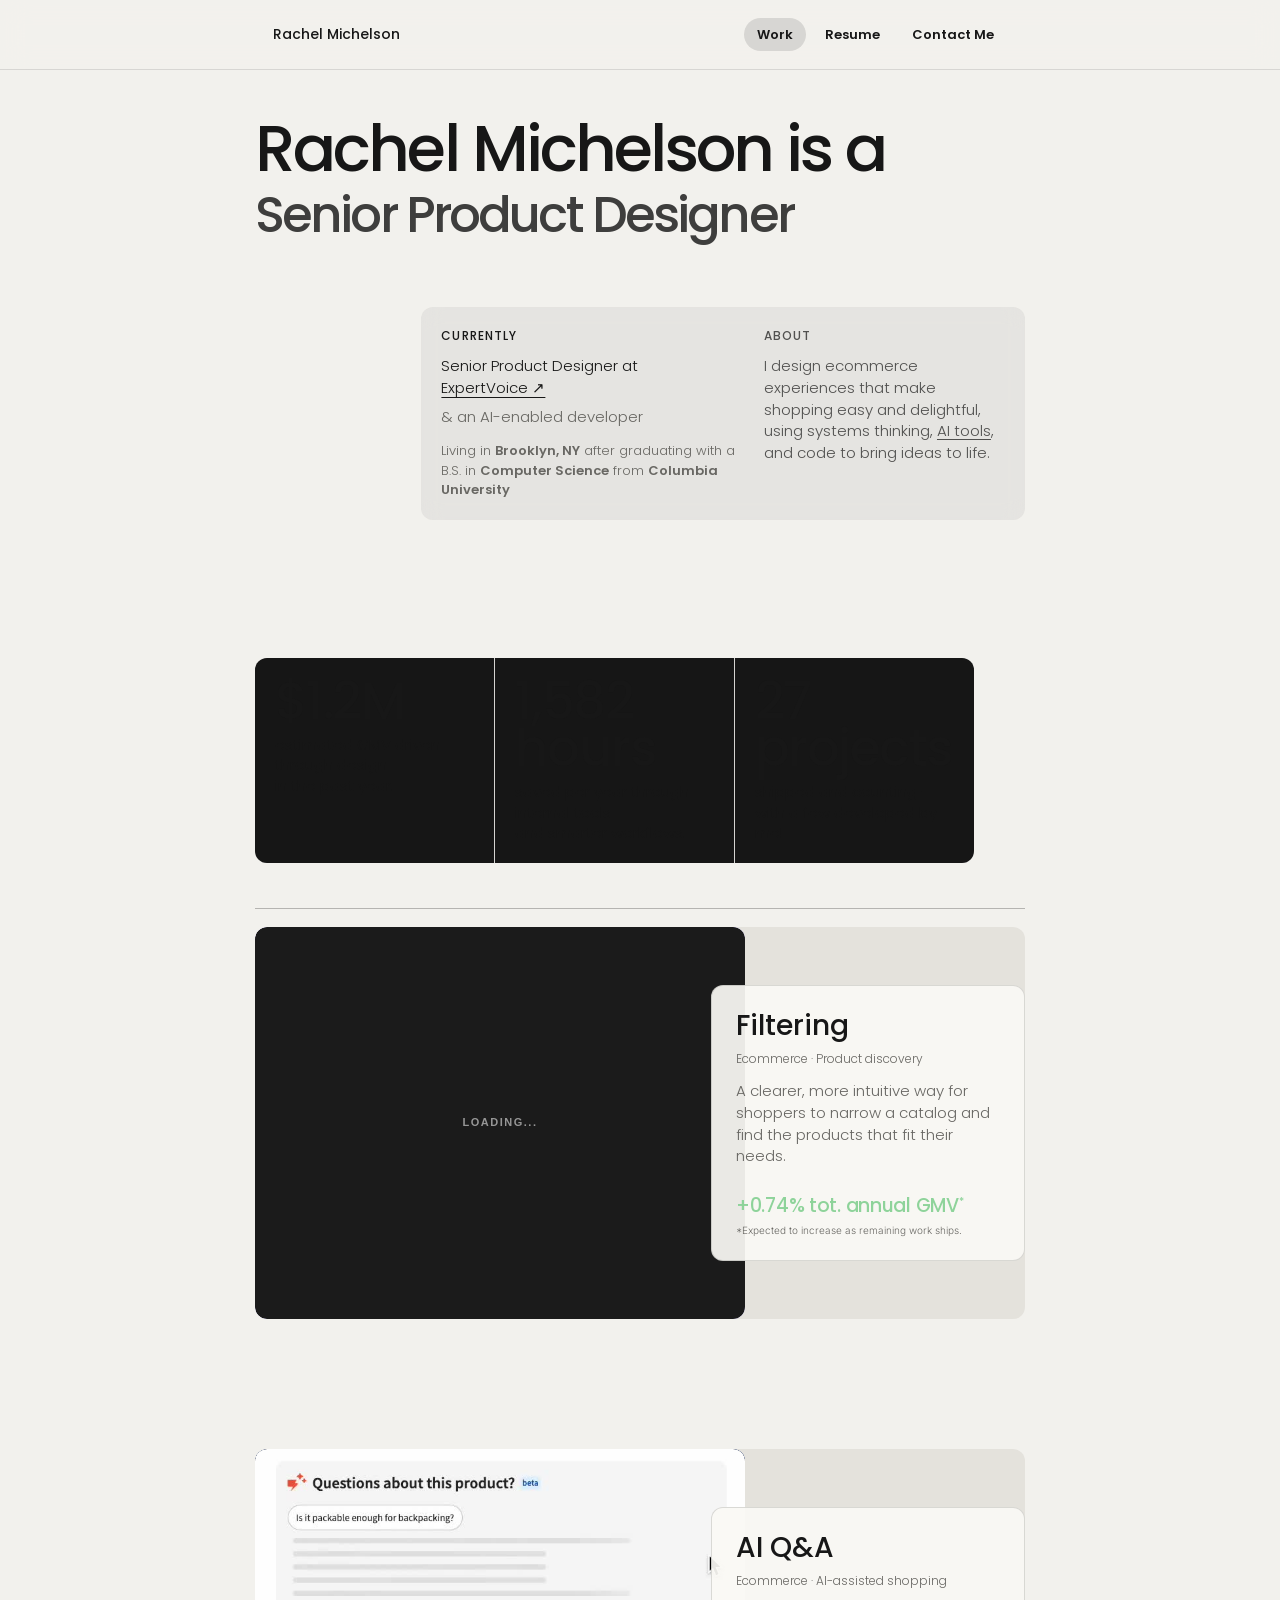
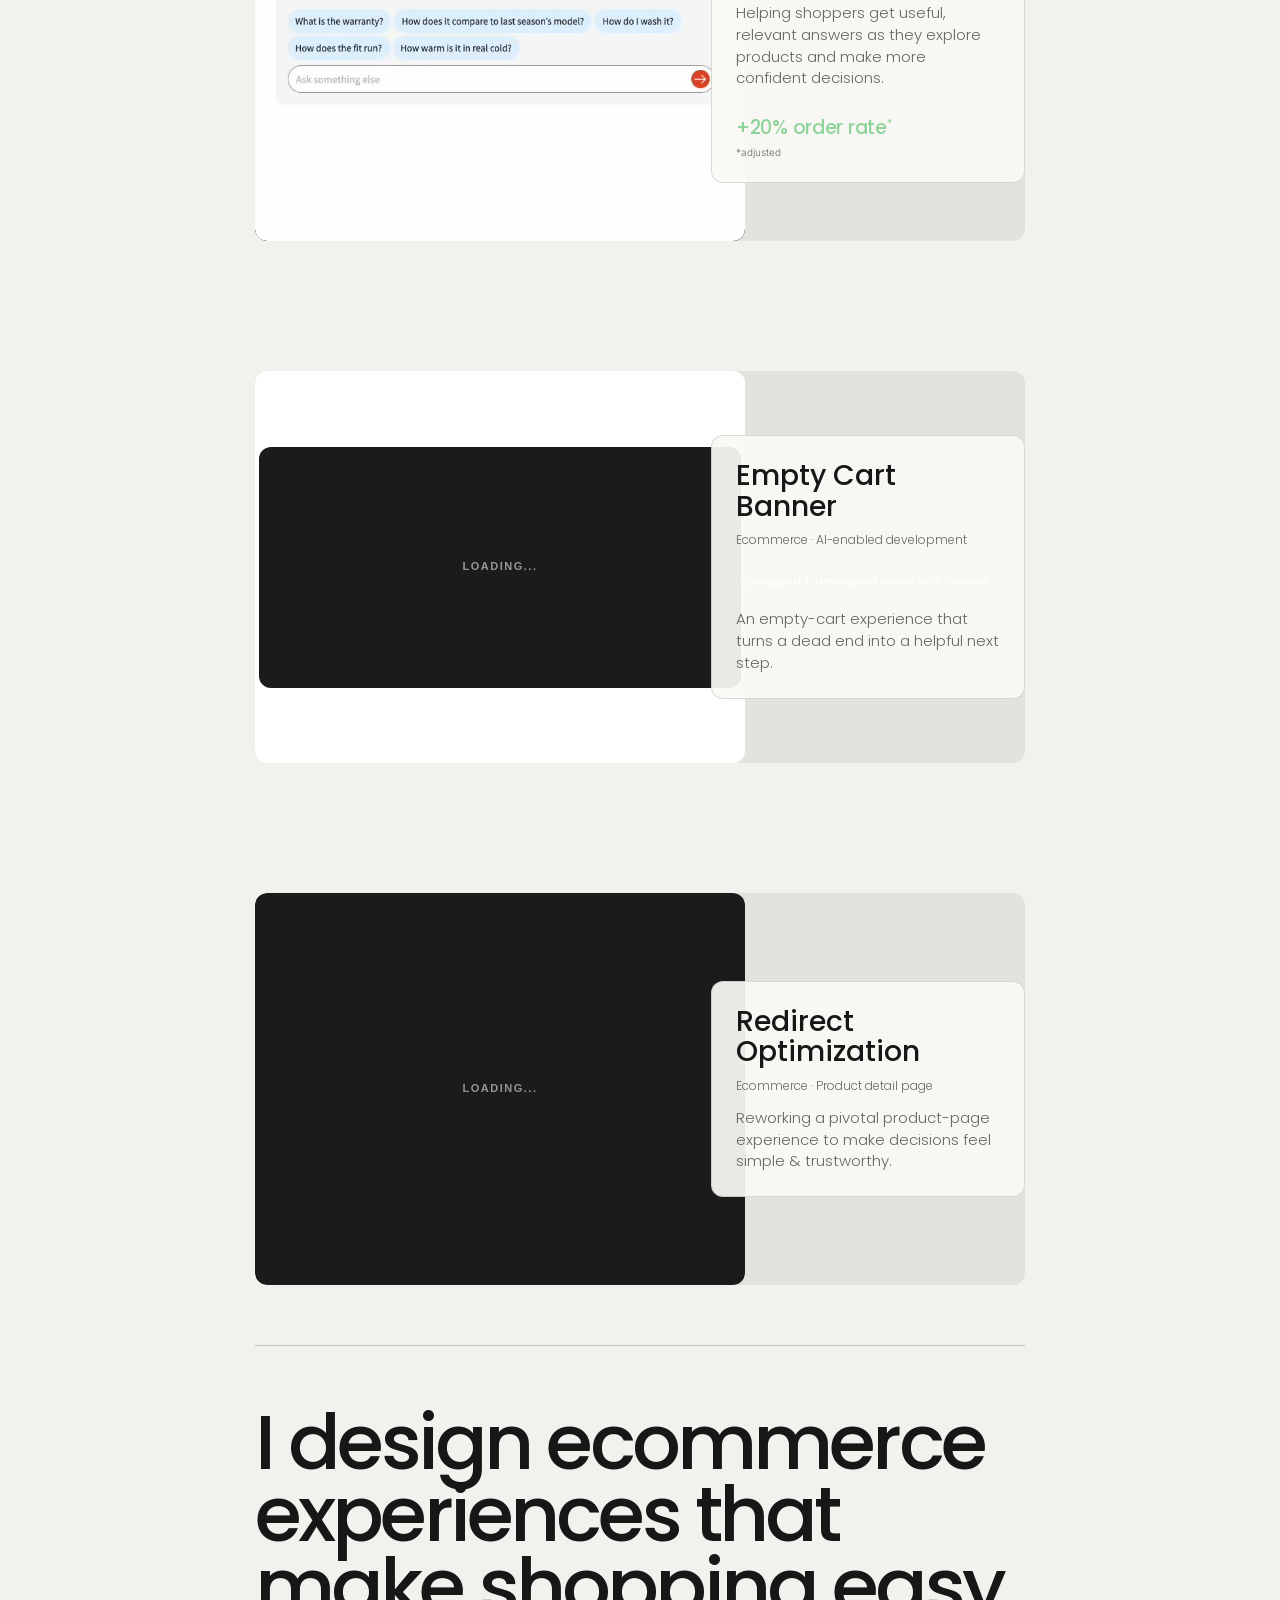
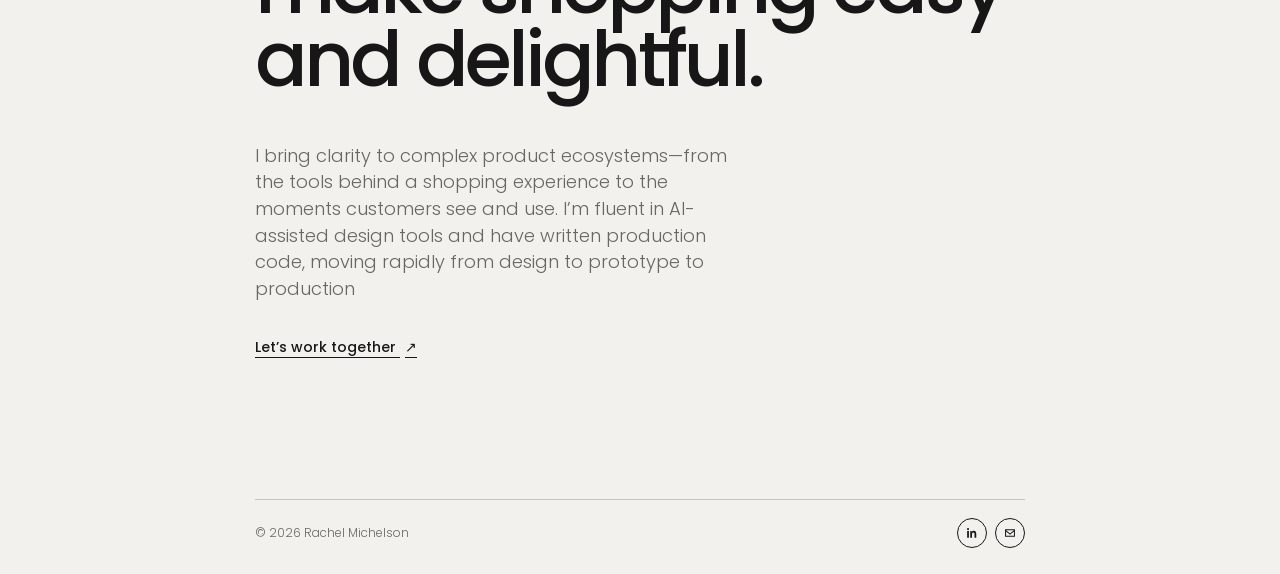
<file: index.html>
<!doctype html>
<html lang="en">
  <head>
    <meta charset="UTF-8" />
    <meta name="viewport" content="width=device-width, initial-scale=1.0" />
    <meta name="description" content="Rachel Michelson — Senior Product Designer." />
    <title>Rachel Michelson — Product Designer</title>
    <link rel="preconnect" href="https://fonts.googleapis.com" />
    <link rel="preconnect" href="https://fonts.gstatic.com" crossorigin />
    <link href="https://fonts.googleapis.com/css2?family=Inter:wght@300;400;500;700&family=Poppins:wght@300;400;500;600;700&display=swap" rel="stylesheet" />
    <link rel="stylesheet" href="styles.css" />
  </head>
  <body class="inspo">
    <main>
      <nav class="site-nav" aria-label="Main navigation">
        <div class="site-nav-inner">
          <a class="wordmark" href="#top">Rachel Michelson</a>
          <div class="nav-links">
            <a class="nav-tab active" href="#work">Work</a>
            <a class="nav-tab" href="resume.html">Resume</a>
            <a class="nav-tab" href="#contact" data-contact-open>Contact Me</a>
          </div>
        </div>
      </nav>

      <section class="hero" id="top" aria-labelledby="intro-title">
        <h1 id="intro-title"><span class="hero-name-line">Rachel Michelson is <span class="role-article">a</span></span><br /><span class="role-rotator" aria-live="polite">Senior Product Designer</span></h1>
        <div class="intro-details">
          <div>
            <p class="eyebrow">Currently</p>
            <p>Senior Product Designer at <a class="tooltip-trigger" href="https://www.expertvoice.com/" target="_blank" rel="noreferrer">ExpertVoice ↗<span class="tooltip-copy" role="tooltip">A shopping platform that connects brands with industry experts, giving those experts exclusive deals in exchange for authentic product knowledge and advocacy.</span></a></p>
            <small class="current-note">&amp; an AI-enabled developer</small>
            <p class="current-location">Living in <strong>Brooklyn, NY</strong> after graduating with a B.S. in <strong>Computer Science</strong> from <strong>Columbia University</strong></p>
          </div>
          <div>
            <p class="eyebrow">About</p>
            <p>I design ecommerce experiences that make shopping easy and delightful, using systems thinking, <span class="tooltip-trigger" tabindex="0">AI tools<span class="tooltip-copy" role="tooltip">Claude Code + custom plugins, Figma Make, and more.</span></span>, and code to bring ideas to life.</p>
          </div>
        </div>
        <div class="impact-stats" aria-label="Design impact highlights">
          <p class="impact"><strong>$1.2M</strong>estimated GMV driven through design<br />in the past year.</p>
          <p class="impact"><strong>1,582 hours</strong>saved per year through internal tools<br />and smarter workflows.</p>
          <p class="impact"><strong>27 projects</strong>shipped and counting — with a few developed by me!</p>
        </div>
      </section>

      <section class="work" id="work" aria-label="Selected work">
        <div class="projects" id="projects" aria-live="polite">
          <article class="project-card b2c visible">
            <a href="projects/filtering.html" class="project-link" aria-label="View Filtering project">
              <div class="project-image project-video lavender"><span>01</span><video width="1244" height="548" autoplay muted loop playsinline preload="metadata" aria-label="Filtering project preview"><source src="assets/filtering2.mp4" type="video/mp4" /></video></div>
              <div class="project-copy"><div class="project-meta"><h3>Filtering</h3><p>Ecommerce · Product discovery</p></div><p class="project-description">A clearer, more intuitive way for shoppers to narrow a catalog and find the products that fit their needs.</p><p class="project-impact"><strong>+0.74% tot. annual GMV<sup>*</sup></strong><small>*Expected to increase as remaining work ships.</small></p></div>
            </a>
          </article>
          <article class="project-card b2c visible">
            <a href="projects/ai-qa.html" class="project-link" data-case-modal="ai-qa" aria-label="View AI Q&A project">
              <div class="project-image project-video cobalt"><span>02</span><video width="748" height="792" autoplay muted loop playsinline preload="metadata" poster="assets/ai-q-and-a-cover.jpg" aria-label="AI Q&A project preview"><source src="assets/ai-q-and-a.mp4" type="video/mp4" /></video></div>
              <div class="project-copy"><div class="project-meta"><h3>AI Q&amp;A</h3><p>Ecommerce · AI-assisted shopping</p></div><p class="project-description">Helping shoppers get useful, relevant answers as they explore products and make more confident decisions.</p><p class="project-impact"><strong>+20% order rate<sup>*</sup></strong><small>*adjusted</small></p></div>
            </a>
          </article>
          <article class="project-card b2c visible">
            <a href="#" class="project-link" data-case-modal="empty-cart" aria-label="View Empty Cart Banner project">
              <div class="project-image empty-cart-cover"><span>03</span><video width="1150" height="640" autoplay muted loop playsinline preload="metadata" aria-label="Empty Cart Banner live interaction"><source src="assets/empty-cart-live.mp4" type="video/mp4" /></video></div>
              <div class="project-copy"><div class="project-meta"><h3>Empty Cart Banner</h3><p>Ecommerce · AI-enabled development</p></div><p class="project-callout">Designed + developed by me with Claude</p><p class="project-description">An empty-cart experience that turns a dead end into a helpful next step.</p></div>
            </a>
          </article>
          <article class="project-card b2c visible">
            <a href="projects/redirect-pdp.html" class="project-link" aria-label="View Redirect Optimization project">
              <div class="project-image project-video redirect-preview seafoam"><span>04</span><video width="1042" height="590" autoplay muted loop playsinline preload="metadata" aria-label="Redirect Optimization discount code preview"><source src="assets/redirect/discount-code.mp4" type="video/mp4" /></video></div>
              <div class="project-copy"><div class="project-meta"><h3>Redirect Optimization</h3><p>Ecommerce · Product detail page</p></div><p class="project-description">Reworking a pivotal product-page experience to make decisions feel simple &amp; trustworthy.</p></div>
            </a>
          </article>
        </div>
      </section>

      <section class="about" aria-labelledby="about-title">
        <div class="about-copy">
          <h2 id="about-title">I design ecommerce experiences that make shopping easy and delightful.</h2>
          <p>I bring clarity to complex product ecosystems—from the tools behind a shopping experience to the moments customers see and use. I’m fluent in AI-assisted design tools and have written production code, moving rapidly from design to prototype to production</p>
          <a class="text-link" href="#contact" data-contact-open>Let’s work together <span aria-hidden="true">↗</span></a>
        </div>
      </section>
    </main>
    <footer>
      <p>© 2026 Rachel Michelson</p>
      <div class="footer-links" aria-label="Social links">
        <a class="footer-icon" href="https://www.linkedin.com/in/rachelxmichelson/" target="_blank" rel="noreferrer" aria-label="LinkedIn">
          <svg viewBox="0 0 24 24" aria-hidden="true"><path d="M5.2 3.5a1.8 1.8 0 1 1 0 3.6 1.8 1.8 0 0 1 0-3.6ZM3.7 8.6h3V20h-3V8.6Zm4.9 0h2.9v1.6h.1c.4-.8 1.4-2 3.4-2 3.6 0 4.3 2.4 4.3 5.5V20h-3v-5.7c0-1.4 0-3.2-2-3.2s-2.3 1.5-2.3 3.1V20h-3V8.6Z" /></svg>
        </a>
        <a class="footer-icon" href="#contact" data-contact-open aria-label="View Rachel Michelson’s contact details">
          <svg viewBox="0 0 24 24" aria-hidden="true"><path d="M3.5 5.5h17v13h-17v-13Zm1.8 1.7 6.7 5.5 6.7-5.5H5.3Zm13.5 9.6v-7.4L12 15l-6.7-5.6v7.4h13.5Z" /></svg>
        </a>
      </div>
    </footer>
    <script src="script.js"></script>
  </body>
</html>
</file>
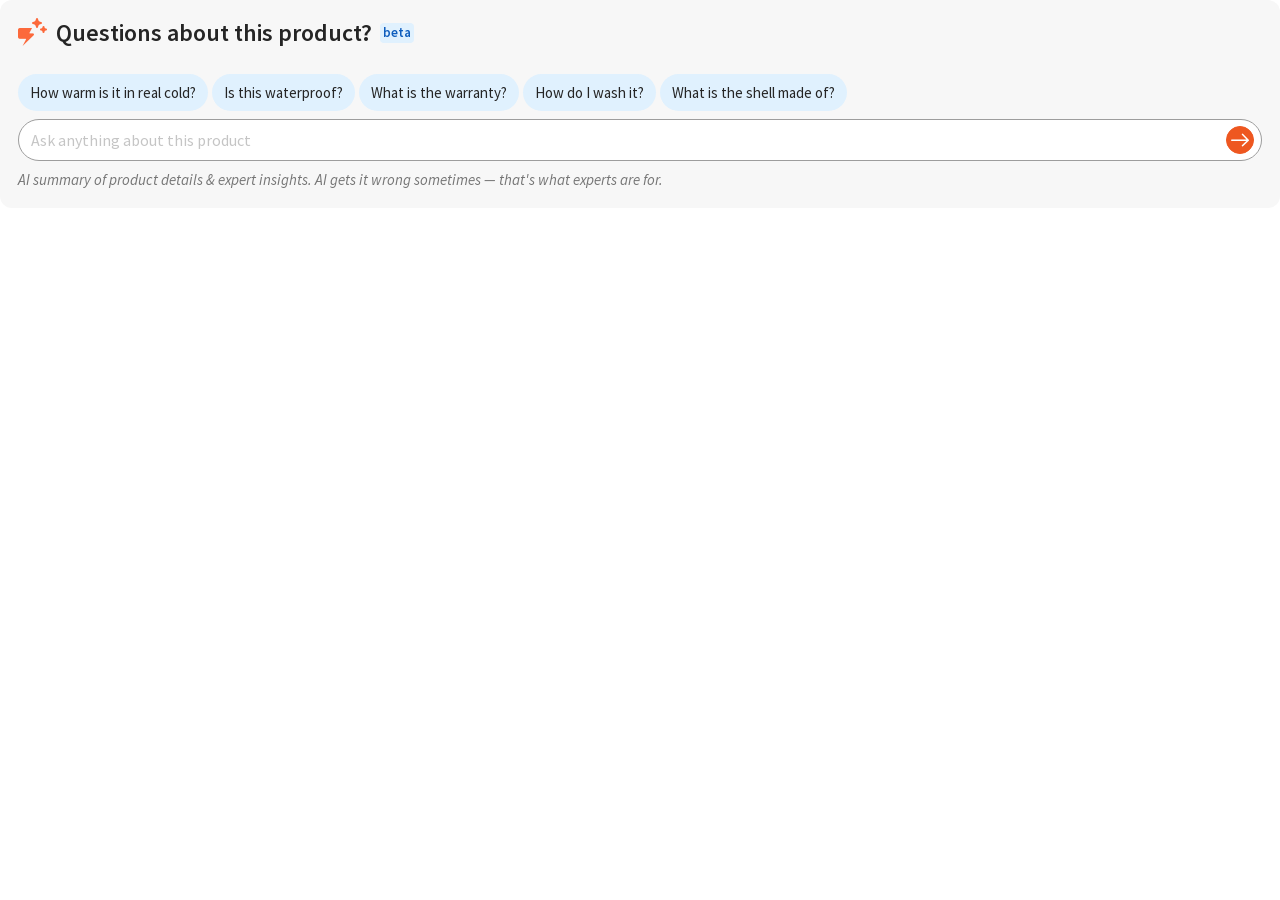
<file: prototypes/ai-qanda/index.html>
<!DOCTYPE html>
<html lang="en">
<head>
  <meta charset="utf-8">
  <meta name="viewport" content="width=device-width, initial-scale=1">
  <title>AI Q&amp;A — PDP Questions Section</title>
  <link rel="stylesheet" href="styles.css">
</head>
<body>
  <main>
    <div class="partition" id="questions">
      <!--
        Faithful recreation of store-web
        src/main/ui/product/components/questions/QuestionsSection.tsx
        Markup mirrors the React output, including the FormField wrapper
        (.validated-input-field) that @exp/components/form/InputField renders.
      -->
      <div class="questions-section" id="questionsSection"
           data-answered="false" data-error="false" data-interacted="false" data-loading="false">

        <div class="questions-header">
          <i class="question-header-icon exp-ux-boltSparkle exp-ux-large"></i>
          <h2 class="questions-heading">Questions about this product?</h2>
          <span class="pill pill-info pill-small beta-pill">beta</span>
        </div>

        <!-- .question-asked / .question-loading / .question-error / .question-conversation render here -->
        <div id="questionsDynamic"></div>

        <div class="question-suggestions" id="questionSuggestions" hidden></div>

        <form class="question-form" name="productQuestionForm" id="questionForm">
          <div class="validated-input-field form-field product-question">
            <!-- autocomplete/1p/lp attributes are prototype-only: they suppress Chrome's
                 saved form-history dropdown and password-manager badges during demos. -->
            <input class="input-field no-label"
                   autocapitalize="off"
                   autocomplete="off"
                   autocorrect="off"
                   data-1p-ignore
                   data-lpignore="true"
                   id="productQuestion"
                   name="productQuestion"
                   placeholder="Ask anything about this product"
                   spellcheck="false"
                   type="text"
                   value="">
          </div>
          <button class="btn-primary btn-small btn-question-submit" type="submit" aria-label="Submit">
            <i class="exp-ux-small exp-ux-arrow-right"></i>
          </button>
        </form>

        <p class="question-disclaimer" id="questionDisclaimer">
          AI summary of product details &amp; expert insights. AI gets it wrong sometimes — that's what experts are for.
        </p>
      </div>
    </div>
  </main>

  <script src="script.js"></script>
</body>
</html>
</file>
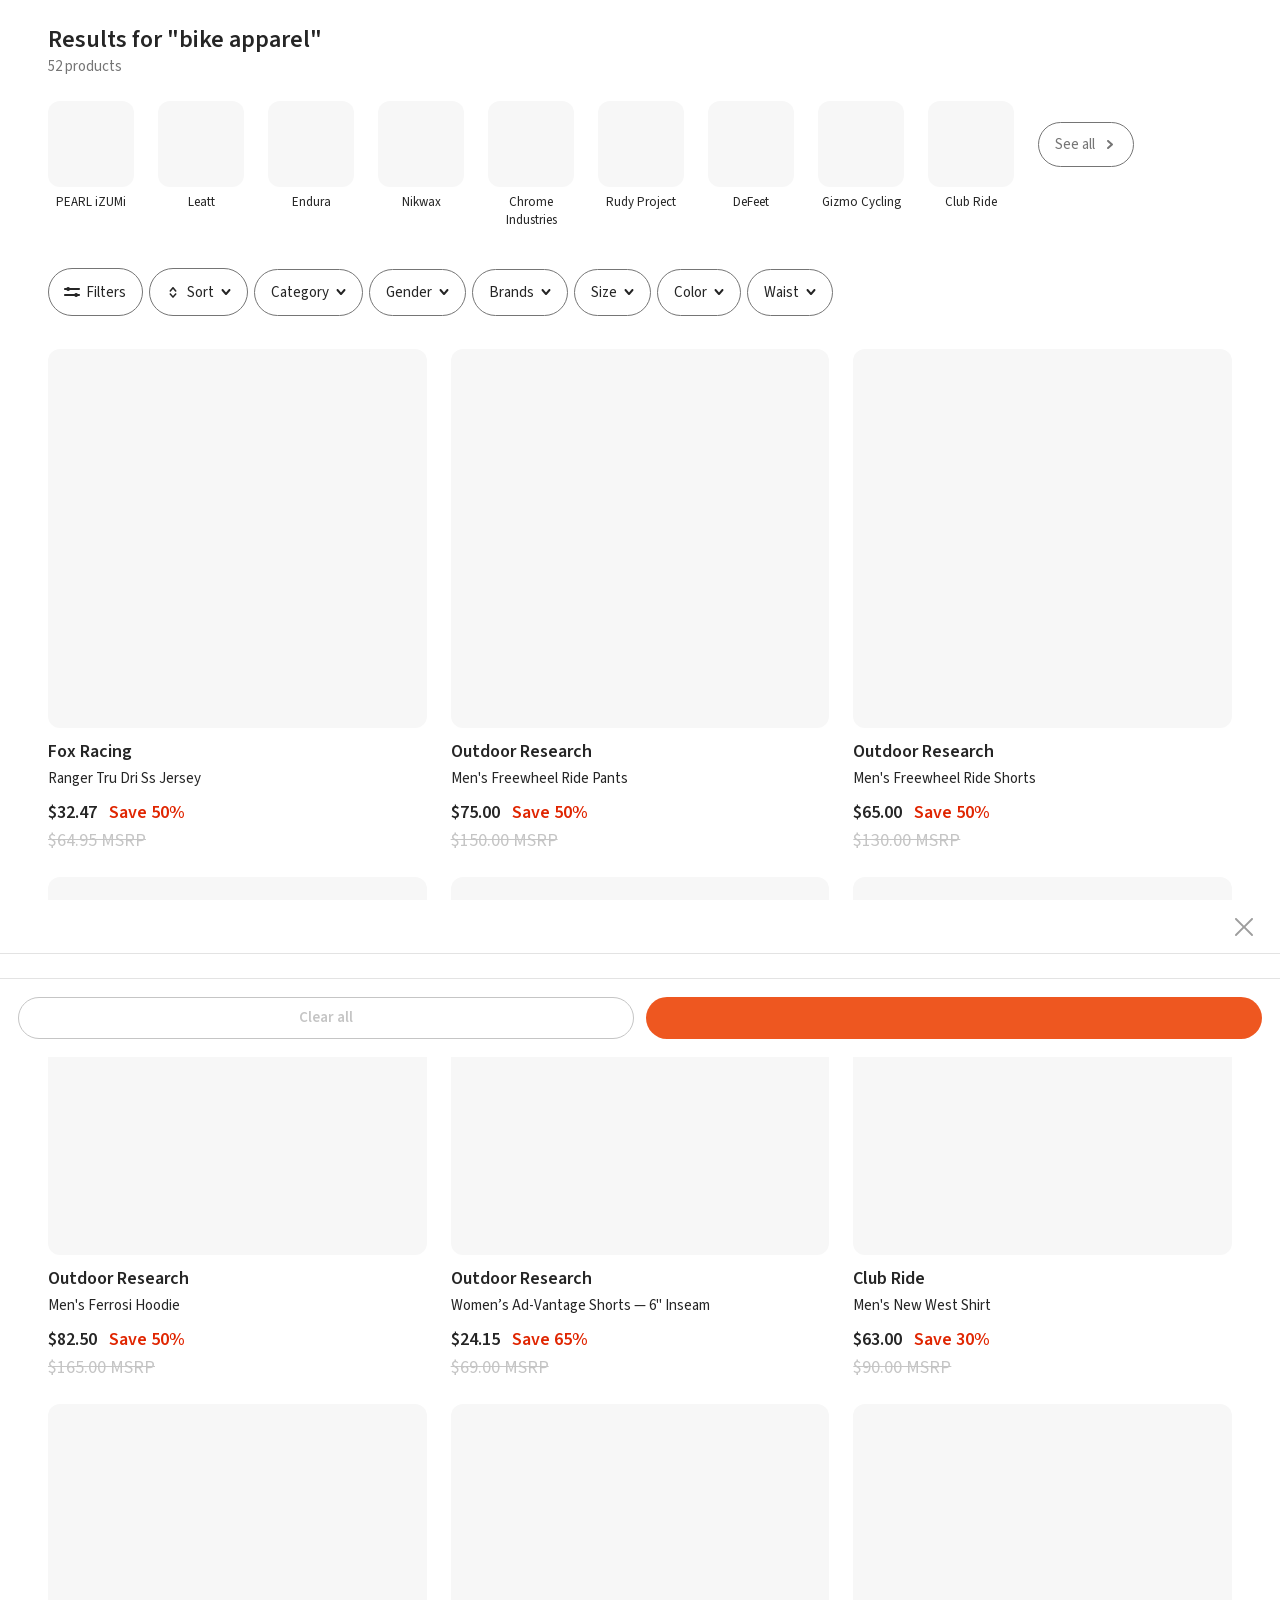
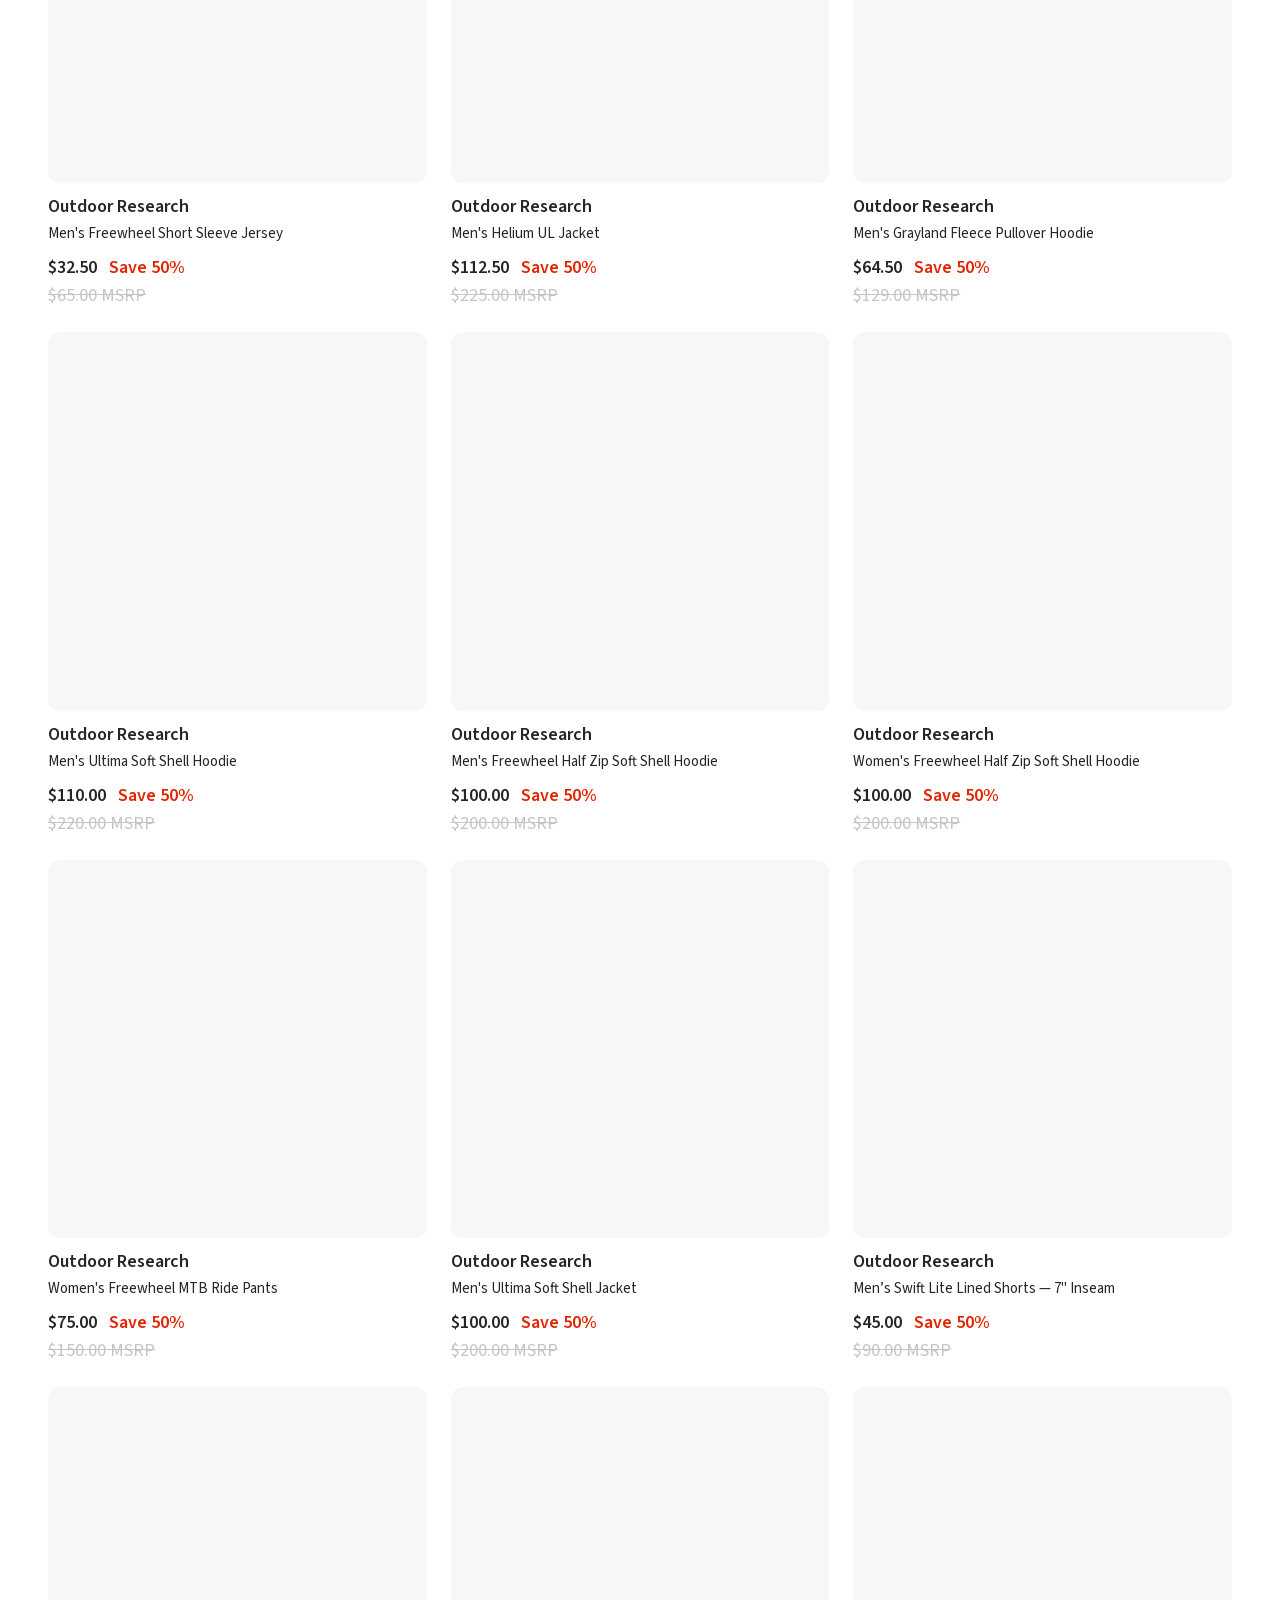
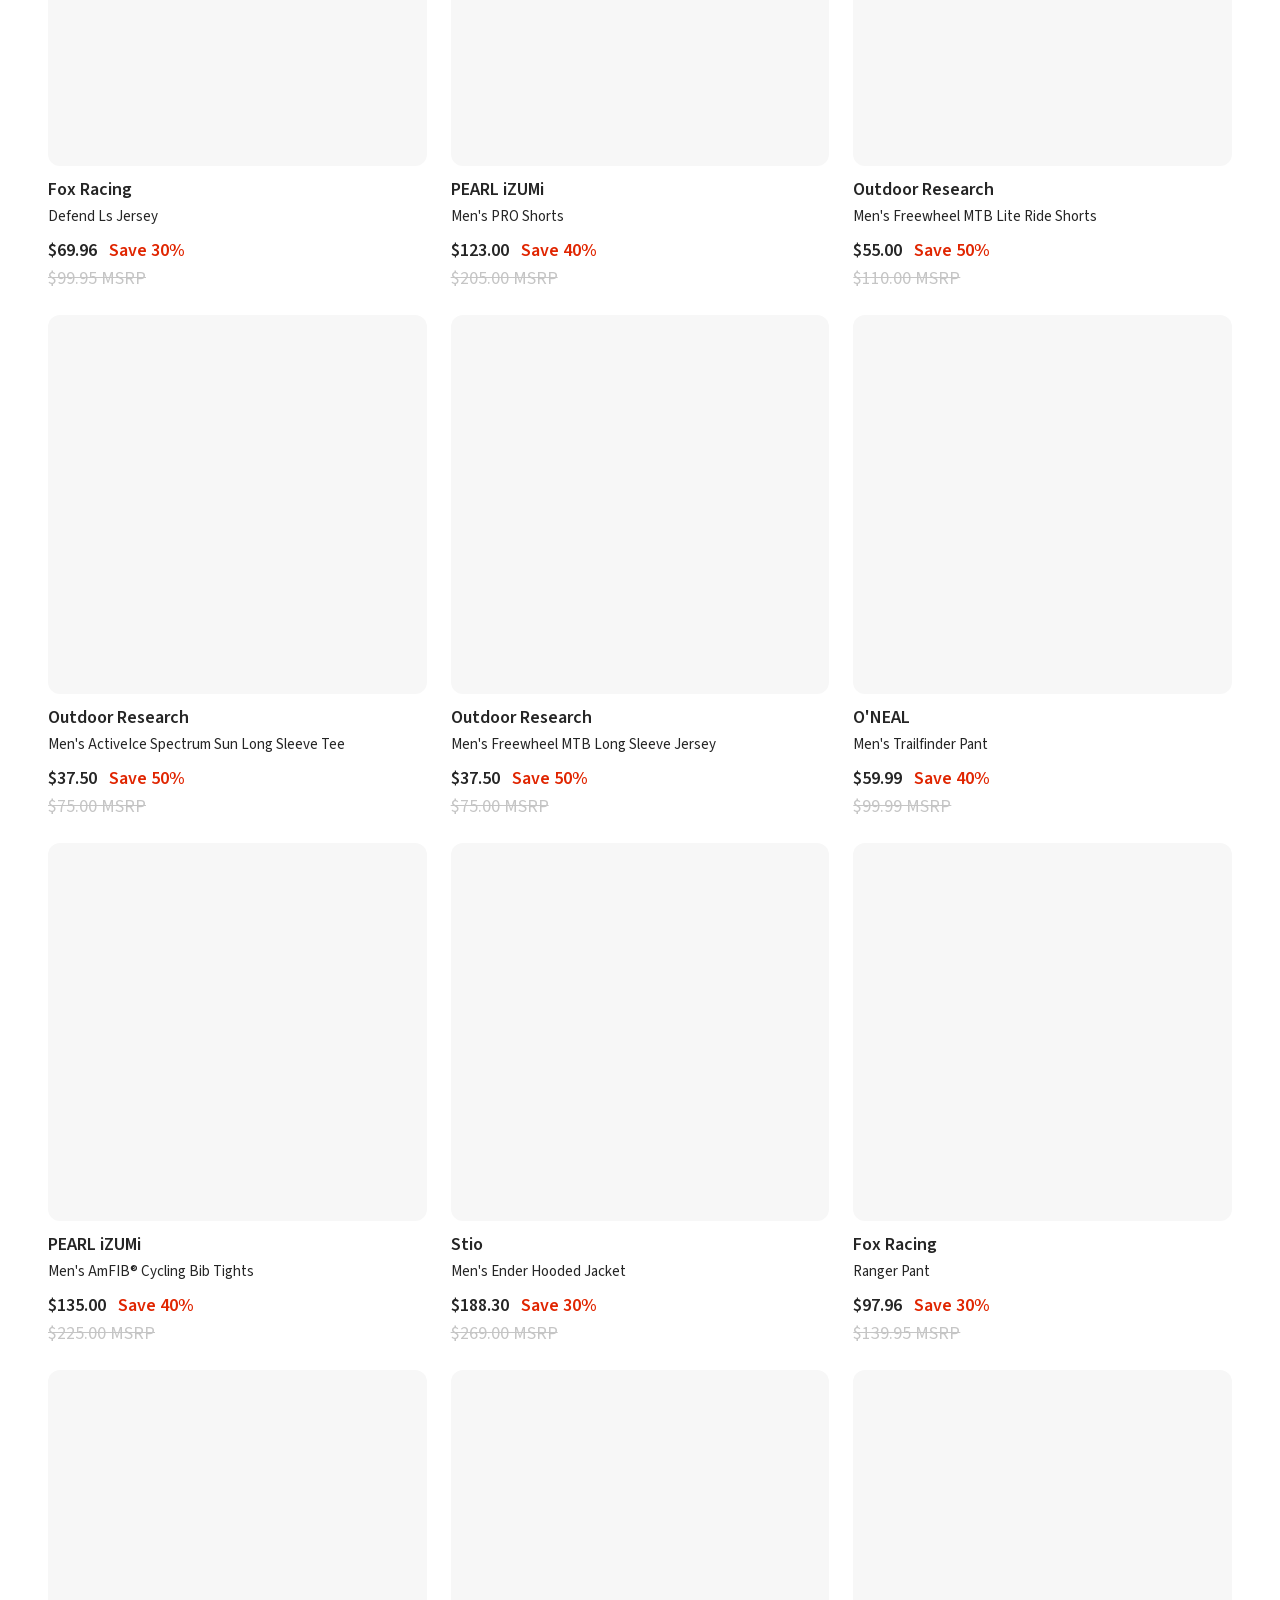
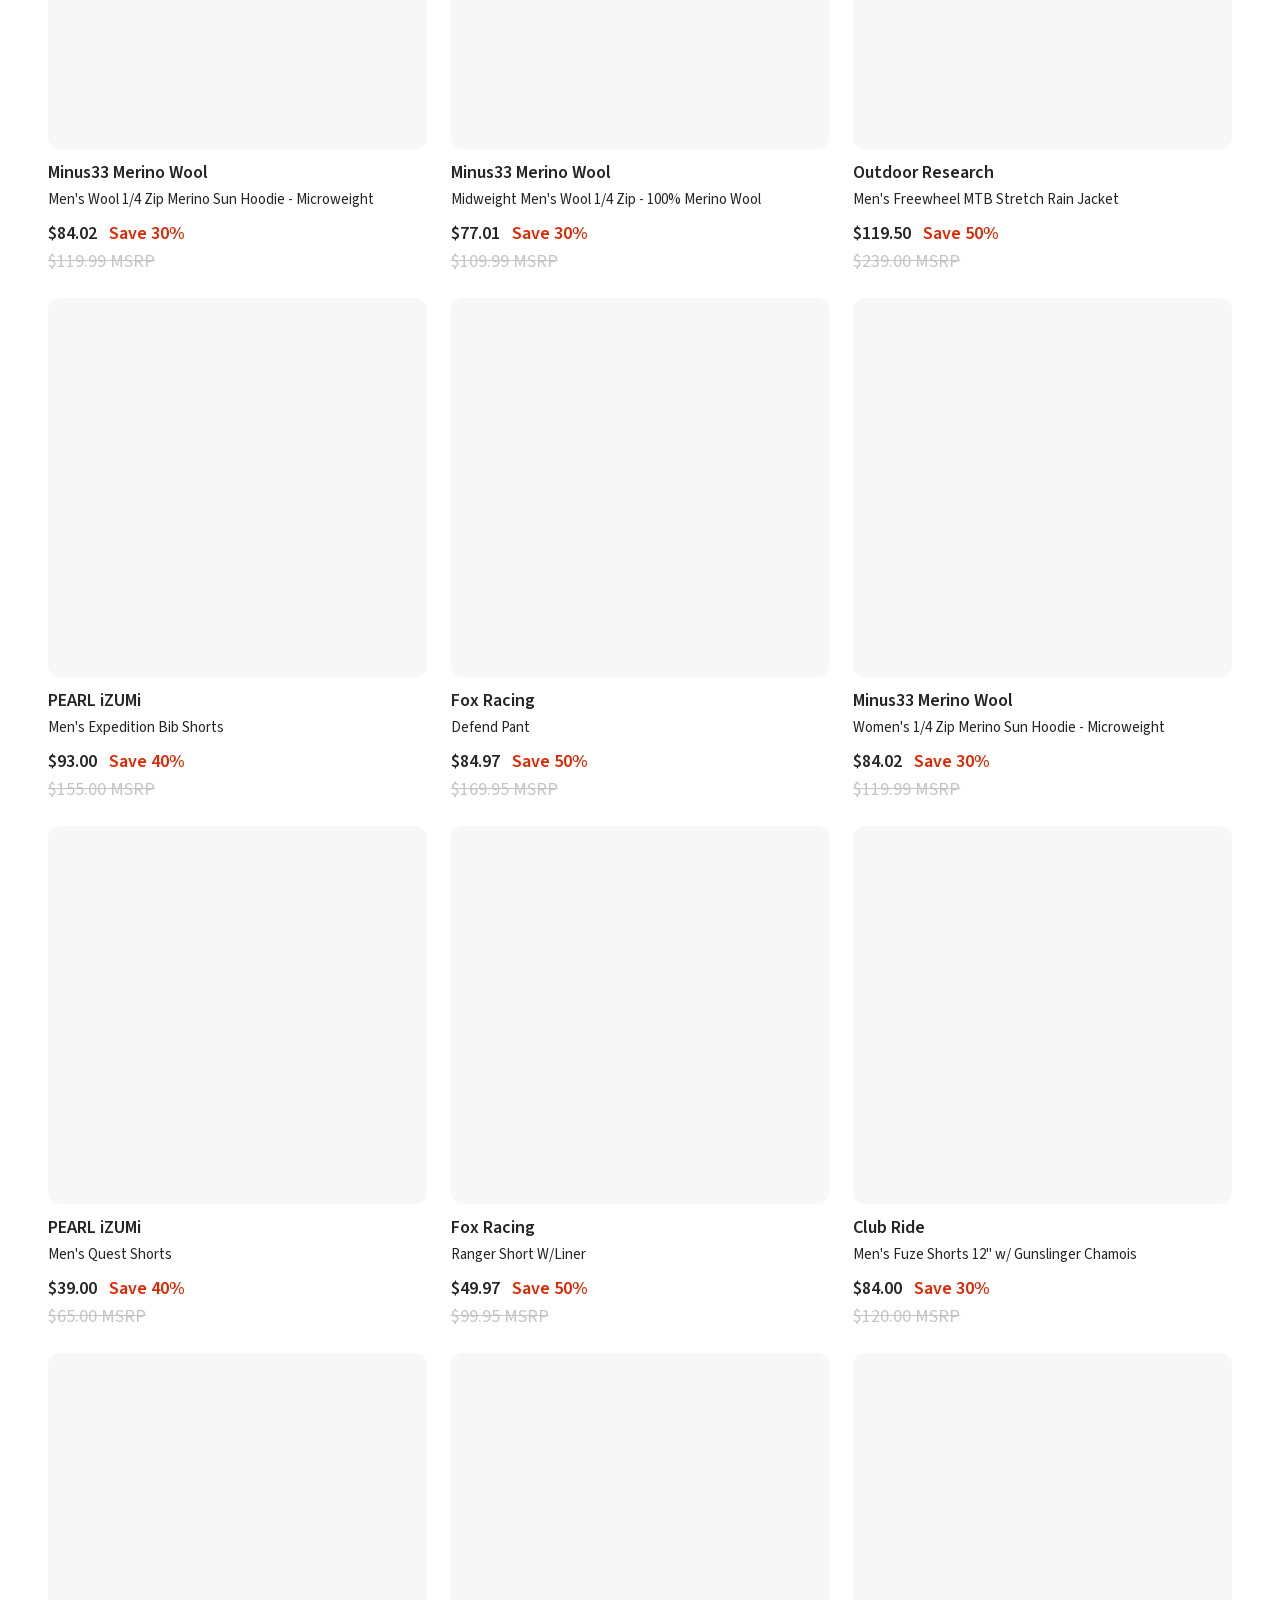
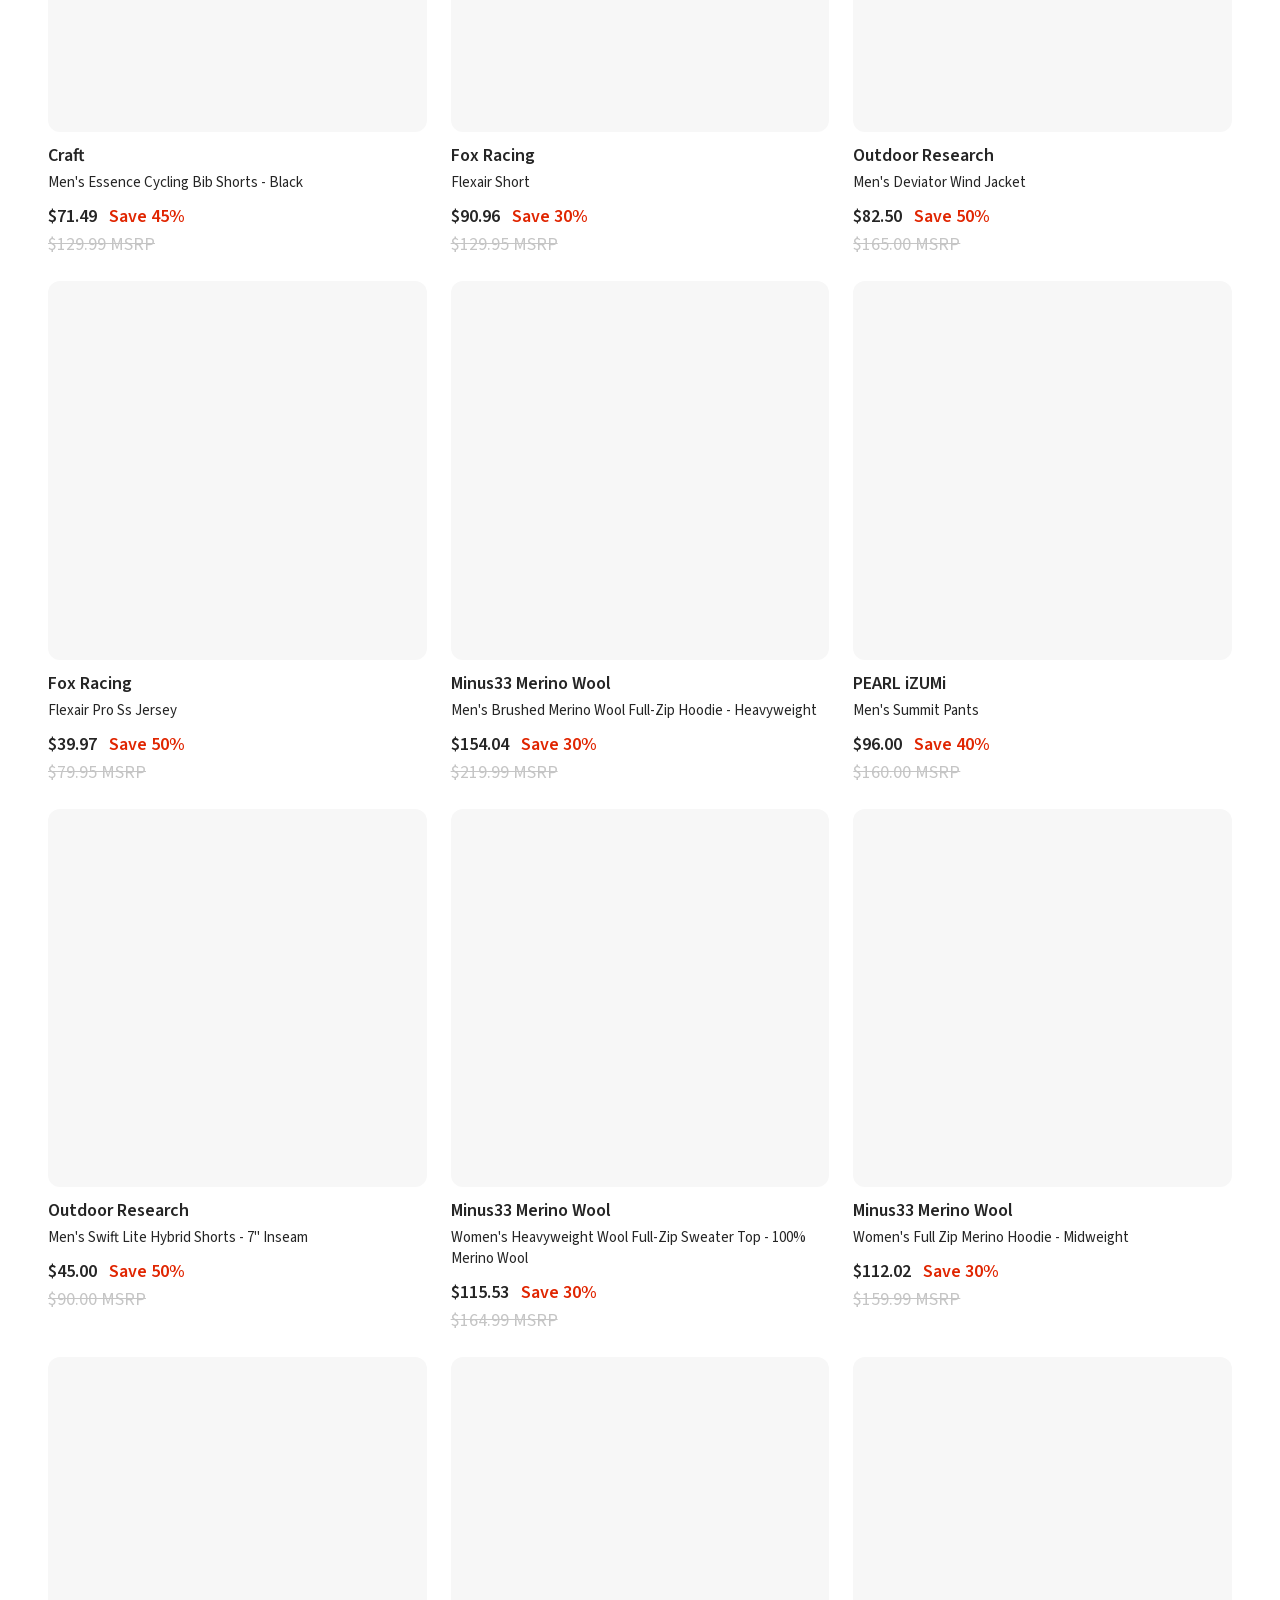
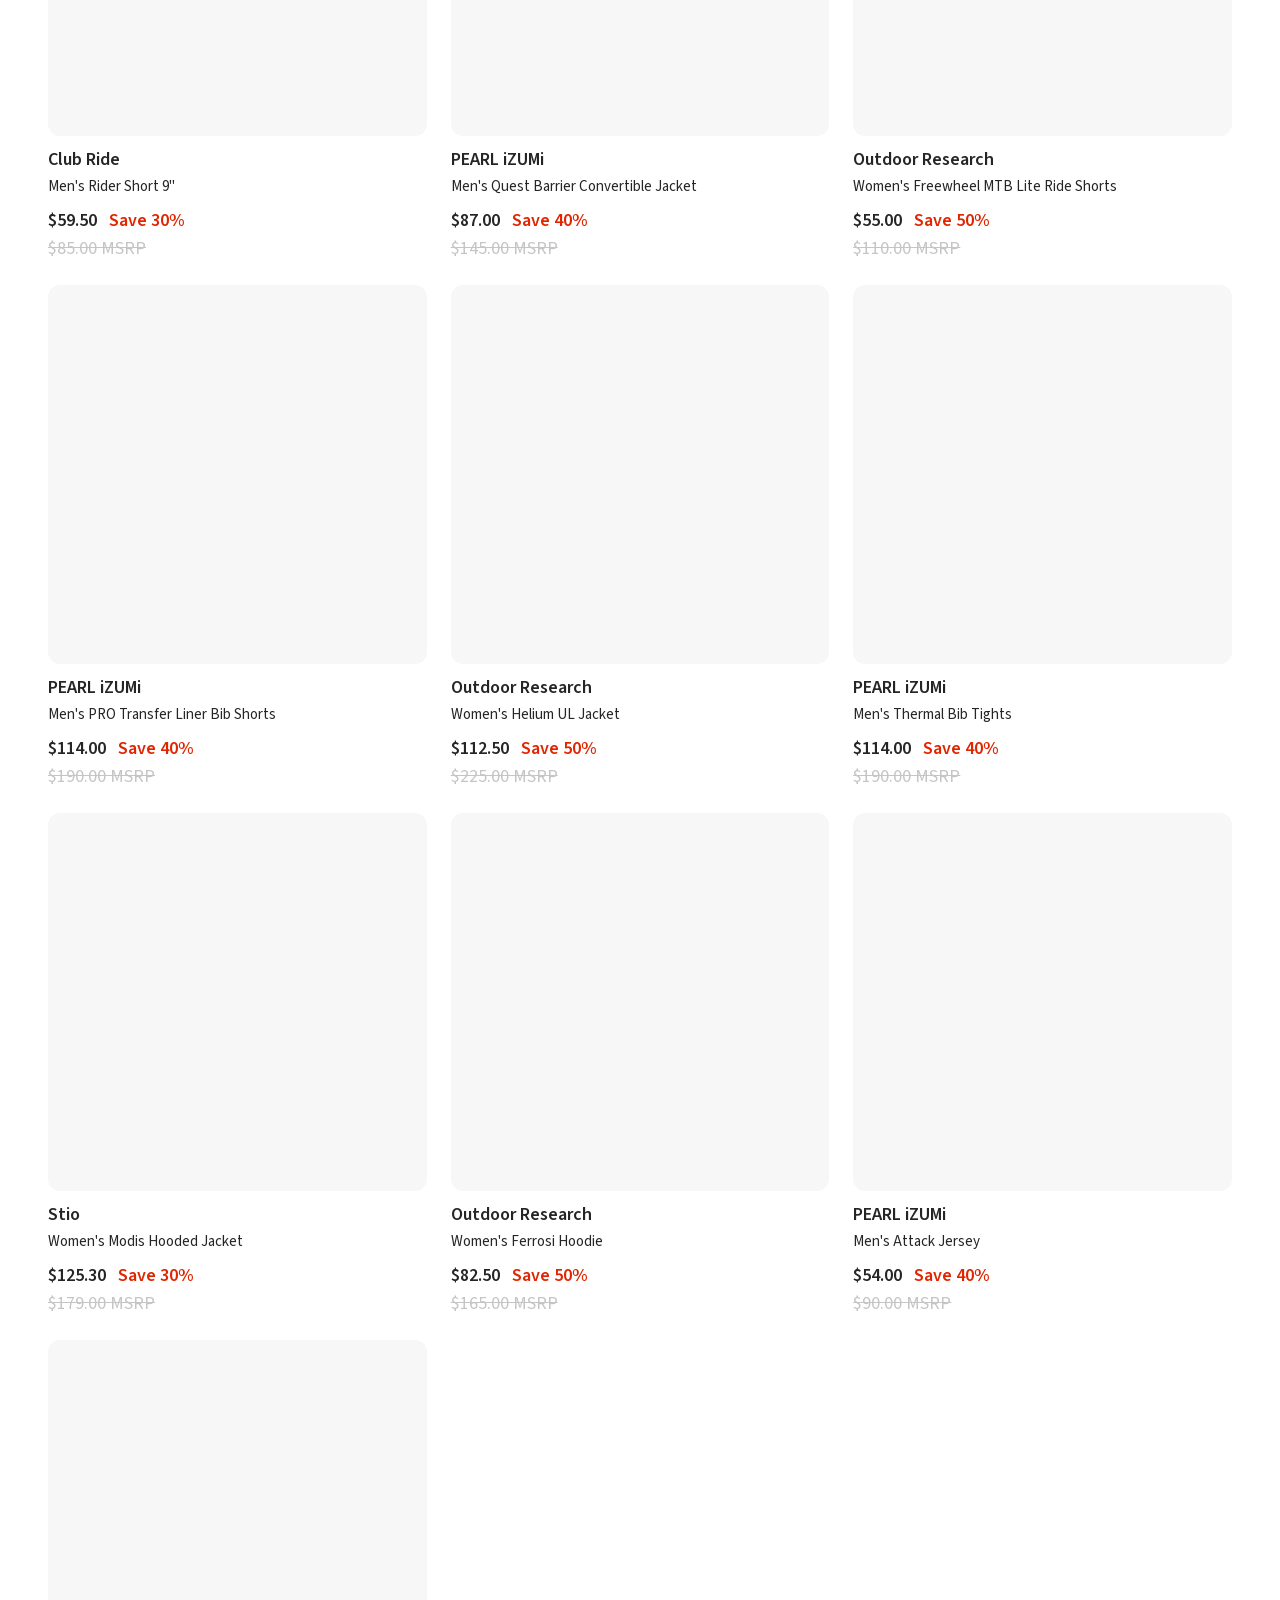
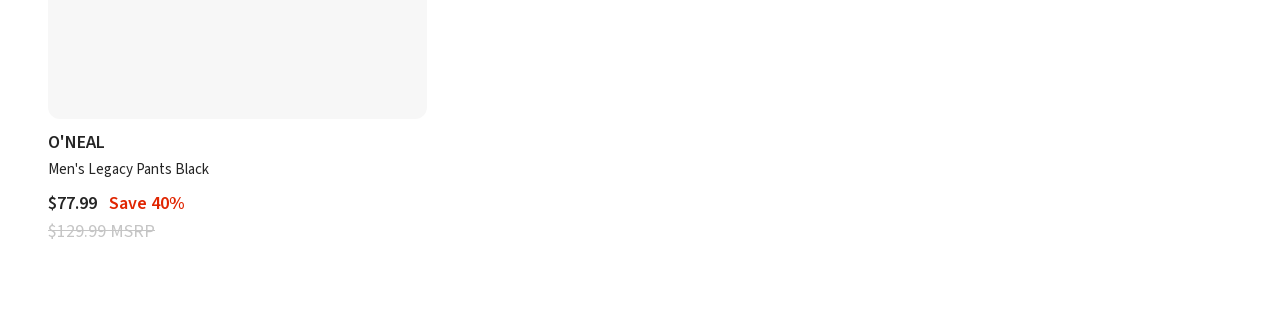
<file: prototypes/filter-pills-final/index.html>
<!DOCTYPE html>
<html lang="en">
<head>
  <meta charset="UTF-8">
  <meta name="viewport" content="width=device-width, initial-scale=1.0">
  <title>Filter Pills Demo — Search PLP</title>
  <link rel="stylesheet" href="styles.css">
</head>
<body>

<!-- ── Mobile nav — Figma iYqedQS2TuLL3JBkbgw7ak 1450:8421 "Web /Expert Nav" ──
     Mobile only. The desktop prototype deliberately carries no header (see README),
     so every rule for this block lives inside the §11 mobile media query. -->
<header class="mnav">
  <div class="mnav-bar">
    <span class="mnav-logo" aria-hidden="true">
      <svg width="25.82" height="30" viewBox="0 0 25.8155 30" fill="none"><path d="M7.35699 30L25.2848 12.0728C26.4186 10.939 25.6156 8.99989 24.0119 8.99989H19.0363C18.5883 8.99989 18.2983 8.52656 18.5016 8.12751L22.6431 0H3.00016C1.34316 0 0 1.34312 0 3.00006V15C0 16.6569 1.34316 18.0001 3.00016 18.0001H12.4921C12.9401 18.0001 13.23 18.4734 13.0268 18.8724L7.35671 30H7.35699Z" fill="#FC693B"/></svg>
    </span>
    <div class="mnav-search">
      <span class="mnav-search-icon">
        <svg width="17" height="18" viewBox="0 0 17 18" fill="none"><path d="M12.293 13.293C12.684 12.902 13.316 12.902 13.707 13.293L16.707 16.293C17.098 16.684 17.098 17.316 16.707 17.707C16.512 17.902 16.256 18 16 18C15.744 18 15.488 17.902 15.293 17.707L12.293 14.707C11.902 14.316 11.902 13.684 12.293 13.293ZM7 0C10.86 0 14 3.141 14 7C14 10.859 10.86 14 7 14C3.14 14 0 10.859 0 7C0 3.141 3.14 0 7 0ZM7 2C4.243 2 2 4.243 2 7C2 9.757 4.243 12 7 12C9.757 12 12 9.757 12 7C12 4.243 9.757 2 7 2Z" fill="#757575"/></svg>
      </span>
      <span class="mnav-search-term">bike apparel</span>
    </div>
    <div class="mnav-courtesy">
      <button class="mnav-icon-btn" aria-label="Notifications">
        <svg width="14" height="18" viewBox="0 0 14 18" fill="none"><path d="M9 16C9 17.1046 8.10457 18 7 18C5.89543 18 5 17.1046 5 16H9ZM7.0498 0C8.18164 8.67029e-05 9.03516 0.860057 9.03516 2C9.03516 2.093 9.00606 2.15921 8.99414 2.24121C13.0061 3.33641 13.0068 7.90107 13.0068 10C13.0068 12.254 13.8074 13.4082 14 13.4082V14.9893L13.0068 15H0V13.3984C0.298842 13.3984 1.0918 12.254 1.0918 10C1.0918 7.905 1.09246 3.35012 5.08594 2.24512C5.07502 2.16712 5.06348 2.089 5.06348 2C5.06348 0.86 5.91789 0 7.0498 0ZM7.09961 4C3.75393 4.00016 3.09961 6.20014 3.09961 10C3.09961 11.2599 2.90025 12.259 2.36035 13H11.8398C11.2999 12.259 11.0996 11.26 11.0996 10C11.0996 6.2 10.4456 4 7.09961 4Z" fill="#757575"/></svg>
      </button>
      <button class="mnav-icon-btn" aria-label="Cart">
        <svg width="18" height="18" viewBox="0 0 18.0001 17.9714" fill="none"><path d="M8.00015 15.9997C7.97715 16.7917 7.42515 17.9714 6.00015 17.9714C4.5754 17.9712 4.02315 16.7917 4.00015 15.9997H8.00015ZM15.0001 15.9997C14.9771 16.7917 14.4251 17.9714 13.0001 17.9714C11.5754 17.9712 11.0231 16.7917 11.0001 15.9997H15.0001ZM1.0773 0.00167424C1.4863 0.0326742 3.54409 0.266307 3.96109 1.72531C4.21614 2.61571 4.81823 9.7508 4.99722 11.9167L5.06265 12.7077L4.30679 12.9509C4.27181 12.9629 4.23151 12.9788 4.19253 12.9987H17.0001C17.5521 12.9987 18.0001 13.4458 18.0001 13.9987C18.0001 14.5517 17.5521 14.9987 17.0001 14.9987H4.00015C3.25311 14.9987 2.00015 14.7385 2.00015 12.9987C2.00019 12.2878 2.42749 11.754 2.94742 11.406C2.60148 7.2638 2.18034 2.8227 2.03726 2.26925C1.95026 2.20725 1.37 2.02981 0.923001 1.99581C0.372241 1.95257 -0.0399082 1.47244 0.0030793 0.921596C0.0451818 0.370769 0.528448 -0.0292178 1.0773 0.00167424ZM16.0001 2.99874C17.4021 2.99874 18.0001 3.59681 18.0001 4.99874V8.99874C18.0001 10.4296 17.1397 10.6939 16.3068 10.9509C15.4589 11.2119 9.0405 11.8158 7.09195 11.9948L6.90933 10.0027C10.8184 9.64373 15.1795 9.18585 15.7121 9.04074C15.8099 9.01077 15.9132 8.97887 16.0001 8.95089V4.99874H6.26284L6.04995 2.99874H16.0001Z" fill="#757575"/></svg>
      </button>
    </div>
  </div>
  <nav class="mnav-tabs" aria-label="Primary">
    <button class="mnav-tab">Home</button>
    <button class="mnav-tab">Brands</button>
    <button class="mnav-tab">Shop</button>
    <span class="mnav-avatar"><img src="images/avatar.png" alt="Account"></span>
  </nav>
</header>

<div class="page">
  <div class="search-header">
    <h1 class="search-title">Results for "bike apparel"</h1>
    <div class="result-count" id="resultCount"></div>
  </div>

  <div class="brand-row" id="brandRow"></div>
  <!-- §11 — on mobile "See all" drops below the scrolling strip (1450:8454) -->
  <div class="brand-see-all" id="brandSeeAll"></div>

  <div class="filter-section">
    <div class="pills-scroll-wrap" id="pillsScrollWrap">
      <div class="pills-row" id="pillsRow"></div>
      <button class="scroll-btn scroll-btn--left" id="pillsScrollLeft" aria-label="Scroll left" hidden>
        <svg width="6" height="9" viewBox="0 0 6 9" fill="none"><path d="M5 1L1.5 4.5L5 8" stroke="#252525" stroke-width="1.5" stroke-linecap="round" stroke-linejoin="round"/></svg>
      </button>
      <button class="scroll-btn scroll-btn--right" id="pillsScrollRight" aria-label="Scroll right" hidden>
        <svg width="6" height="9" viewBox="0 0 6 9" fill="none"><path d="M1 1L4.5 4.5L1 8" stroke="#252525" stroke-width="1.5" stroke-linecap="round" stroke-linejoin="round"/></svg>
      </button>
    </div>
    <div class="applied-row" id="appliedRow"></div>
  </div>

  <div class="results-section">
    <!-- §8 zero results — pill row + chip row stay visible above this -->
    <div class="zero-state" id="zeroState">
      <div class="zero-head" id="zeroHead"></div>
      <div class="zero-sub">Try removing one of these to widen your results.</div>
      <div class="relax-list" id="relaxList"></div>
    </div>
    <div class="product-grid" id="productGrid"></div>
  </div>
</div>

<!-- All Filters overlay + panel -->
<div id="afOverlay" class="af-overlay"></div>
<div id="afPanel" class="af-panel" role="dialog" aria-modal="true" aria-label="All filters">
  <div class="af-header">
    <h2 class="af-title" id="afTitle">All Filters</h2>
    <!-- Close Icon 168:1913 — 36px, drawn at #9d9d9d -->
    <button class="af-close-btn" id="afCloseBtn" aria-label="Close all filters">
      <svg width="36" height="36" viewBox="0 0 36 36" fill="none">
        <path d="M19.3831 18.0001L26.7026 10.7291C27.0825 10.3501 27.1014 9.71707 26.7423 9.31407C26.3842 8.91207 25.7845 8.89507 25.4037 9.27107L17.9999 16.6261L10.5971 9.27107C10.2153 8.89407 9.6166 8.91207 9.25755 9.31407C8.89849 9.71707 8.91744 10.3501 9.29828 10.7291L16.6168 18.0001L9.29828 25.2721C8.91744 25.6501 8.89849 26.2831 9.25755 26.6861C9.44418 26.8951 9.69523 27.0001 9.94724 27.0001C10.1803 27.0001 10.4133 26.9101 10.5971 26.7291L17.9999 19.3741L25.4037 26.7291C25.5865 26.9101 25.8196 27.0001 26.0527 27.0001C26.3047 27.0001 26.5557 26.8951 26.7423 26.6861C27.1014 26.2831 27.0825 25.6501 26.7026 25.2721L19.3831 18.0001" fill="#9D9D9D"/>
      </svg>
    </button>
  </div>
  <div class="af-body" id="afBody"></div>
  <div class="af-footer">
    <!-- 168:2086 — the count reflects the staged draft, not the applied state -->
    <div class="af-result-count" id="afResultCount"></div>
    <div class="af-footer-btns">
      <button class="af-btn-clear" id="afClearAllBtn">Reset</button>
      <button class="af-btn-done" id="afDoneBtn">See Results</button>
    </div>
  </div>
</div>

<!-- Dropdown (portal) -->
<div id="filterDropdown" class="dropdown" role="dialog" aria-modal="false">
  <div class="dropdown-caret" id="dropdownCaret"></div>
  <div class="dropdown-items" id="dropdownItems"></div>
  <div class="dropdown-footer">
    <button class="dropdown-btn-clear" id="dropdownClear">Clear</button>
    <button class="dropdown-btn-done" id="dropdownDone">See Results</button>
  </div>
</div>

<!-- §2 — on mobile every pill opens a bottom sheet -->
<div id="sheetOverlay" class="sheet-overlay"></div>
<div id="filterSheet" class="sheet" role="dialog" aria-modal="true" aria-labelledby="sheetTitle">
  <!-- Header 2144:20713 — 54px, title left in a flex-1 slot, 36px close. No grab
       handle: none of the sheet frames draw one. -->
  <div class="sheet-header">
    <h2 class="sheet-title" id="sheetTitle"></h2>
    <button class="sheet-close" id="sheetClose" aria-label="Close">
      <svg width="36" height="36" viewBox="0 0 36 36" fill="none">
        <path d="M19.3831 18.0001L26.7026 10.7291C27.0825 10.3501 27.1014 9.71707 26.7423 9.31407C26.3842 8.91207 25.7845 8.89507 25.4037 9.27107L17.9999 16.6261L10.5971 9.27107C10.2153 8.89407 9.6166 8.91207 9.25755 9.31407C8.89849 9.71707 8.91744 10.3501 9.29828 10.7291L16.6168 18.0001L9.29828 25.2721C8.91744 25.6501 8.89849 26.2831 9.25755 26.6861C9.44418 26.8951 9.69523 27.0001 9.94724 27.0001C10.1803 27.0001 10.4133 26.9101 10.5971 26.7291L17.9999 19.3741L25.4037 26.7291C25.5865 26.9101 25.8196 27.0001 26.0527 27.0001C26.3047 27.0001 26.5557 26.8951 26.7423 26.6861C27.1014 26.2831 27.0825 25.6501 26.7026 25.2721L19.3831 18.0001" fill="#9D9D9D"/>
      </svg>
    </button>
  </div>
  <div class="sheet-body" id="sheetBody"></div>
  <div class="sheet-footer">
    <button class="sheet-clear" id="sheetClear">Clear all</button>
    <!-- §5 — CTA states the live result count, shimmers while counts resolve -->
    <button class="sheet-cta" id="sheetCta"></button>
  </div>
</div>


<script src="script.js"></script>

</body>
</html>
</file>
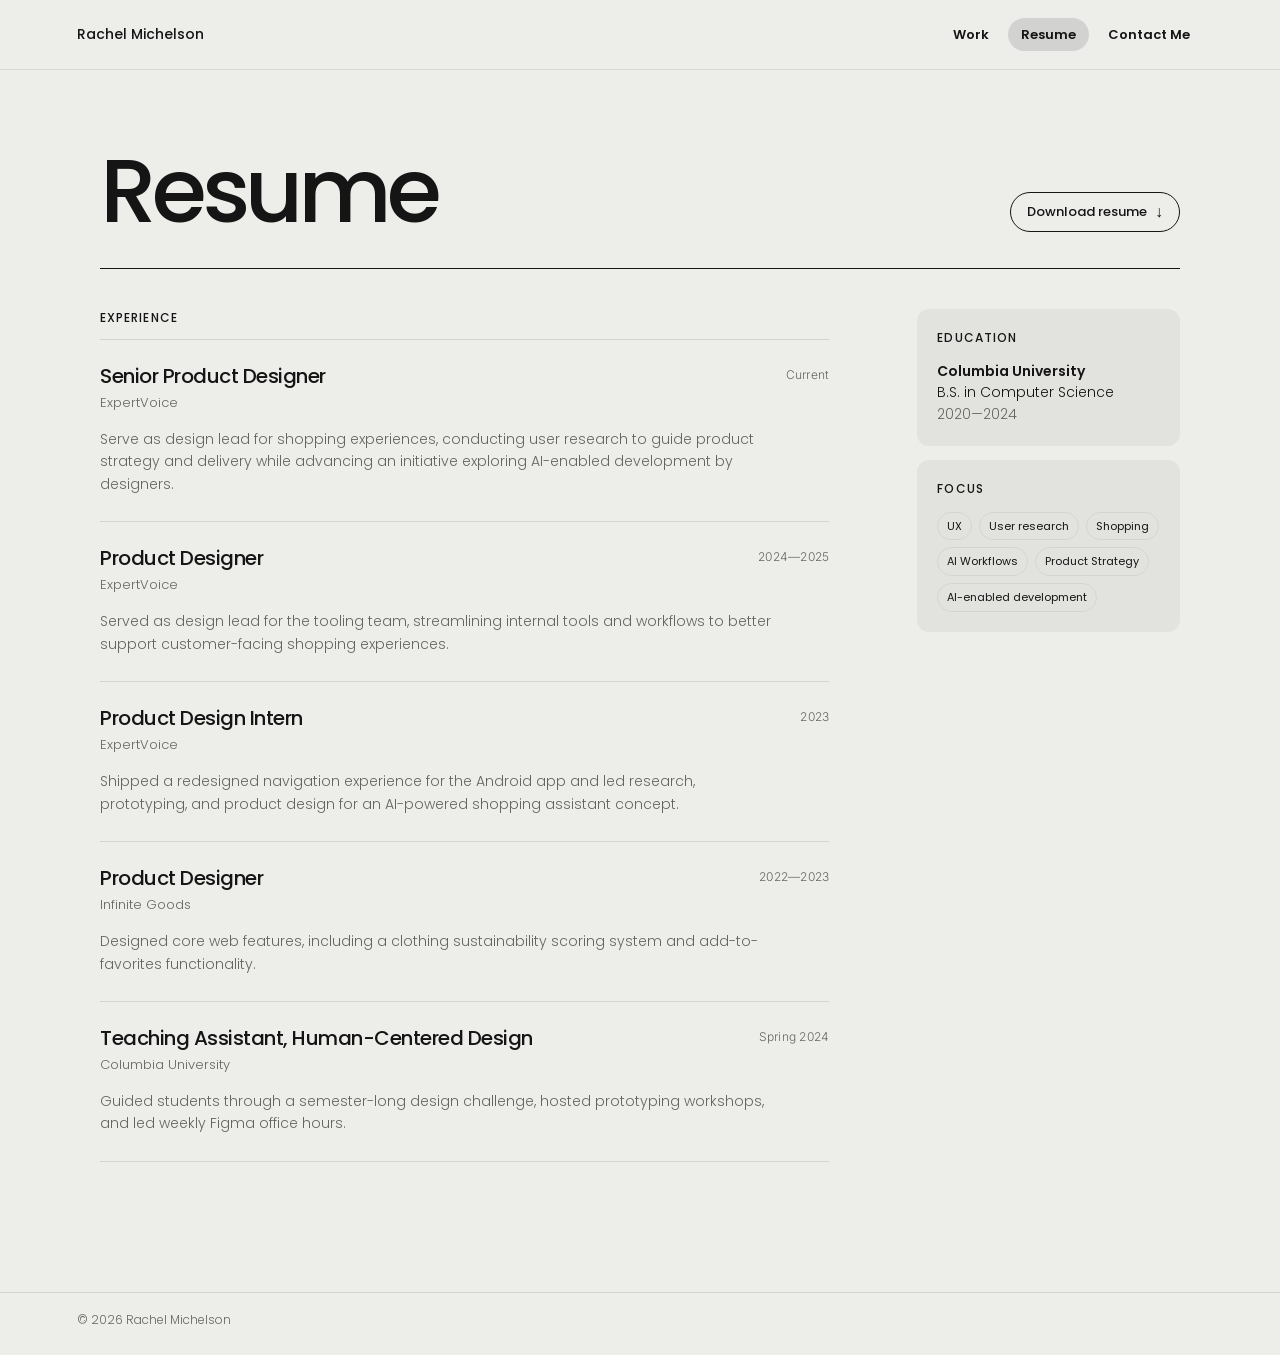
<file: resume.html>
<!doctype html>
<html lang="en">
  <head>
    <meta charset="UTF-8" />
    <meta name="viewport" content="width=device-width, initial-scale=1.0" />
    <meta name="description" content="Resume for Rachel Michelson, Senior Product Designer." />
    <title>Resume — Rachel Michelson</title>
    <link rel="preconnect" href="https://fonts.googleapis.com" />
    <link rel="preconnect" href="https://fonts.gstatic.com" crossorigin />
    <link href="https://fonts.googleapis.com/css2?family=Inter:wght@300;400;500;700&family=Poppins:wght@300;400;500;600;700&display=swap" rel="stylesheet" />
    <link rel="stylesheet" href="styles.css" />
  </head>
  <body class="resume-body">
    <main>
      <nav class="site-nav" aria-label="Main navigation">
        <a class="wordmark" href="index.html">Rachel Michelson</a>
        <div class="nav-links">
          <a class="nav-tab" href="index.html#work">Work</a>
          <a class="nav-tab active" href="resume.html">Resume</a>
          <a class="nav-tab" href="#contact" data-contact-open>Contact Me</a>
        </div>
      </nav>

      <section class="resume-page" aria-labelledby="resume-title">
        <div class="resume-intro">
          <h1 id="resume-title">Resume</h1>
          <a class="resume-download" href="output/pdf/rachel-michelson-resume.pdf" target="_blank" rel="noopener noreferrer">Download resume <span aria-hidden="true">↓</span></a>
        </div>

        <div class="resume-details">
          <section class="resume-experience">
            <p class="eyebrow">Experience</p>
            <div class="resume-entry resume-entry--current">
              <div class="resume-entry-heading">
                <div><h2>Senior Product Designer</h2><p>ExpertVoice</p></div>
                <p>Current</p>
              </div>
              <p class="job-description">Serve as design lead for shopping experiences, conducting user research to guide product strategy and delivery while advancing an initiative exploring AI-enabled development by designers.</p>
            </div>
            <div class="resume-entry">
              <div class="resume-entry-heading">
                <div><h2>Product Designer</h2><p>ExpertVoice</p></div>
                <p>2024—2025</p>
              </div>
              <p class="job-description">Served as design lead for the tooling team, streamlining internal tools and workflows to better support customer-facing shopping experiences.</p>
            </div>
            <div class="resume-entry">
              <div class="resume-entry-heading">
                <div><h2>Product Design Intern</h2><p>ExpertVoice</p></div>
                <p>2023</p>
              </div>
              <p class="job-description">Shipped a redesigned navigation experience for the Android app and led research, prototyping, and product design for an AI-powered shopping assistant concept.</p>
            </div>
            <div class="resume-entry">
              <div class="resume-entry-heading">
                <div><h2>Product Designer</h2><p>Infinite Goods</p></div>
                <p>2022—2023</p>
              </div>
              <p class="job-description">Designed core web features, including a clothing sustainability scoring system and add-to-favorites functionality.</p>
            </div>
            <div class="resume-entry">
              <div class="resume-entry-heading">
                <div><h2>Teaching Assistant, Human-Centered Design</h2><p>Columbia University</p></div>
                <p>Spring 2024</p>
              </div>
              <p class="job-description">Guided students through a semester-long design challenge, hosted prototyping workshops, and led weekly Figma office hours.</p>
            </div>
          </section>
          <aside class="resume-sidebar">
            <section>
              <p class="eyebrow">Education</p>
              <p class="resume-copy"><strong>Columbia University</strong><br />B.S. in Computer Science<br /><span>2020—2024</span></p>
            </section>
            <section>
              <p class="eyebrow">Focus</p>
              <ul class="resume-focus" aria-label="Areas of focus">
                <li>UX</li>
                <li>User research</li>
                <li>Shopping</li>
                <li>AI Workflows</li>
                <li>Product Strategy</li>
                <li>AI-enabled development</li>
              </ul>
            </section>
          </aside>
        </div>
      </section>
    </main>
    <footer><p>© 2026 Rachel Michelson</p></footer>
    <script src="script.js"></script>
  </body>
</html>
</file>
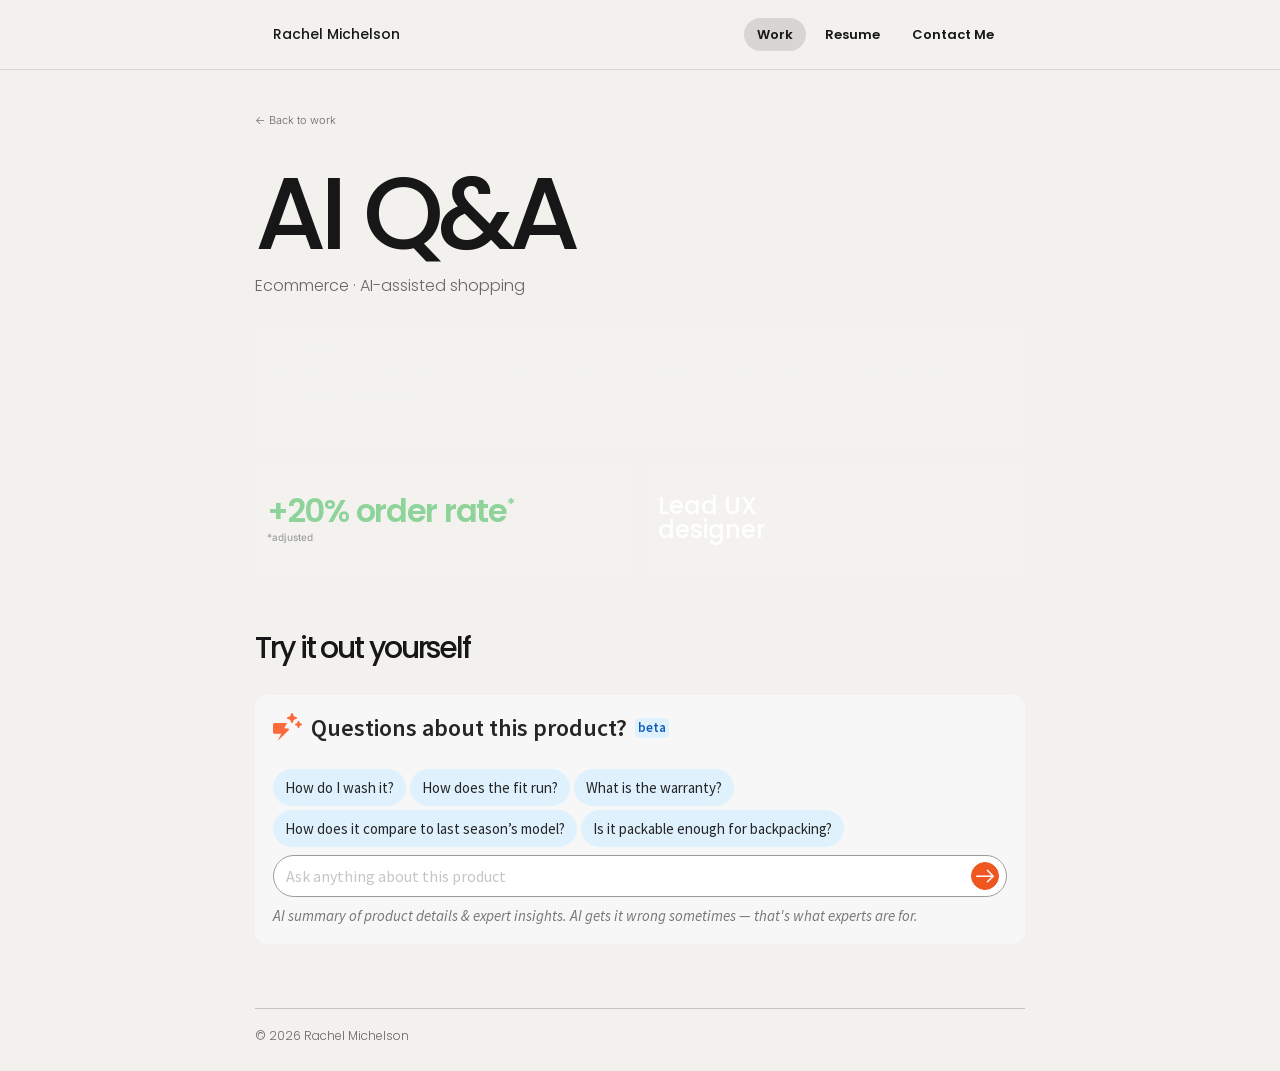
<file: projects/ai-qa.html>
<!doctype html>
<html lang="en">
  <head>
    <meta charset="UTF-8" />
    <meta name="viewport" content="width=device-width, initial-scale=1.0" />
    <meta name="description" content="AI Q&A case study by Rachel Michelson." />
    <title>AI Q&A — Rachel Michelson</title>
    <link rel="preconnect" href="https://fonts.googleapis.com" />
    <link rel="preconnect" href="https://fonts.gstatic.com" crossorigin />
    <link href="https://fonts.googleapis.com/css2?family=Inter:wght@300;400;500;600;700&family=Poppins:wght@300;400;500;600;700&display=swap" rel="stylesheet" />
    <link rel="stylesheet" href="../styles.css" />
  </head>
  <body class="inspo">
    <main>
      <nav class="site-nav" aria-label="Main navigation">
        <div class="site-nav-inner">
          <a class="wordmark" href="../index.html">Rachel Michelson</a>
          <div class="nav-links">
            <a class="nav-tab active" href="../index.html#work">Work</a>
            <a class="nav-tab" href="../resume.html">Resume</a>
            <a class="nav-tab" href="#contact" data-contact-open>Contact Me</a>
          </div>
        </div>
      </nav>
      <article class="modal-sheet case-study filtering-study ai-study">
          <a class="case-back" href="../index.html">← Back to work</a>
          <header class="modal-header">
            <h1>AI Q&amp;A</h1>
            <p>Ecommerce · AI-assisted shopping</p>
          </header>
          <section class="filtering-intro" id="overview" aria-label="Project overview">
            <div class="filtering-summary">
              <section class="filtering-summary-card filtering-summary-overview">
                <p class="eyebrow">Overview</p>
                <p>Helping shoppers get useful, relevant answers as they explore products and make more confident decisions.</p>
              </section>
              <section class="filtering-summary-card filtering-summary-impact">
                <p class="eyebrow">Impact</p>
                <p class="modal-impact">+20% order rate<sup>*</sup><small>*adjusted</small></p>
              </section>
              <section class="filtering-summary-card filtering-summary-role">
                <p class="eyebrow">Role</p>
                <p>Lead UX designer</p>
              </section>
            </div>
          </section>
          <section class="ai-prototype-section" id="prototype" aria-labelledby="ai-prototype-title">
            <h2 id="ai-prototype-title">Try it out yourself</h2>
            <div class="ai-prototype-frame">
              <iframe class="ai-prototype-embed" src="../prototypes/ai-qanda/index.html" title="Interactive AI Q&A prototype" scrolling="no"></iframe>
            </div>
          </section>
      </article>
    </main>
    <footer><p>© 2026 Rachel Michelson</p></footer>
    <script src="../script.js"></script>
  </body>
</html>
</file>
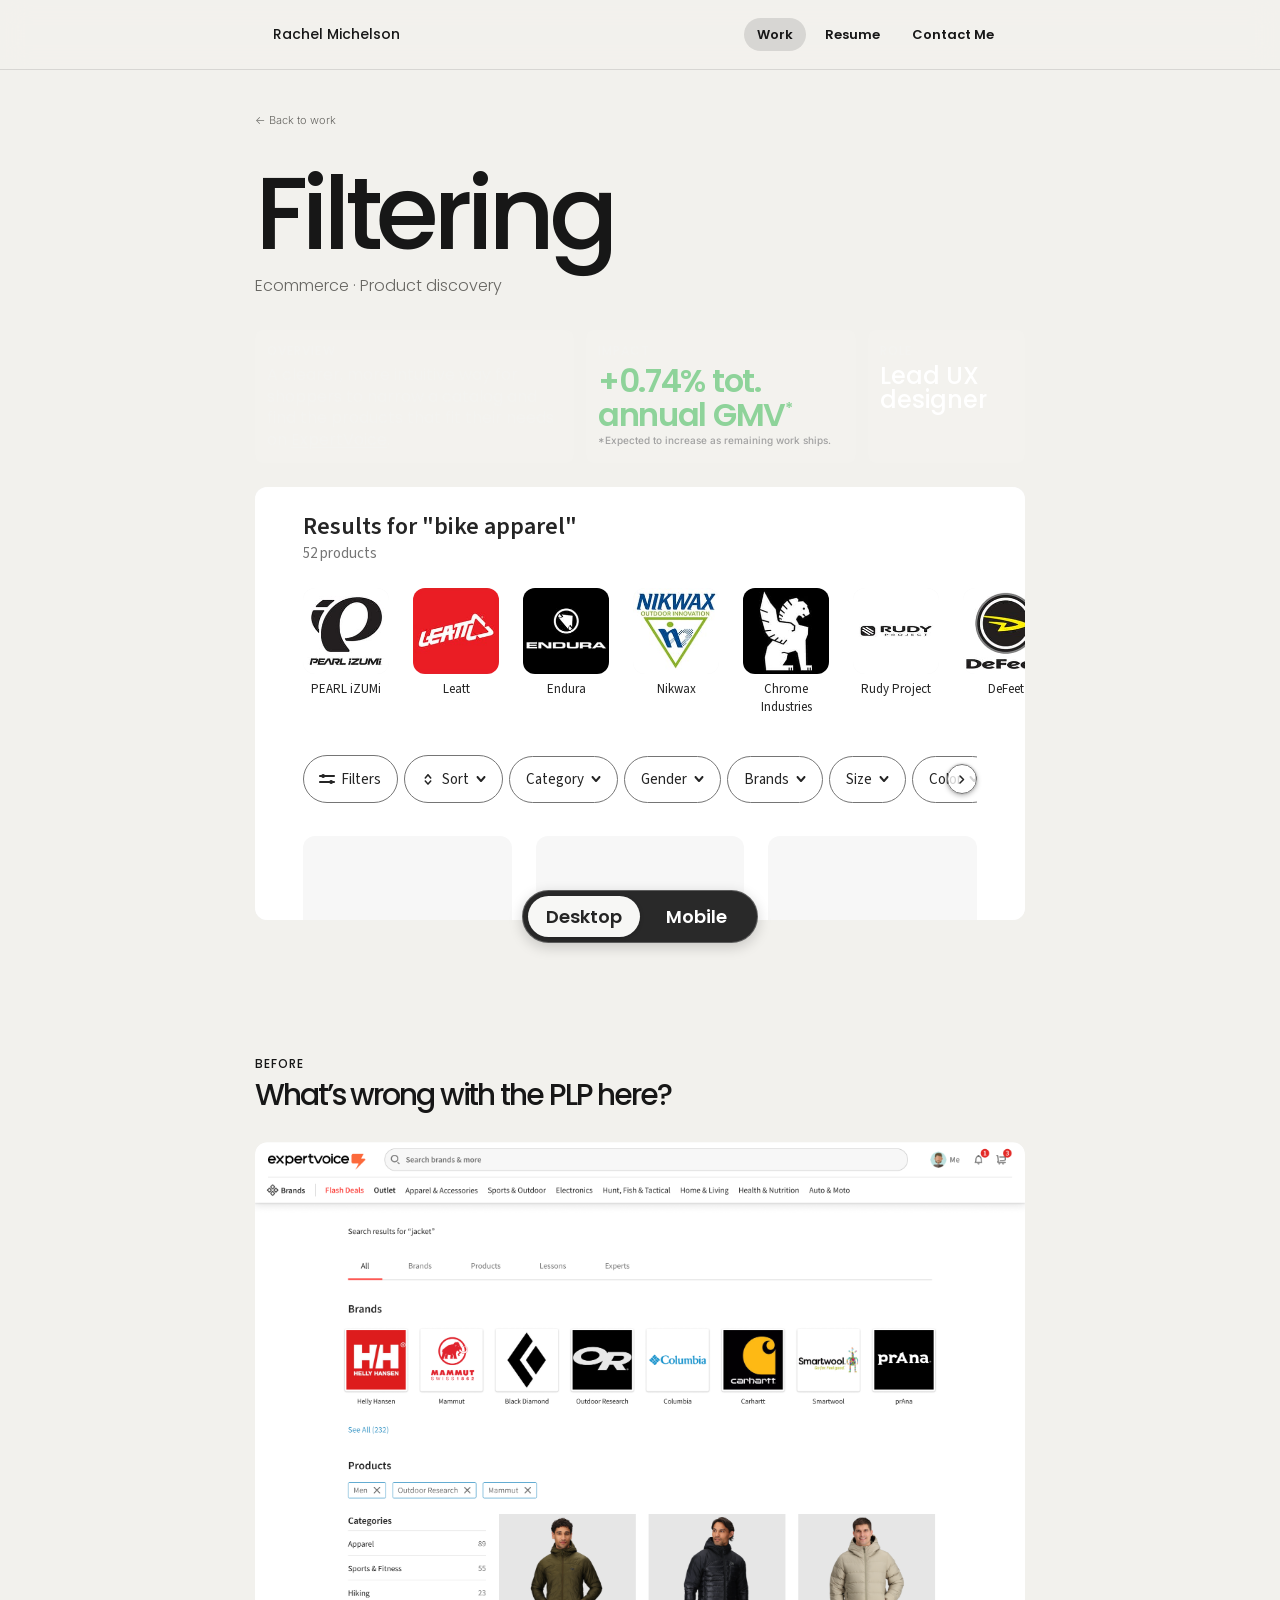
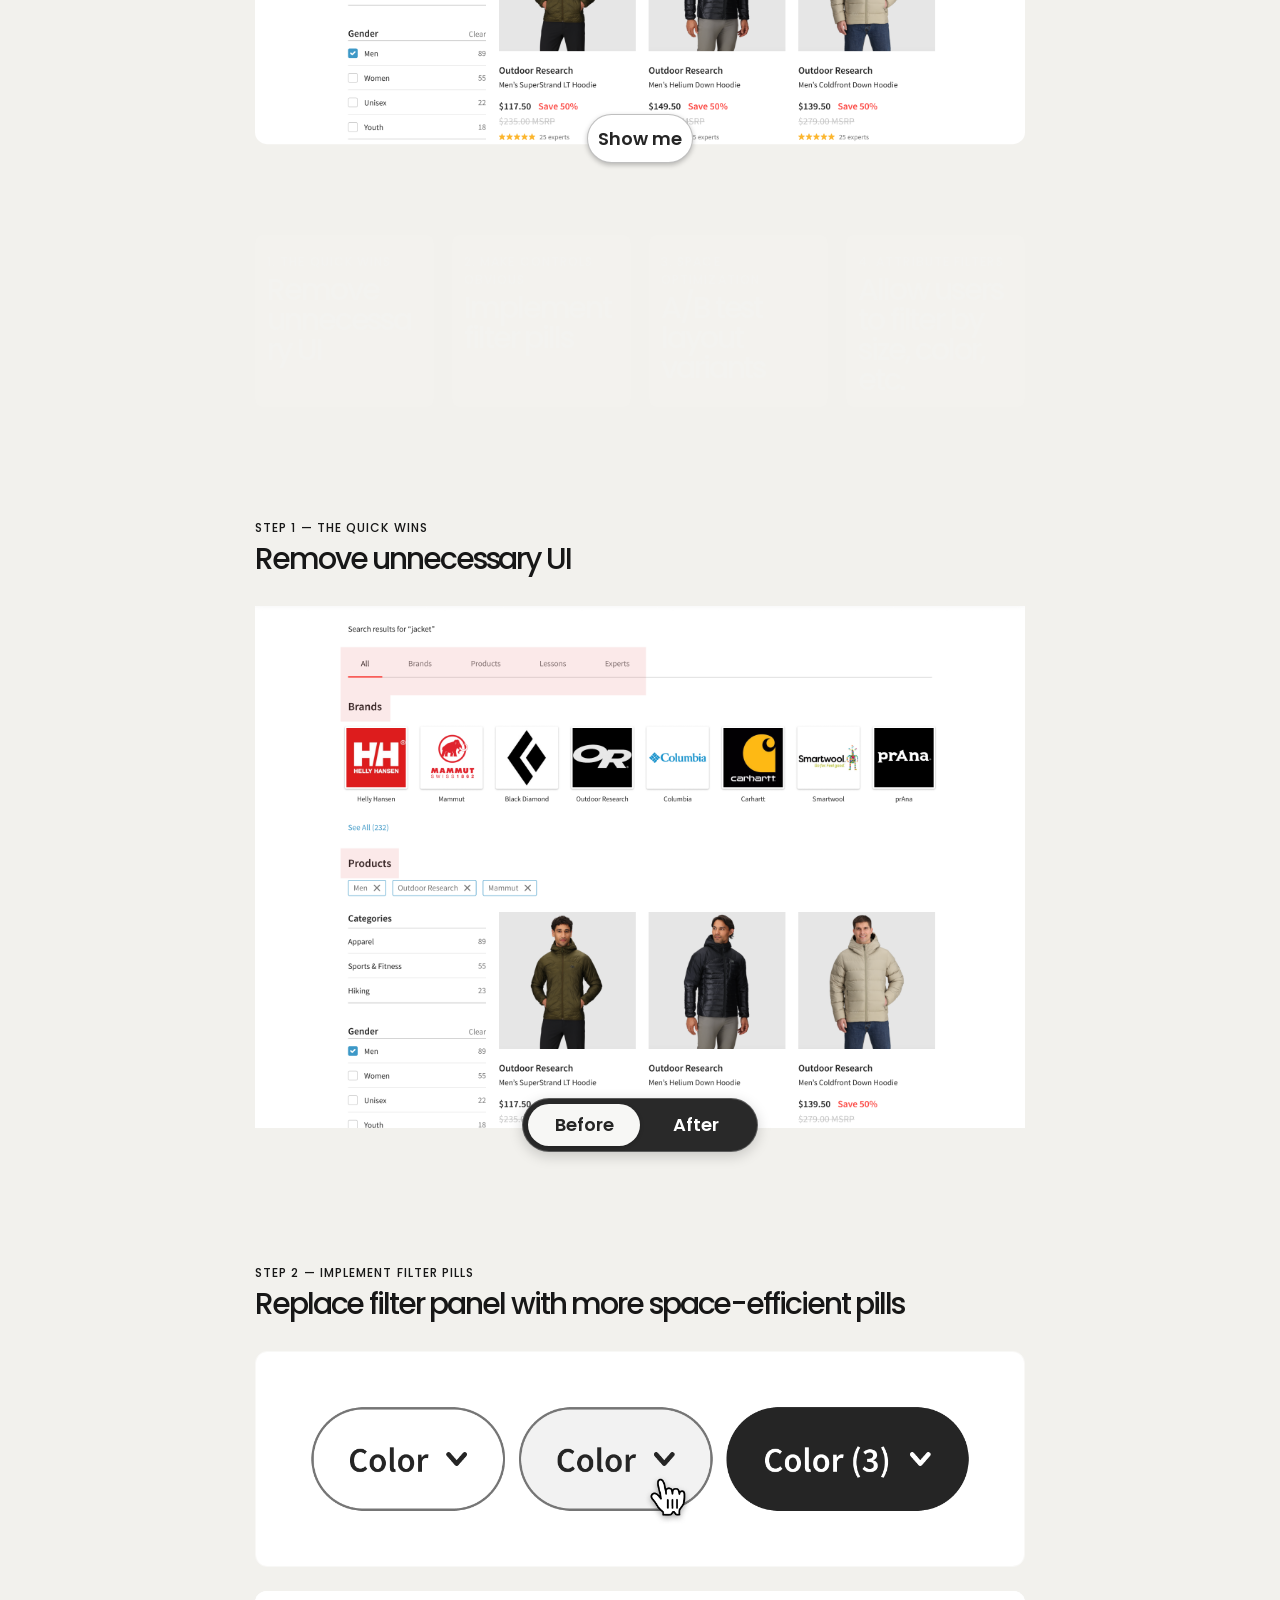
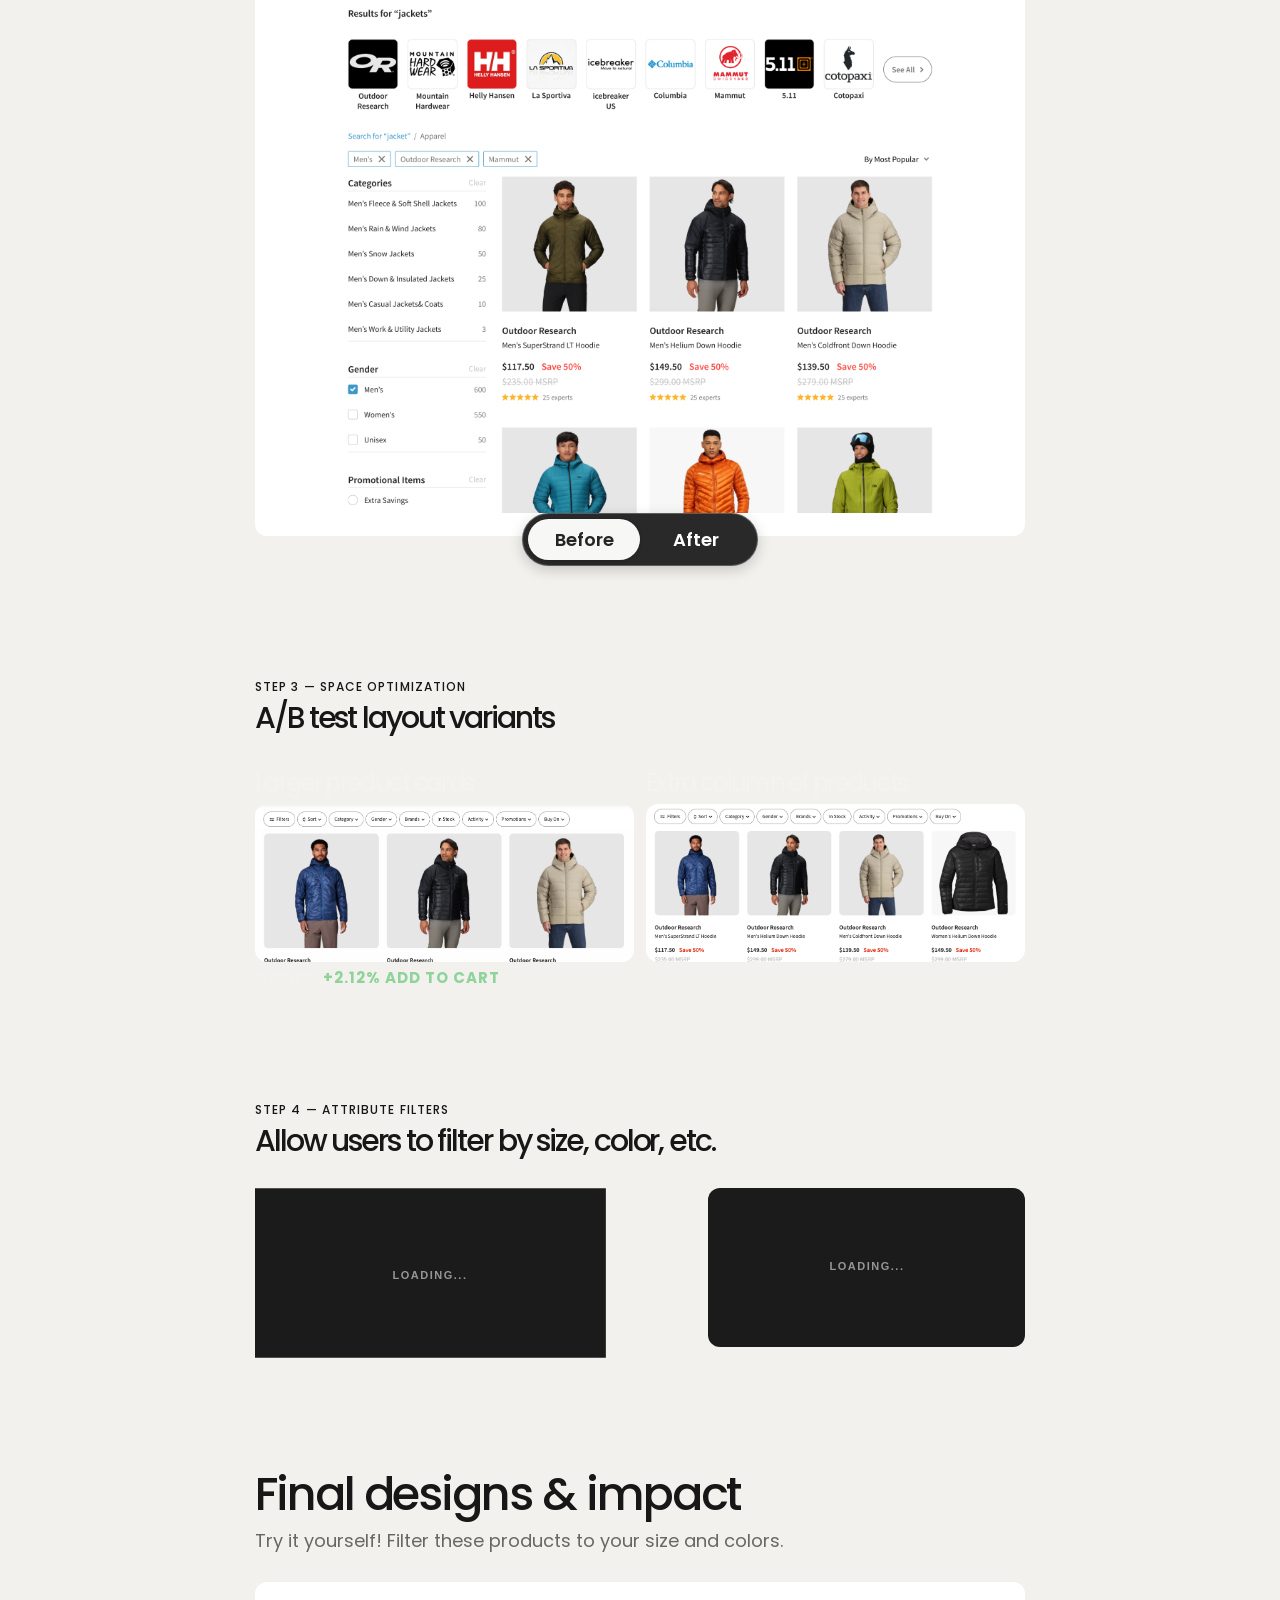
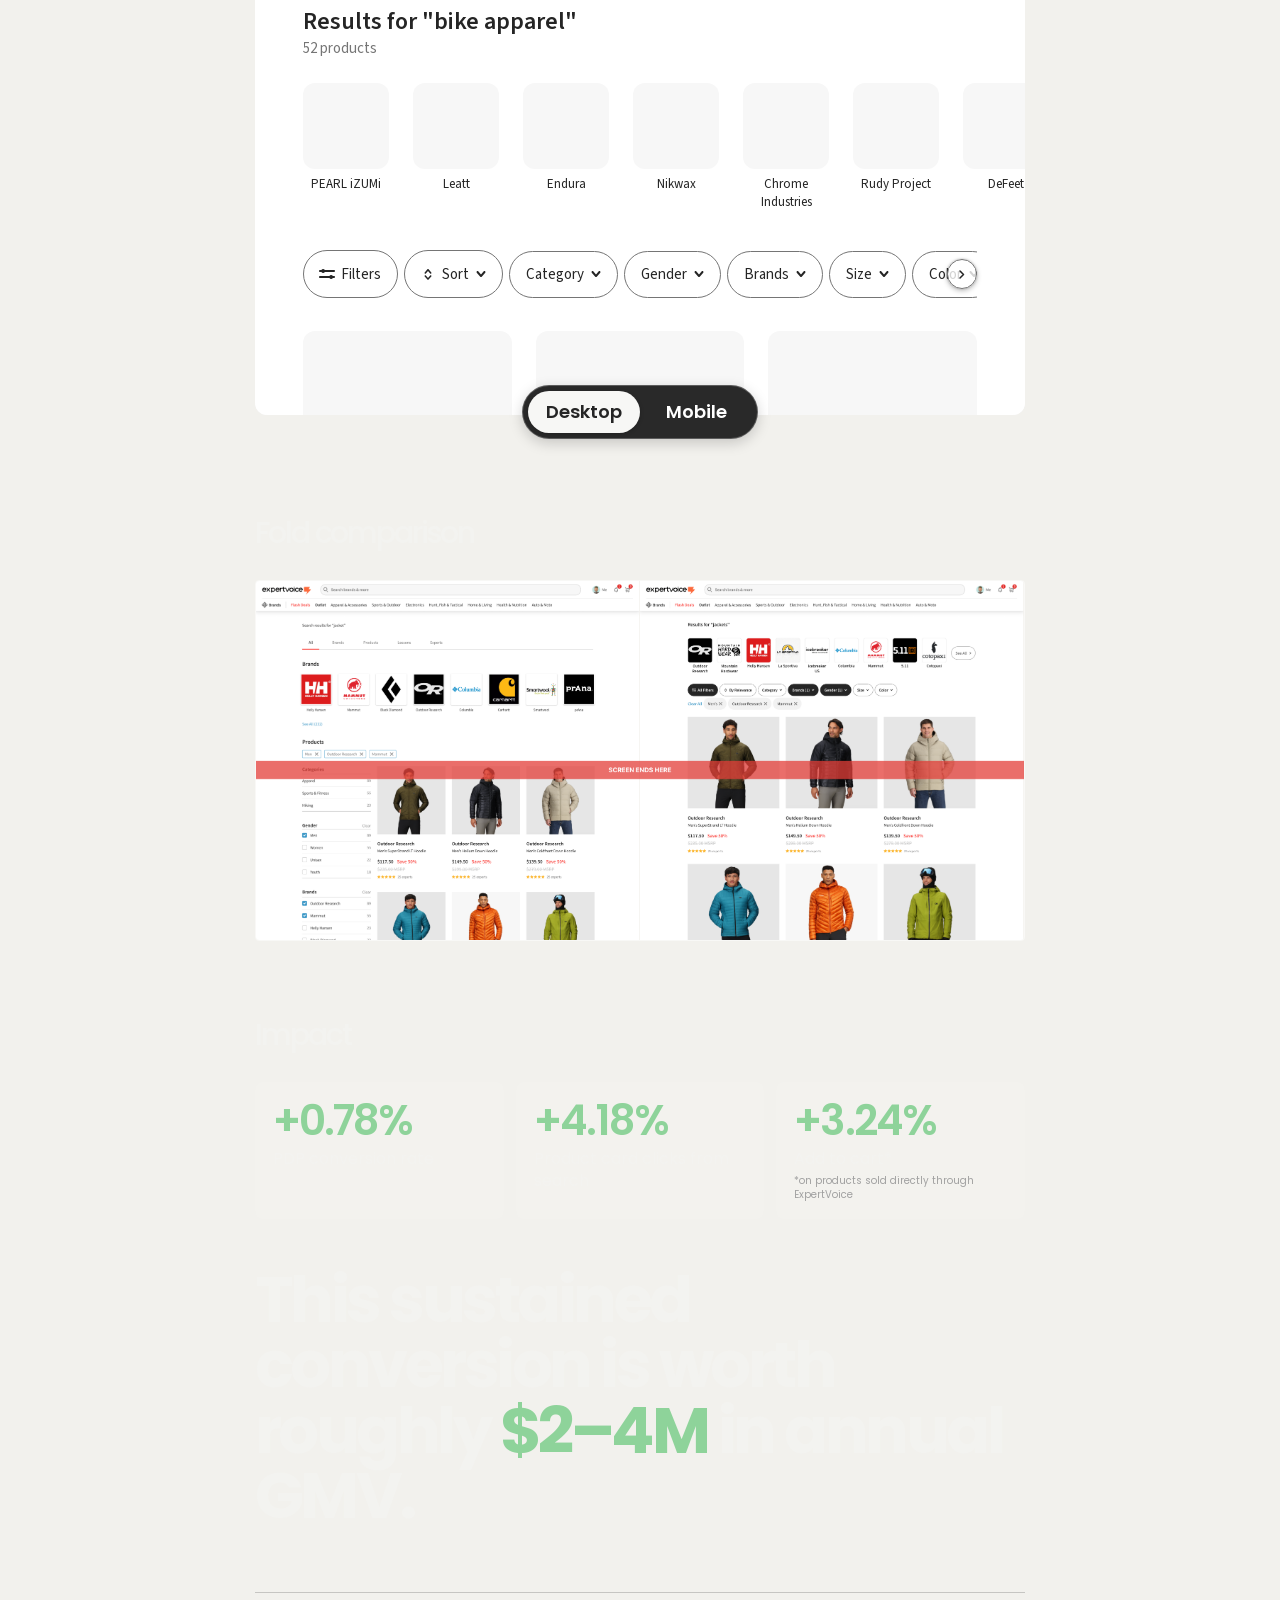
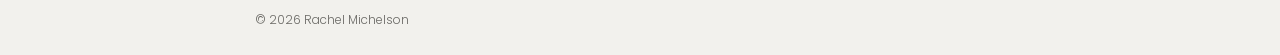
<file: projects/filtering.html>
<!doctype html>
<html lang="en">
  <head>
    <meta charset="UTF-8" />
    <meta name="viewport" content="width=device-width, initial-scale=1.0" />
    <meta name="description" content="Filtering case study by Rachel Michelson." />
    <title>Filtering — Rachel Michelson</title>
    <link rel="preconnect" href="https://fonts.googleapis.com" />
    <link rel="preconnect" href="https://fonts.gstatic.com" crossorigin />
    <link href="https://fonts.googleapis.com/css2?family=Inter:wght@300;400;500;600;700&family=Poppins:wght@300;400;500;600;700&display=swap" rel="stylesheet" />
    <link rel="stylesheet" href="../styles.css" />
  </head>
  <body class="inspo">
    <main>
      <nav class="site-nav" aria-label="Main navigation">
        <div class="site-nav-inner">
          <a class="wordmark" href="../index.html">Rachel Michelson</a>
          <div class="nav-links">
            <a class="nav-tab active" href="../index.html#work">Work</a>
            <a class="nav-tab" href="../resume.html">Resume</a>
            <a class="nav-tab" href="#contact" data-contact-open>Contact Me</a>
          </div>
        </div>
      </nav>
      <div class="case-layout">
      <article class="modal-sheet case-study filtering-study">
        <a class="case-back" href="../index.html">← Back to work</a>
        <header class="modal-header">
          <h1>Filtering</h1>
          <p>Ecommerce · Product discovery</p>
        </header>
        <section class="filtering-intro" id="overview" aria-label="Project overview and prototype">
          <div class="filtering-summary">
            <section class="filtering-summary-card filtering-summary-overview">
              <p class="eyebrow">Overview</p>
              <p>A clearer, more intuitive way for shoppers to narrow a catalog and find the products that fit their needs on <a href="https://www.expertvoice.com/" target="_blank" rel="noreferrer">ExpertVoice</a>.</p>
            </section>
            <section class="filtering-summary-card filtering-summary-impact">
              <p class="eyebrow">Impact</p>
              <p class="modal-impact">+0.74% tot. annual GMV<sup>*</sup><small>*Expected to increase as remaining work ships.</small></p>
            </section>
            <section class="filtering-summary-card filtering-summary-role">
              <p class="eyebrow">Role</p>
              <p>Lead UX designer</p>
            </section>
          </div>
          <div class="filtering-intro-prototype filtering-prototype final-designs-prototype">
            <div class="prototype-frame">
              <iframe src="../prototypes/filter-pills-final/index.html" title="Interactive final filtering prototype"></iframe>
            </div>
            <div class="prototype-view-toggle" role="group" aria-label="Prototype viewport">
              <button type="button" class="is-selected" data-prototype-view="desktop" aria-pressed="true">Desktop</button>
              <button type="button" data-prototype-view="mobile" aria-pressed="false">Mobile</button>
            </div>
          </div>
        </section>
        <section class="plp-analysis" id="problem" aria-labelledby="plp-analysis-title">
          <p class="eyebrow">Before</p>
          <h2 id="plp-analysis-title">What’s wrong with the PLP here?</h2>
          <figure class="plp-analysis-image">
            <img src="../assets/filtering/Filters%20before.png" width="4320" height="4050" alt="The original product listing page" />
            <img class="plp-annotations" src="../assets/filtering/Filters%20before%20annotated.png" width="4320" height="4050" alt="" aria-hidden="true" />
            <button class="plp-annotation-toggle" type="button" aria-pressed="false">Show me</button>
          </figure>
        </section>
        <section class="filtering-plan" id="approach" aria-label="Filtering design approach">
          <article class="filtering-plan-card">
            <p class="eyebrow">1. The quick wins</p>
            <h2>Remove unnecessary UI</h2>
          </article>
          <article class="filtering-plan-card">
            <p class="eyebrow">2. Make controls obvious</p>
            <h2>Implement filter pills</h2>
          </article>
          <article class="filtering-plan-card">
            <p class="eyebrow">3. Space optimization</p>
            <h2>A/B test layout variants</h2>
          </article>
          <article class="filtering-plan-card">
            <p class="eyebrow">4. Attribute filters</p>
            <h2>Allow users to filter by size, color, etc.</h2>
          </article>
        </section>
        <section class="filter-part filter-quick-wins" id="step-1" aria-labelledby="filter-part-one-title">
          <p class="eyebrow">Step 1 — The quick wins</p>
          <h2 id="filter-part-one-title">Remove unnecessary UI</h2>
          <figure class="filter-removals-image">
            <img src="../assets/filtering/filters-removals-v4.png" width="4320" height="2928" alt="Filtering interface before redundant elements are removed" />
            <img class="filter-removals-after" src="../assets/filtering/smush-only.png" width="4320" height="2928" alt="" aria-hidden="true" />
            <div class="filter-before-after-toggle" role="group" aria-label="Compare before and after">
              <button type="button" class="is-selected" data-filter-view="before" aria-pressed="true">Before</button>
              <button type="button" data-filter-view="after" aria-pressed="false">After</button>
            </div>
          </figure>
        </section>
        <section class="filter-part filter-pills-redesign" id="step-2" aria-labelledby="filter-part-two-title">
          <p class="eyebrow">Step 2 — Implement filter pills</p>
          <h2 id="filter-part-two-title">Replace filter panel with more space-efficient pills</h2>
          <img class="filter-pill-states" src="../assets/filtering/part-2/pill-states.png" width="1332" height="372" alt="Default, hover, and selected filter pill states" />
          <figure class="filter-pills-comparison">
            <img src="../assets/filtering/smush-only.png" width="4320" height="2928" alt="Product listing before filter pills" />
            <img class="filter-pills-after" src="../assets/filtering/filters-removals-after.png" width="5760" height="3904" alt="Product listing after filter pills were introduced" />
            <div class="filter-pills-view-toggle" role="group" aria-label="Video comparison view">
              <button type="button" class="is-selected" data-pills-view="before" aria-pressed="true">Before</button>
              <button type="button" data-pills-view="after" aria-pressed="false">After</button>
            </div>
          </figure>
        </section>
        <section class="extra-space" id="step-3" aria-labelledby="extra-space-title">
          <p class="eyebrow">Step 3 — Space optimization</p>
          <h2 id="extra-space-title">A/B test layout variants</h2>
          <div class="extra-space-comparison">
            <figure>
              <h3>Larger product cards</h3>
              <img src="../assets/filtering/part-2/density/Larger%20images.png" width="1131" height="668" alt="Product listing using larger product cards" />
              <figcaption>Winner! <strong>+2.12% Add to cart</strong></figcaption>
            </figure>
            <figure>
              <h3>Extra column of products</h3>
              <img src="../assets/filtering/part-2/density/Extra%20product%20column.png" width="1128" height="568" alt="Product listing with an extra product column" />
            </figure>
          </div>
        </section>
        <section class="attribute-filters" id="step-4" aria-labelledby="attribute-filters-title">
          <p class="eyebrow">Step 4 — Attribute filters</p>
          <h2 id="attribute-filters-title">Allow users to filter by size, color, etc.</h2>
          <div class="attribute-filters-media">
            <video width="448" height="400" autoplay muted loop playsinline preload="metadata" aria-label="Filtering products by color">
              <source src="../assets/filtering/color.mp4" type="video/mp4" />
            </video>
            <video width="390" height="456" autoplay muted loop playsinline preload="metadata" aria-label="Filtering products by size">
              <source src="../assets/filtering/size.mp4" type="video/mp4" />
            </video>
          </div>
        </section>
        <section class="final-designs" id="final-designs" aria-labelledby="final-designs-title">
          <h2 id="final-designs-title">Final designs &amp; impact</h2>
          <p class="final-designs-instruction">Try it yourself! Filter these products to your size and colors.</p>
          <div class="filtering-prototype final-designs-prototype">
            <div class="prototype-frame">
              <iframe src="../prototypes/filter-pills-final/index.html" title="Interactive final filtering prototype"></iframe>
            </div>
            <div class="prototype-view-toggle" role="group" aria-label="Final prototype viewport">
              <button type="button" class="is-selected" data-prototype-view="desktop" aria-pressed="true">Desktop</button>
              <button type="button" data-prototype-view="mobile" aria-pressed="false">Mobile</button>
            </div>
          </div>
          <h3>Fold comparison</h3>
          <img src="../assets/filtering/fold-comparison-v2.png" width="8655" height="4050" alt="Fold comparison of the final filtering designs" />
          <section class="final-impact" aria-labelledby="final-impact-title">
            <h2 id="final-impact-title">Impact</h2>
            <div class="final-impact-metrics">
              <article class="final-impact-metric">
                <strong>+0.78%</strong>
                <span>PDP conversion rate</span>
              </article>
              <article class="final-impact-metric">
                <strong>+4.18%</strong>
                <span>Product card clicks from search</span>
              </article>
              <article class="final-impact-metric">
                <strong>+3.24%</strong>
                <span>Add to cart*<small>*on products sold directly through ExpertVoice</small></span>
              </article>
            </div>
            <p class="final-impact-total">This sustained conversion is worth roughly <span>$2–4M</span> in annual GMV.</p>
          </section>
        </section>
      </article>
      </div>
      <!-- Temporarily hidden portfolio mascot.
      <aside class="portfolio-companion" aria-live="polite" aria-hidden="true">
        <img src="../assets/portfolio-mascot-final.png" width="1536" height="1024" alt="" draggable="false" title="Drag me" />
        <div class="portfolio-companion-message">
          <p>Hi! This is a test message ✦</p>
        </div>
      </aside>
      -->
    </main>
    <footer><p>© 2026 Rachel Michelson</p></footer>
    <script src="../script.js"></script>
    <script>
      const annotationButton = document.querySelector('.plp-annotation-toggle');
      const annotationImage = document.querySelector('.plp-analysis-image');
      annotationButton?.addEventListener('click', () => {
        const visible = annotationImage.classList.toggle('is-annotated');
        annotationButton.setAttribute('aria-pressed', String(visible));
        annotationButton.textContent = visible ? 'Hide notes' : 'Show me';
      });
      const removalImage = document.querySelector('.filter-removals-image');
      let quickWinsMessageShown = false;
      let quickWinsMessageActive = false;
      document.querySelectorAll('[data-filter-view]').forEach((button) => {
        button.addEventListener('click', () => {
          const after = button.dataset.filterView === 'after';
          removalImage?.classList.toggle('is-after', after);
          document.querySelectorAll('[data-filter-view]').forEach((item) => {
            const selected = item === button;
            item.classList.toggle('is-selected', selected);
            item.setAttribute('aria-pressed', String(selected));
          });
          if (after && !quickWinsMessageShown) {
            const comparisonCompanion = document.querySelector('.portfolio-companion');
            const comparisonMessage = comparisonCompanion?.querySelector('.portfolio-companion-message p');
            if (comparisonCompanion && comparisonMessage) {
              quickWinsMessageShown = true;
              quickWinsMessageActive = true;
              comparisonMessage.textContent = 'Notice how much higher the products are now?';
              comparisonCompanion.classList.add('is-visible');
              comparisonCompanion.setAttribute('aria-hidden', 'false');
            }
          }
        });
      });
      const pillsComparison = document.querySelector('.filter-pills-comparison');
      document.querySelectorAll('[data-pills-view]').forEach((button) => {
        button.addEventListener('click', () => {
          const after = button.dataset.pillsView === 'after';
          pillsComparison?.classList.toggle('is-after', after);
          document.querySelectorAll('[data-pills-view]').forEach((item) => {
            const selected = item === button;
            item.classList.toggle('is-selected', selected);
            item.setAttribute('aria-pressed', String(selected));
          });
        });
      });
      document.querySelectorAll('.filtering-prototype').forEach((prototype) => {
        const prototypeFrame = prototype.querySelector('.prototype-frame');
        prototype.querySelectorAll('[data-prototype-view]').forEach((button) => {
          button.addEventListener('click', () => {
            const mobile = button.dataset.prototypeView === 'mobile';
            prototypeFrame?.classList.toggle('is-mobile', mobile);
            prototype.querySelectorAll('[data-prototype-view]').forEach((item) => {
              const selected = item === button;
              item.classList.toggle('is-selected', selected);
              item.setAttribute('aria-pressed', String(selected));
            });
          });
        });
      });
      const companion = document.querySelector('.portfolio-companion');
      const companionClose = companion?.querySelector('button');
      const companionTargets = [...document.querySelectorAll('.plp-analysis, .filtering-plan, .filter-quick-wins, .extra-space, .attribute-filters, .final-designs')];
      const companionTarget = companionTargets[Math.floor(Math.random() * companionTargets.length)];
      let companionDismissed = false;
      companionClose?.setAttribute('tabindex', '-1');
      companionClose?.addEventListener('click', () => {
        companionDismissed = true;
        companion.classList.remove('is-visible');
        companion.setAttribute('aria-hidden', 'true');
        companionClose.setAttribute('tabindex', '-1');
      });
      if (companion && companionTarget) {
        const companionObserver = new IntersectionObserver(([entry]) => {
          if (quickWinsMessageShown) return;
          const visible = entry.isIntersecting && !companionDismissed;
          companion.classList.toggle('is-visible', visible);
          companion.setAttribute('aria-hidden', String(!visible));
          companionClose?.setAttribute('tabindex', visible ? '0' : '-1');
        }, { threshold: 0.32 });
        companionObserver.observe(companionTarget);
      }
      const quickWinsSection = document.querySelector('.filter-quick-wins');
      if (companion && quickWinsSection) {
        const quickWinsMessageObserver = new IntersectionObserver(([entry]) => {
          if (entry.isIntersecting || !quickWinsMessageActive) return;
          quickWinsMessageActive = false;
          companion.classList.remove('is-visible');
          companion.setAttribute('aria-hidden', 'true');
        }, { threshold:0 });
        quickWinsMessageObserver.observe(quickWinsSection);
      }
      const companionMascot = companion?.querySelector(':scope > img');
      let companionDrag = null;
      companionMascot?.addEventListener('pointerdown', (event) => {
        const rect = companion.getBoundingClientRect();
        companionDrag = { x: event.clientX - rect.left, y: event.clientY - rect.top };
        companion.classList.add('is-dragging');
        companionMascot.setPointerCapture(event.pointerId);
      });
      companionMascot?.addEventListener('pointermove', (event) => {
        if (!companionDrag) return;
        const left = Math.max(8, Math.min(window.innerWidth - companion.offsetWidth - 8, event.clientX - companionDrag.x));
        const top = Math.max(8, Math.min(window.innerHeight - companion.offsetHeight - 8, event.clientY - companionDrag.y));
        companion.style.right = 'auto';
        companion.style.bottom = 'auto';
        companion.style.left = `${left}px`;
        companion.style.top = `${top}px`;
      });
      const endCompanionDrag = (event) => {
        if (!companionDrag) return;
        companionDrag = null;
        companion.classList.remove('is-dragging');
        if (companionMascot.hasPointerCapture(event.pointerId)) companionMascot.releasePointerCapture(event.pointerId);
      };
      companionMascot?.addEventListener('pointerup', endCompanionDrag);
      companionMascot?.addEventListener('pointercancel', endCompanionDrag);
      const tocLinks = [...document.querySelectorAll('.case-toc a')];
      const tocSections = tocLinks.map((link) => document.querySelector(link.getAttribute('href'))).filter(Boolean);
      const tocObserver = new IntersectionObserver((entries) => {
        const current = entries.filter((entry) => entry.isIntersecting).sort((a, b) => b.intersectionRatio - a.intersectionRatio)[0];
        if (!current) return;
        tocLinks.forEach((link) => {
          const active = link.getAttribute('href') === `#${current.target.id}`;
          link.classList.toggle('is-active', active);
          if (active) link.setAttribute('aria-current', 'location');
          else link.removeAttribute('aria-current');
        });
      }, { rootMargin: '-18% 0px -62% 0px', threshold: [0, .2, .5] });
      tocSections.forEach((section) => tocObserver.observe(section));
    </script>
  </body>
</html>
</file>
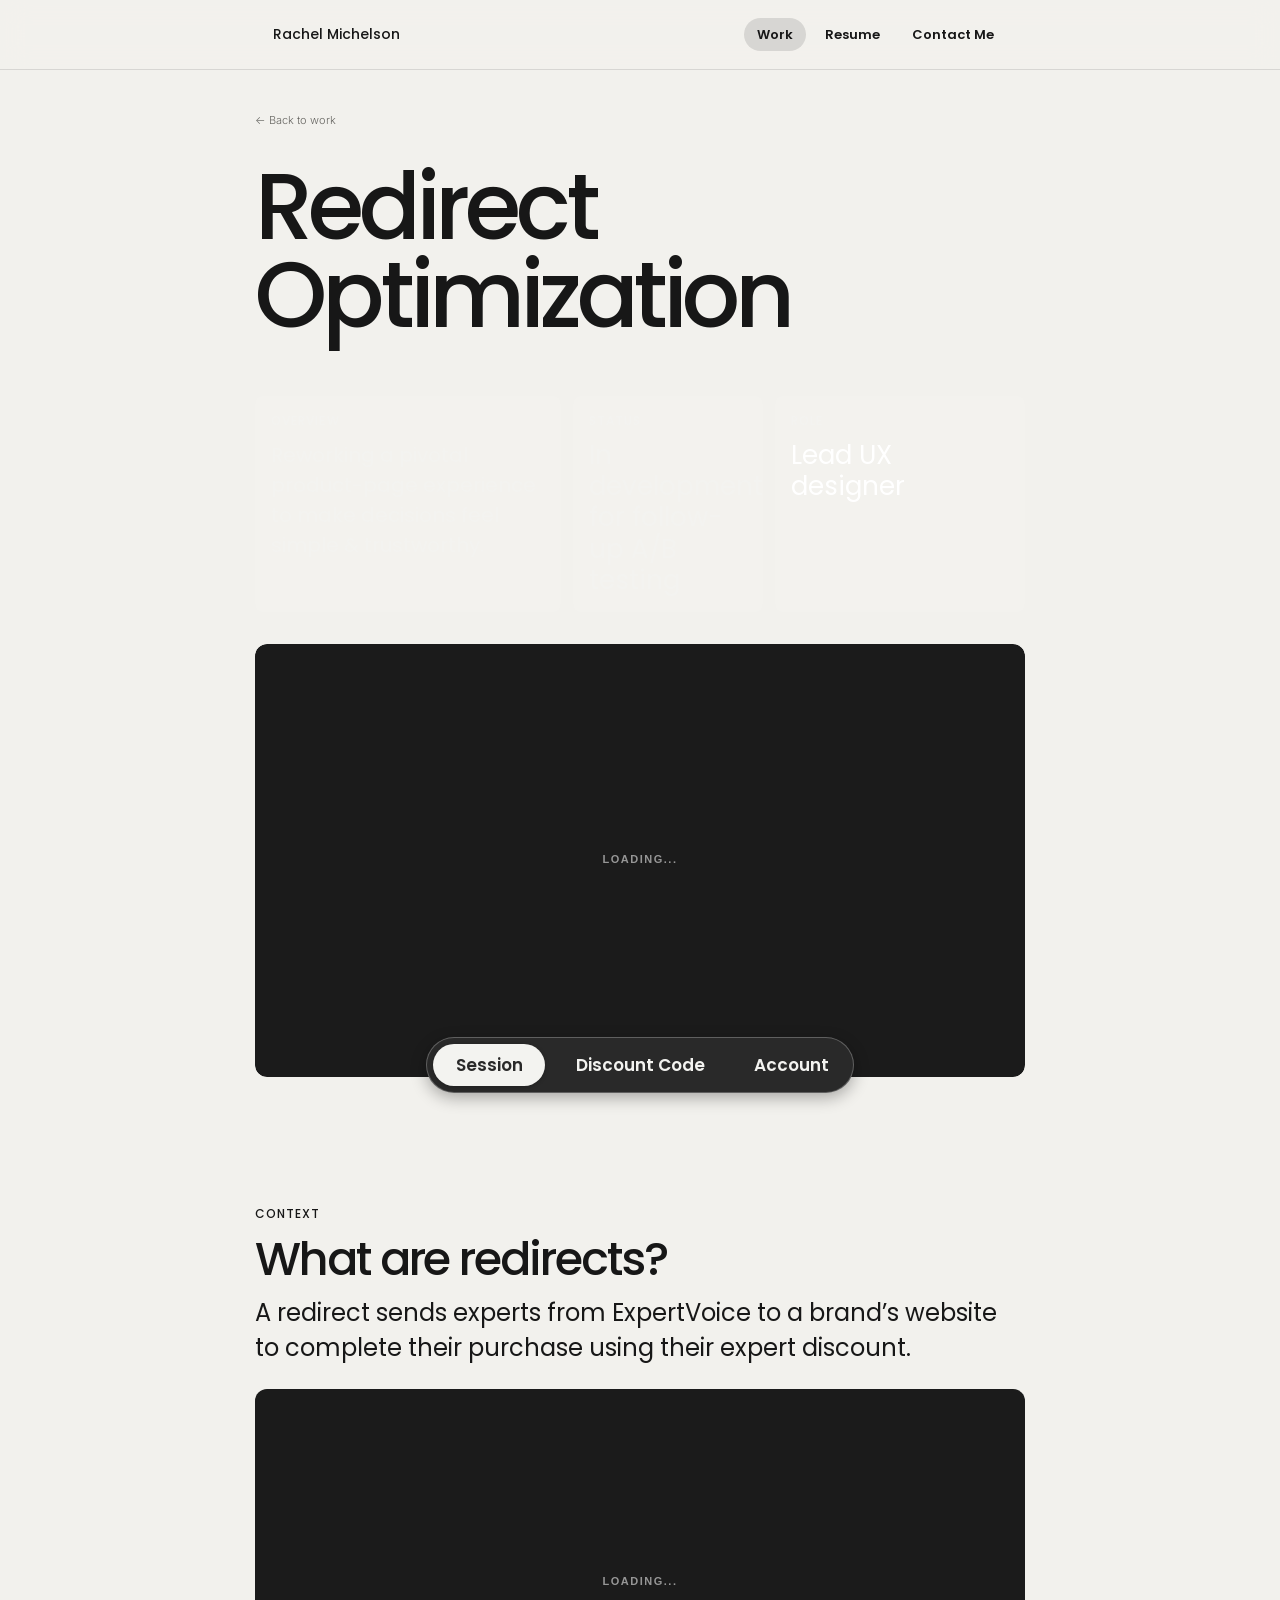
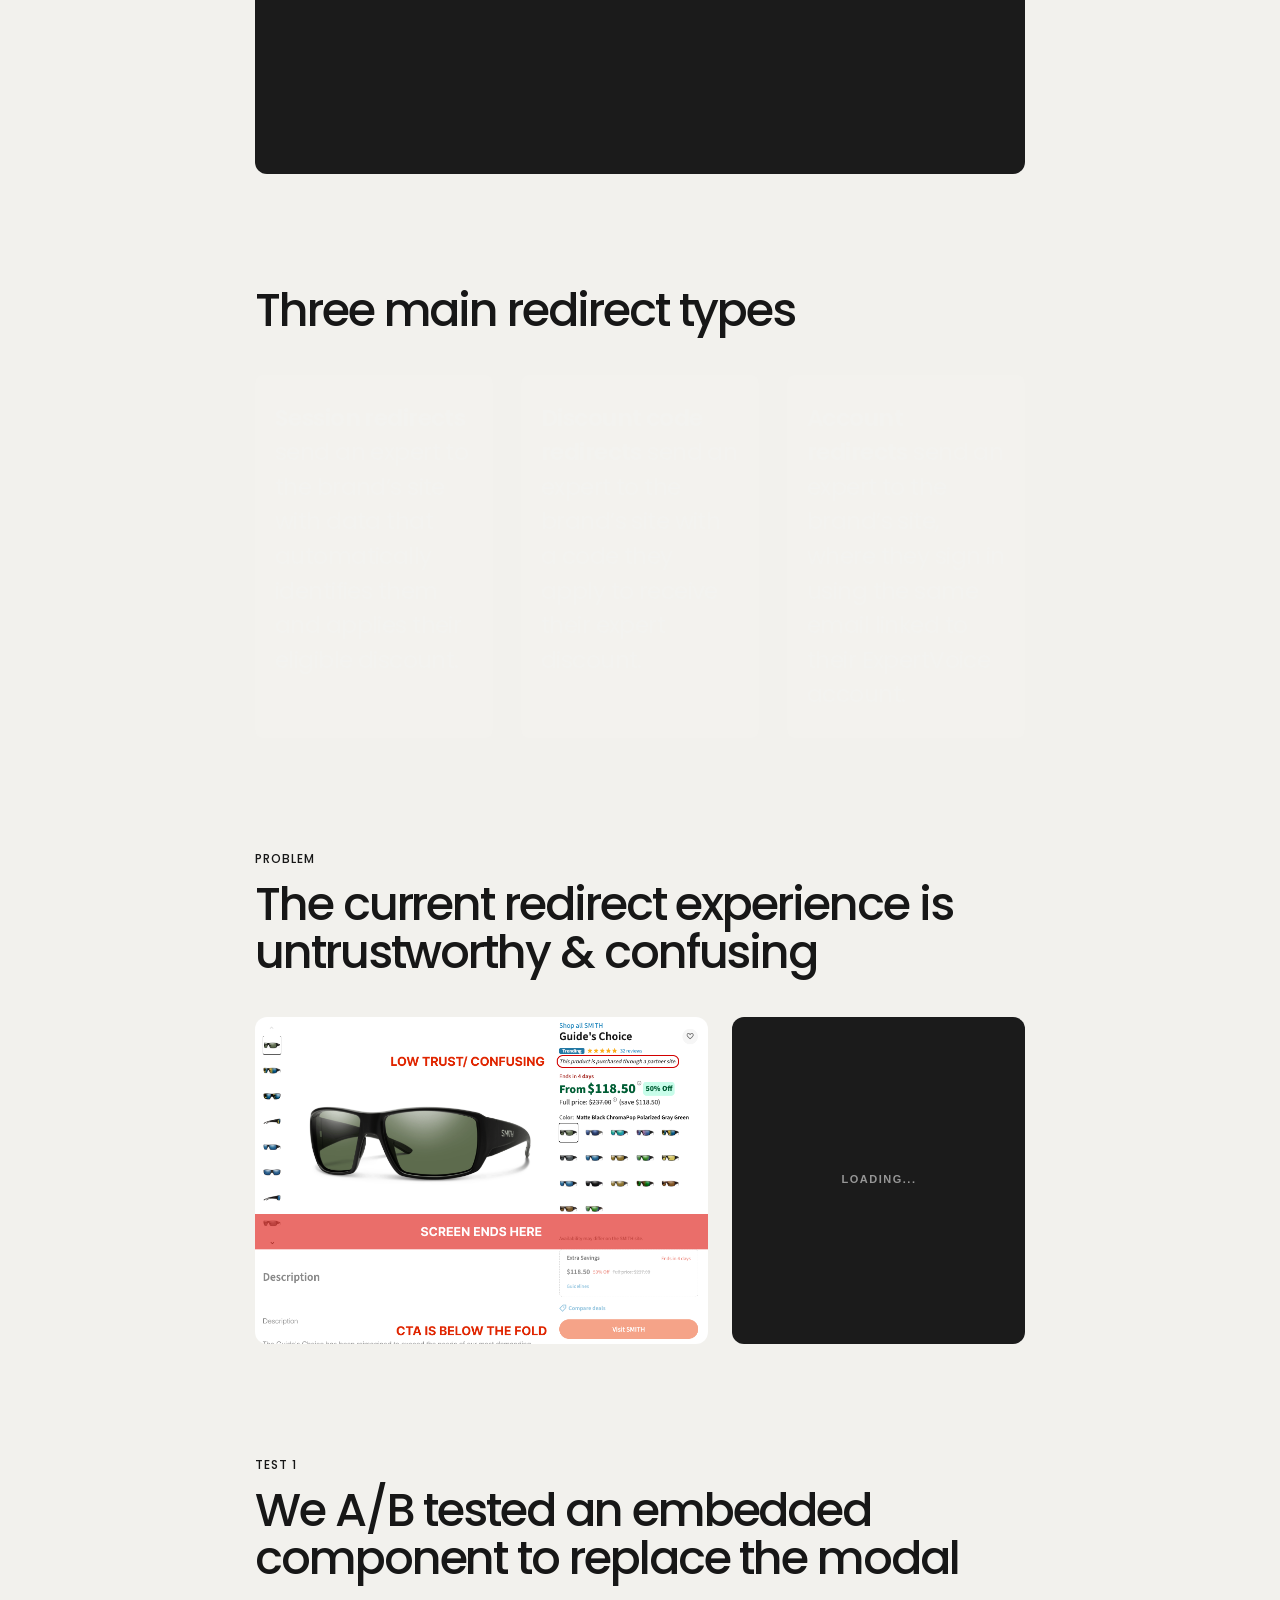
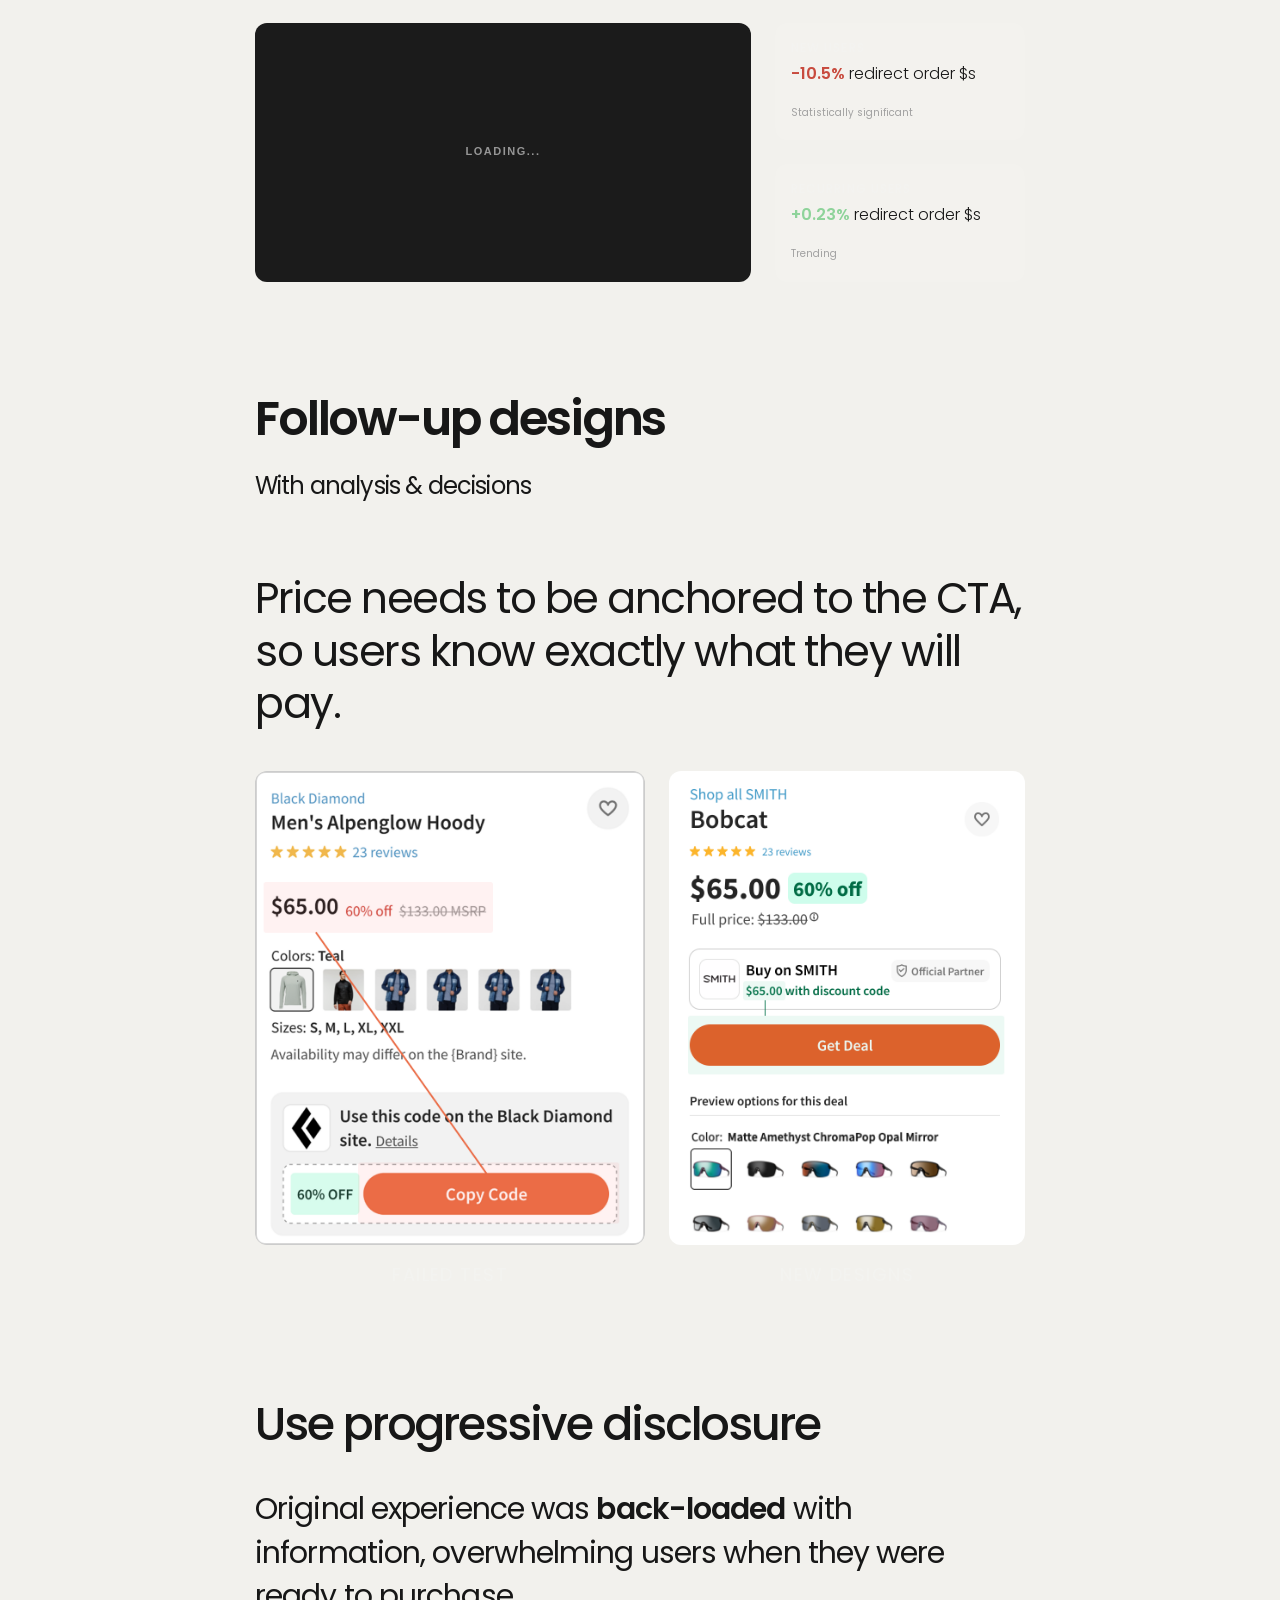
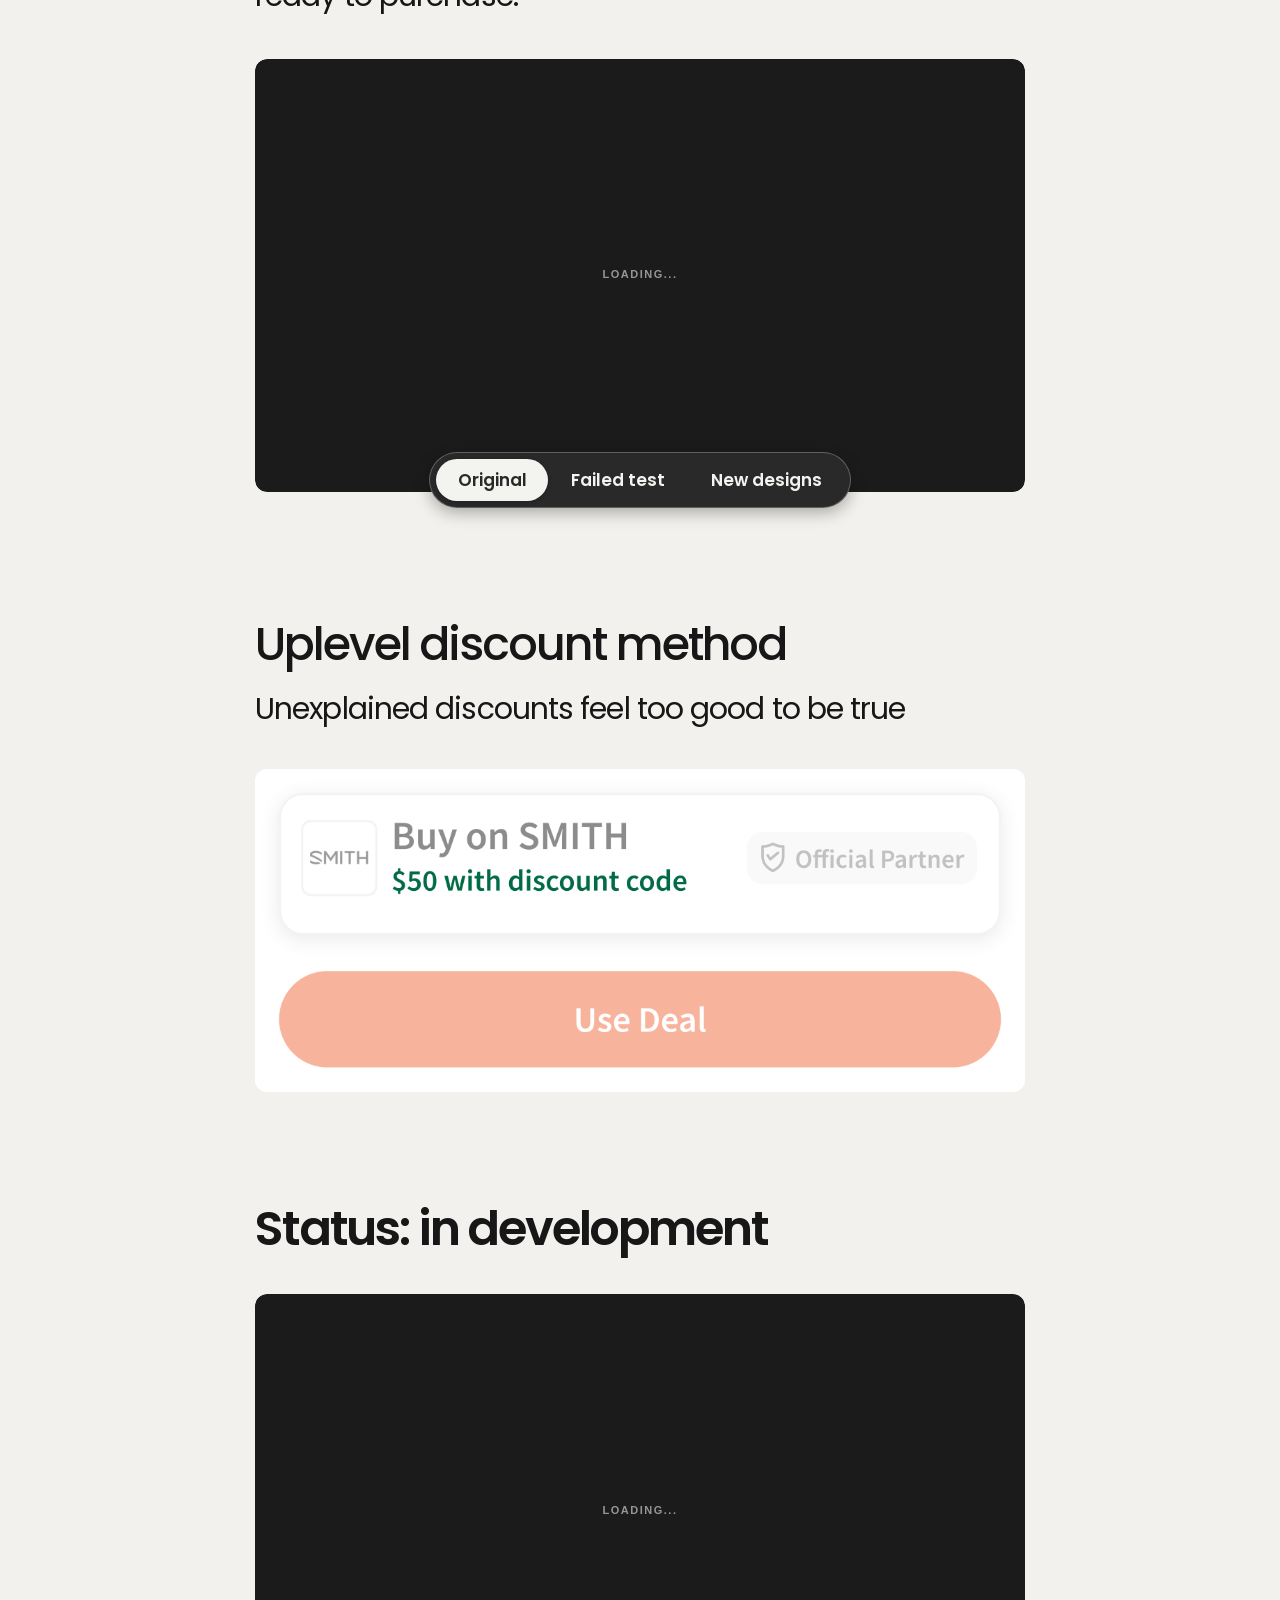
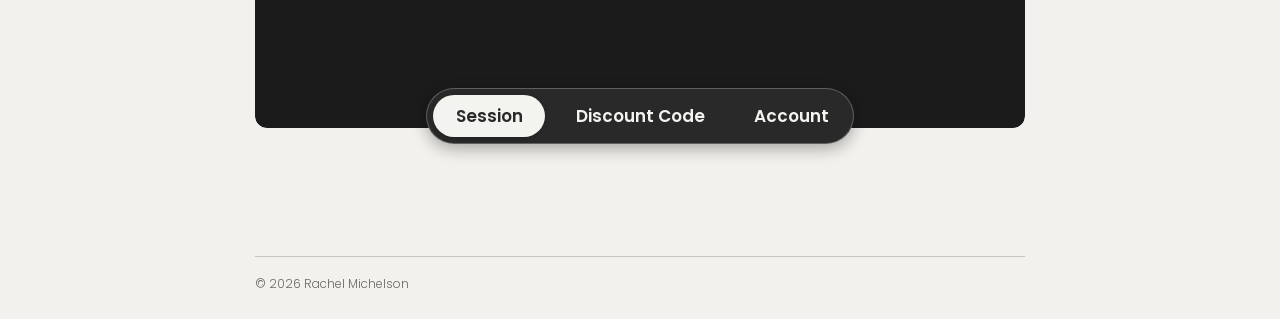
<file: projects/redirect-pdp.html>
<!doctype html>
<html lang="en">
  <head>
    <meta charset="UTF-8" />
    <meta name="viewport" content="width=device-width, initial-scale=1.0" />
    <meta name="description" content="Redirect Optimization case study by Rachel Michelson." />
    <title>Redirect Optimization — Rachel Michelson</title>
    <link rel="preconnect" href="https://fonts.googleapis.com" />
    <link rel="preconnect" href="https://fonts.gstatic.com" crossorigin />
    <link href="https://fonts.googleapis.com/css2?family=Inter:wght@300;400;500;600;700&family=Poppins:wght@300;400;500;600;700&display=swap" rel="stylesheet" />
    <link rel="stylesheet" href="../styles.css" />
  </head>
  <body class="inspo redirect-page">
    <main>
      <nav class="site-nav" aria-label="Main navigation">
        <div class="site-nav-inner">
          <a class="wordmark" href="../index.html">Rachel Michelson</a>
          <div class="nav-links">
            <a class="nav-tab active" href="../index.html#work">Work</a>
            <a class="nav-tab" href="../resume.html">Resume</a>
            <a class="nav-tab" href="#contact" data-contact-open>Contact Me</a>
          </div>
        </div>
      </nav>

      <div class="case-layout">
        <nav class="case-toc" aria-label="Redirect Optimization case study contents">
          <p>Contents</p>
          <a href="#overview">Overview</a>
          <a href="#context">Context</a>
          <a href="#redirect-types">Redirect types</a>
          <a href="#problem">The problem</a>
          <a href="#test-1">Test 1</a>
          <a href="#new-tests">Follow-up designs</a>
          <a href="#progressive-disclosure">Progressive disclosure</a>
          <a href="#discount-method">Uplevel discount method</a>
          <a href="#status">Status</a>
        </nav>

        <article class="modal-sheet case-study filtering-study redirect-pdp-study">
          <a class="case-back" href="../index.html">← Back to work</a>
          <header class="modal-header">
            <h1>Redirect Optimization</h1>
          </header>

          <section class="filtering-intro" id="overview" aria-label="Project overview">
            <div class="filtering-summary">
              <section class="filtering-summary-card filtering-summary-overview">
                <p class="eyebrow">Overview</p>
                <p>Reworking a pivotal product-page experience to make decisions feel simple &amp; trustworthy.</p>
              </section>
              <section class="filtering-summary-card filtering-summary-impact">
                <p class="eyebrow">Status</p>
                <p class="modal-summary-copy">In development for follow-up A/B testing</p>
              </section>
              <section class="filtering-summary-card filtering-summary-role">
                <p class="eyebrow">Role</p>
                <p>Lead UX designer</p>
              </section>
            </div>
            <div class="redirect-preview" aria-label="Redirect optimization preview">
              <div class="redirect-preview-stage">
                <video class="is-selected" data-redirect-video="session" autoplay muted loop playsinline preload="metadata" aria-label="Session redirect preview">
                  <source src="../assets/redirect/session.mp4" type="video/mp4" />
                </video>
                <video data-redirect-video="discount-code" muted loop playsinline preload="metadata" aria-label="Discount code redirect preview">
                  <source src="../assets/redirect/discount-code.mp4" type="video/mp4" />
                </video>
                <video data-redirect-video="account" muted loop playsinline preload="metadata" aria-label="Account redirect preview">
                  <source src="../assets/redirect/account.mp4" type="video/mp4" />
                </video>
              </div>
              <div class="redirect-preview-toggle" role="group" aria-label="Choose redirect scenario">
                <button type="button" class="is-selected" data-redirect-view="session" aria-pressed="true">Session</button>
                <button type="button" data-redirect-view="discount-code" aria-pressed="false">Discount Code</button>
                <button type="button" data-redirect-view="account" aria-pressed="false">Account</button>
              </div>
            </div>
          </section>

          <section class="redirect-context" id="context" aria-labelledby="redirect-context-title">
            <div class="redirect-context-copy">
              <p class="eyebrow">Context</p>
              <h2 id="redirect-context-title">What are redirects?</h2>
              <p>A redirect sends experts from ExpertVoice to a brand’s website to complete their purchase using their expert discount.</p>
            </div>
            <video class="redirect-context-media" width="1188" height="800" autoplay muted loop playsinline preload="metadata" aria-label="Original redirect experience">
              <source src="../assets/redirect/original.mp4" type="video/mp4" />
            </video>
          </section>

          <section class="redirect-types" id="redirect-types" aria-labelledby="redirect-types-title">
            <h2 id="redirect-types-title">Three main redirect types</h2>
            <div class="redirect-type-grid">
              <article class="redirect-type-card">
                <p><strong>Session redirects</strong> send an expert to the brand’s site with data that automatically identifies them and applies their eligible discount.</p>
              </article>
              <article class="redirect-type-card">
                <p><strong>Discount code redirects</strong> send an expert to the brand’s site with a code they apply to receive their expert discount.</p>
              </article>
              <article class="redirect-type-card">
                <p><strong>Account redirects</strong> send an expert to the brand’s site, where they sign in using the same email linked to their ExpertVoice account.</p>
              </article>
            </div>
          </section>

          <section class="redirect-problem" id="problem" aria-labelledby="redirect-problem-title">
            <p class="eyebrow">Problem</p>
            <h2 id="redirect-problem-title">The current redirect experience is untrustworthy &amp; confusing</h2>
            <div class="redirect-problem-media">
              <img src="../assets/redirect/original-annotated.png" width="3520" height="2544" alt="The original redirect experience with annotations" />
              <video width="572" height="640" autoplay muted loop playsinline preload="metadata" aria-label="Black Diamond redirect modal">
                <source src="../assets/redirect/black-diamond-modal.mp4" type="video/mp4" />
              </video>
            </div>
          </section>

          <section class="redirect-test" id="test-1" aria-labelledby="redirect-test-one-title">
            <p class="eyebrow">Test 1</p>
            <h2 id="redirect-test-one-title">We A/B tested an embedded component to replace the modal</h2>
            <div class="redirect-test-layout">
              <video class="redirect-test-video" width="1100" height="574" autoplay muted loop playsinline preload="metadata" aria-label="Embedded redirect component A/B test">
                <source src="../assets/redirect/ab-test-1.mp4" type="video/mp4" />
              </video>
              <div class="redirect-test-metrics">
                <article class="redirect-test-metric">
                  <p class="eyebrow">New users</p>
                  <p><strong class="is-negative">-10.5%</strong> redirect order $s</p>
                  <small>Statistically significant</small>
                </article>
                <article class="redirect-test-metric">
                  <p class="eyebrow">Recurring users</p>
                  <p><strong class="is-positive">+0.23%</strong> redirect order $s</p>
                  <small>Trending</small>
                </article>
              </div>
            </div>
          </section>

          <section class="redirect-new-tests" id="new-tests" aria-labelledby="redirect-new-tests-title">
            <h2 id="redirect-new-tests-title">Follow-up designs</h2>
            <p>With analysis &amp; decisions</p>
            <h3>Price needs to be anchored to the CTA, so users know exactly what they will pay.</h3>
            <div class="redirect-price-comparison">
              <figure>
                <img src="../assets/redirect/price-test.png" width="1816" height="2204" alt="Failed redirect price treatment" />
                <figcaption>Failed test</figcaption>
              </figure>
              <figure>
                <img src="../assets/redirect/price-new.png" width="1652" height="2200" alt="New redirect price design" />
                <figcaption>New designs</figcaption>
              </figure>
            </div>
          </section>

          <section class="redirect-disclosure" id="progressive-disclosure" aria-labelledby="redirect-disclosure-title">
            <h2 id="redirect-disclosure-title">Use progressive disclosure</h2>
            <p class="redirect-disclosure-copy">Original experience was <strong>back-loaded</strong> with information, overwhelming users when they were ready to purchase.</p>
            <div class="redirect-disclosure-preview">
              <div class="redirect-disclosure-stage">
                <video class="is-selected" data-disclosure-video="original" autoplay muted loop playsinline preload="metadata" aria-label="Original redirect experience">
                  <source src="../assets/redirect/original.mp4" type="video/mp4" />
                </video>
                <video data-disclosure-video="failed-test" muted loop playsinline preload="metadata" aria-label="Failed embedded-component test">
                  <source src="../assets/redirect/ab-test-1.mp4" type="video/mp4" />
                </video>
                <video data-disclosure-video="new-designs" muted loop playsinline preload="metadata" aria-label="New discount-code redirect design">
                  <source src="../assets/redirect/discount-code.mp4" type="video/mp4" />
                </video>
              </div>
              <div class="redirect-disclosure-toggle" role="group" aria-label="Compare progressive disclosure designs">
                <button type="button" class="is-selected" data-disclosure-view="original" aria-pressed="true">Original</button>
                <button type="button" data-disclosure-view="failed-test" aria-pressed="false">Failed test</button>
                <button type="button" data-disclosure-view="new-designs" aria-pressed="false">New designs</button>
              </div>
            </div>
          </section>

          <section class="redirect-discount-method" id="discount-method" aria-labelledby="redirect-discount-method-title">
            <h2 id="redirect-discount-method-title">Uplevel discount method</h2>
            <p>Unexplained discounts feel too good to be true</p>
            <figure class="redirect-discount-slides" aria-label="Discount method examples">
              <img class="is-selected" src="../assets/redirect/code-highlighted.png" width="2212" height="928" alt="A discount code highlighted in the redirect design" aria-hidden="false" />
              <img src="../assets/redirect/unique-link.png" width="2212" height="924" alt="A unique discount link highlighted in the redirect design" aria-hidden="true" />
              <img src="../assets/redirect/account-highlighted.png" width="2212" height="928" alt="An account-based discount highlighted in the redirect design" aria-hidden="true" />
            </figure>
          </section>

          <section class="redirect-status" id="status" aria-labelledby="redirect-status-title">
            <h2 id="redirect-status-title">Status: in development</h2>
            <div class="redirect-preview" aria-label="Redirect optimization preview">
              <div class="redirect-preview-stage">
                <video class="is-selected" data-final-redirect-video="session" autoplay muted loop playsinline preload="metadata" aria-label="Session redirect preview">
                  <source src="../assets/redirect/session.mp4" type="video/mp4" />
                </video>
                <video data-final-redirect-video="discount-code" muted loop playsinline preload="metadata" aria-label="Discount code redirect preview">
                  <source src="../assets/redirect/discount-code.mp4" type="video/mp4" />
                </video>
                <video data-final-redirect-video="account" muted loop playsinline preload="metadata" aria-label="Account redirect preview">
                  <source src="../assets/redirect/account.mp4" type="video/mp4" />
                </video>
              </div>
              <div class="redirect-preview-toggle" role="group" aria-label="Choose final redirect scenario">
                <button type="button" class="is-selected" data-final-redirect-view="session" aria-pressed="true">Session</button>
                <button type="button" data-final-redirect-view="discount-code" aria-pressed="false">Discount Code</button>
                <button type="button" data-final-redirect-view="account" aria-pressed="false">Account</button>
              </div>
            </div>
          </section>
        </article>
      </div>
    </main>

    <footer><p>© 2026 Rachel Michelson</p></footer>
    <script src="../script.js"></script>
    <script>
      const tocLinks = [...document.querySelectorAll('.case-toc a')];
      const tocSections = tocLinks.map((link) => document.querySelector(link.getAttribute('href'))).filter(Boolean);
      const tocObserver = new IntersectionObserver((entries) => {
        const current = entries.filter((entry) => entry.isIntersecting).sort((a, b) => b.intersectionRatio - a.intersectionRatio)[0];
        if (!current) return;
        tocLinks.forEach((link) => {
          const active = link.getAttribute('href') === `#${current.target.id}`;
          link.classList.toggle('is-active', active);
          if (active) link.setAttribute('aria-current', 'location');
          else link.removeAttribute('aria-current');
        });
      }, { rootMargin: '-18% 0px -62% 0px', threshold: [0, .2, .5] });
      tocSections.forEach((section) => tocObserver.observe(section));

      const redirectViewButtons = [...document.querySelectorAll('[data-redirect-view]')];
      const redirectVideos = [...document.querySelectorAll('[data-redirect-video]')];
      redirectViewButtons.forEach((button) => {
        button.addEventListener('click', () => {
          redirectViewButtons.forEach((item) => {
            const selected = item === button;
            item.classList.toggle('is-selected', selected);
            item.setAttribute('aria-pressed', String(selected));
          });
          redirectVideos.forEach((video) => {
            const selected = video.dataset.redirectVideo === button.dataset.redirectView;
            video.classList.toggle('is-selected', selected);
            if (selected) {
              video.currentTime = 0;
              video.play().catch(() => {});
            } else {
              video.pause();
            }
          });
        });
      });

      const disclosureButtons = [...document.querySelectorAll('[data-disclosure-view]')];
      const disclosureVideos = [...document.querySelectorAll('[data-disclosure-video]')];
      const disclosureCopy = document.querySelector('.redirect-disclosure-copy');
      const disclosureDescriptions = {
        original: 'Original experience was <strong>back-loaded</strong> with information, overwhelming users when they were ready to purchase.',
        'failed-test': 'The tested designs were <strong>front-loaded</strong> with information, overwhelming users with information before they had any purchase intent.',
        'new-designs': 'Reveal instructions <strong>progressively</strong> as purchase intent increases, rather than showing everything at once.',
      };
      disclosureButtons.forEach((button) => {
        button.addEventListener('click', () => {
          disclosureButtons.forEach((item) => {
            const selected = item === button;
            item.classList.toggle('is-selected', selected);
            item.setAttribute('aria-pressed', String(selected));
          });
          disclosureVideos.forEach((video) => {
            const selected = video.dataset.disclosureVideo === button.dataset.disclosureView;
            video.classList.toggle('is-selected', selected);
            if (selected) {
              video.currentTime = 0;
              video.play().catch(() => {});
            } else {
              video.pause();
            }
          });
          if (disclosureCopy) disclosureCopy.innerHTML = disclosureDescriptions[button.dataset.disclosureView];
        });
      });

      const discountSlides = [...document.querySelectorAll('.redirect-discount-slides img')];
      if (discountSlides.length > 1 && !window.matchMedia('(prefers-reduced-motion: reduce)').matches) {
        let activeDiscountSlide = 0;
        window.setInterval(() => {
          activeDiscountSlide = (activeDiscountSlide + 1) % discountSlides.length;
          discountSlides.forEach((slide, index) => {
            const selected = index === activeDiscountSlide;
            slide.classList.toggle('is-selected', selected);
            slide.setAttribute('aria-hidden', String(!selected));
          });
        }, 3000);
      }

      const finalRedirectButtons = [...document.querySelectorAll('[data-final-redirect-view]')];
      const finalRedirectVideos = [...document.querySelectorAll('[data-final-redirect-video]')];
      finalRedirectButtons.forEach((button) => {
        button.addEventListener('click', () => {
          finalRedirectButtons.forEach((item) => {
            const selected = item === button;
            item.classList.toggle('is-selected', selected);
            item.setAttribute('aria-pressed', String(selected));
          });
          finalRedirectVideos.forEach((video) => {
            const selected = video.dataset.finalRedirectVideo === button.dataset.finalRedirectView;
            video.classList.toggle('is-selected', selected);
            if (selected) {
              video.currentTime = 0;
              video.play().catch(() => {});
            } else {
              video.pause();
            }
          });
        });
      });
    </script>
  </body>
</html>
</file>
<file: styles.css>
:root { --ink:#151515; --paper:#ededea; --rule:#d4d4cf; --muted:#656561; --accent:#3F5FA8; }
* { box-sizing:border-box; }
html { scroll-behavior:smooth; }
body { margin:0; background:var(--paper); color:var(--ink); font-family:"Poppins", Arial, sans-serif; font-size:16px; font-weight:300; overflow-anchor:none; }
body.lightbox-open { overflow:hidden; }
body.contact-modal-open, body.project-modal-open { overflow:hidden; }
img:not(.is-media-ready),video:not(.is-media-ready) { background-color:#1b1b1b !important; background-image:url("data:image/svg+xml,%3Csvg xmlns='http://www.w3.org/2000/svg' viewBox='0 0 160 60'%3E%3Ctext x='80' y='33' text-anchor='middle' fill='%23969696' font-family='Arial,sans-serif' font-size='11' font-weight='600' letter-spacing='1.5'%3ELOADING...%3C/text%3E%3C/svg%3E") !important; background-position:center !important; background-repeat:no-repeat !important; background-size:160px 60px !important; }
img { height:auto; }
.case-study img:not(.portfolio-companion img), .case-study video { cursor:zoom-in; }
.project-modal .case-study img, .project-modal .case-study video { cursor:default; }
.media-lightbox { position:fixed; inset:0; z-index:1000; display:flex; align-items:center; justify-content:center; padding:clamp(18px,4vw,56px); background:rgba(0,0,0,.9); opacity:0; visibility:hidden; transition:opacity .2s ease,visibility .2s ease; }
.media-lightbox.is-open { opacity:1; visibility:visible; }
.media-lightbox-content { display:flex; max-width:100%; max-height:100%; align-items:center; justify-content:center; }
.media-lightbox-content img,.media-lightbox-content video { display:block; max-width:100%; max-height:calc(100vh - 48px); width:auto; height:auto; border:0 !important; border-radius:8px; object-fit:contain; cursor:default; }
.media-lightbox .media-lightbox-content img { cursor:zoom-out !important; }
.media-lightbox-close { position:fixed; top:18px; right:20px; z-index:2; width:42px; height:42px; padding:0; border:1px solid rgba(255,255,255,.3); border-radius:50%; background:rgba(20,20,20,.72); color:#fff; font-size:0; cursor:pointer; }
.media-lightbox-close::before,.media-lightbox-close::after { content:""; position:absolute; top:50%; left:50%; width:18px; height:2px; border-radius:2px; background:currentColor; }
.media-lightbox-close::before { transform:translate(-50%,-50%) rotate(45deg); }
.media-lightbox-close::after { transform:translate(-50%,-50%) rotate(-45deg); }
@media (prefers-reduced-motion:reduce) { .media-lightbox { transition:none; } }
.contact-modal { position:fixed; inset:0; z-index:1100; display:grid; place-items:center; padding:24px; background:rgba(0,0,0,.76); opacity:0; visibility:hidden; transition:opacity .2s ease,visibility .2s ease; }
.contact-modal.is-open { opacity:1; visibility:visible; }
.contact-modal-panel { width:min(100%,440px); padding:28px; border:1px solid rgba(255,255,255,.14); border-radius:24px; background:#181818; box-shadow:0 24px 70px rgba(0,0,0,.45); color:#f3f3f0; }
.contact-modal-header { display:flex; align-items:center; justify-content:space-between; gap:20px; margin-bottom:12px; }
.contact-modal-header h2 { margin:0; font-size:30px; font-weight:500; letter-spacing:-.04em; }
.contact-modal-close { position:relative; flex:0 0 auto; width:38px; height:38px; padding:0; border:1px solid rgba(255,255,255,.18); border-radius:50%; background:transparent; color:#f3f3f0; font-size:0; cursor:pointer; }
.contact-modal-close::before,.contact-modal-close::after { content:""; position:absolute; top:50%; left:50%; width:16px; height:2px; border-radius:2px; background:currentColor; }
.contact-modal-close::before { transform:translate(-50%,-50%) rotate(45deg); }
.contact-modal-close::after { transform:translate(-50%,-50%) rotate(-45deg); }
.contact-modal-intro { margin:0 0 24px; color:#a1a1a1; font-size:14px; line-height:1.5; }
.contact-options { display:grid; gap:10px; }
.contact-option { display:flex; min-width:0; align-items:center; justify-content:space-between; gap:16px; min-height:54px; padding:12px 14px; border:1px solid rgba(255,255,255,.12); border-radius:12px; background:rgba(255,255,255,.05); color:#f3f3f0; font-size:14px; font-weight:500; text-decoration:none; }
.contact-option:hover { background:rgba(255,255,255,.09); opacity:1; }
.contact-option span { min-width:0; overflow-wrap:anywhere; }
.contact-option-arrow { color:#a1a1a1; }
.contact-copy { flex:0 0 auto; padding:8px 13px; border:0; border-radius:999px; background:#f3f3f0; color:#181818; font:600 12px/1 "Poppins",Arial,sans-serif; cursor:pointer; }
.contact-copy:hover { opacity:.82; }
.resume-body .contact-modal { background:rgba(35,30,24,.48); }
.resume-body .contact-modal-panel { border-color:rgba(45,38,29,.14); background:#e7e0d4; box-shadow:0 24px 70px rgba(35,30,24,.28); color:#1b1916; }
.resume-body .contact-modal-close { border-color:rgba(45,38,29,.2); color:#1b1916; }
.resume-body .contact-modal-close:hover { background:rgba(45,38,29,.09); opacity:1; }
.resume-body .contact-option { border-color:rgba(45,38,29,.14); background:#f3eee5; color:#1b1916; }
.resume-body .contact-option:hover { background:#ddd4c6; }
.resume-body .contact-option-arrow { color:#746c61; }
.resume-body .contact-copy { border:1px solid rgba(45,38,29,.16); background:#f8f3ea; color:#1b1916; }
@media (max-width:520px) { .contact-modal { padding:16px; }.contact-modal-panel { padding:22px; }.contact-option { align-items:flex-start; flex-direction:column; }.contact-copy { align-self:stretch; } }
@media (prefers-reduced-motion:reduce) { .contact-modal { transition:none; } }
main, footer { max-width:1440px; margin:auto; padding-left:4vw; padding-right:4vw; }
@media (min-width:1000px) { main, footer { max-width:none; padding-left:240px; padding-right:240px; }.site-nav { margin-left:-240px; margin-right:-240px; padding-left:240px; padding-right:240px; } }
a { color:inherit; }
a, button { transition:opacity .2s ease; } a:hover, button:hover { opacity:.68; }
.site-nav { display:flex; justify-content:space-between; align-items:center; position:sticky; top:0; z-index:20; margin:0 -4vw; padding:28px 4vw; background:color-mix(in srgb, var(--paper) 78%, transparent); backdrop-filter:blur(14px); -webkit-backdrop-filter:blur(14px); }.nav-links { display:flex; gap:6px; align-items:center; }
@media (min-width:1000px) { .site-nav { margin-left:-240px; margin-right:-240px; padding-left:240px; padding-right:240px; } }
.wordmark { font-weight:500; font-size:17px; letter-spacing:-.02em; text-decoration:none; }.nav-tab { appearance:none; cursor:pointer; color:var(--ink); font:inherit; font-size:13px; line-height:1; border:1px solid transparent; background:transparent; border-radius:100px; padding:9px 12px; text-decoration:none; transition:border-color .2s ease, opacity .2s ease; }.nav-tab:hover { border-color:var(--ink); }.nav-tab.active { background:var(--ink); color:var(--paper); }
.text-link { font-size:14px; text-underline-offset:5px; }.text-link span { margin-left:5px; }
.hero { min-height:calc(100vh - 82px); display:flex; flex-direction:column; justify-content:space-between; position:relative; padding:8.8vh 0 5vh; }
.eyebrow { margin:0; font-family:"Poppins", Arial, sans-serif; font-size:12px; font-weight:500; letter-spacing:.09em; text-transform:uppercase; }
h1, h2, h3, p { margin-top:0; } h1, h2 { letter-spacing:-.02em; font-weight:500; }
h1 { font-size:clamp(3rem,7.2vw,7.2rem); letter-spacing:-.015em; line-height:1.02; margin:4vh 0; max-width:1100px; } h1 em { font-family:Georgia, serif; font-weight:400; }.hero-name-line { display:inline-block; white-space:nowrap; }.role-rotator { display:inline-block; color:var(--accent); font-size:.78em; white-space:nowrap; transition:opacity .4s ease; }.role-rotator.is-changing { opacity:0; }
.intro-details { display:grid; grid-template-columns:minmax(220px, .65fr) minmax(280px, 1fr); gap:48px; max-width:760px; margin:0 0 4vh; isolation:isolate; overflow:visible; }.intro-details .eyebrow { margin-bottom:10px; }.intro-details p:not(.eyebrow) { margin:0; font-size:15px; line-height:1.45; }.intro-details a { text-underline-offset:4px; }.current-note { display:block; margin-top:7px; color:var(--muted); font-family:"Poppins", Arial, sans-serif; font-size:15px; line-height:1.45; }.tooltip-trigger { position:relative; display:inline-block; cursor:default; text-decoration:underline; text-decoration-thickness:1px; text-underline-offset:3px; outline:none; }.tooltip-trigger:focus-visible { outline:1px solid currentColor; outline-offset:3px; }.tooltip-copy { position:absolute; z-index:100; top:calc(100% + 10px); left:0; width:240px; padding:12px 14px; border:1px solid rgba(255,255,255,.12); border-radius:12px; background:#111; box-shadow:0 8px 24px rgba(0,0,0,.45); color:#f3f3f0; font-family:"Poppins", Arial, sans-serif; font-size:12px; line-height:1.45; opacity:0; pointer-events:none; transform:translateY(-4px); transition:opacity .18s ease, transform .18s ease; }.tooltip-trigger:hover .tooltip-copy, .tooltip-trigger:focus .tooltip-copy { opacity:1; transform:translateY(0); }
.impact-stats { align-self:flex-start; display:grid; grid-template-columns:repeat(3, minmax(0, 1fr)); gap:48px; width:min(100%, 980px); margin:0 0 4vh; }.impact { margin:0; font-size:15px; line-height:1.35; }.impact strong { display:block; color:var(--accent); font-size:clamp(2.8rem,5vw,4.7rem); font-weight:500; letter-spacing:-.03em; line-height:.92; margin-bottom:10px; }
.work { border-top:1px solid var(--ink); padding:20px 0 120px; }.section-heading { display:flex; justify-content:space-between; align-items:start; margin-bottom:52px; }.section-heading h2 { font-size:clamp(2.4rem,5vw,5.3rem); line-height:.98; margin:0; }
.projects { display:grid; grid-template-columns:1fr; gap:96px; max-width:1180px; }.project-card { display:none; }.project-card.visible { display:block; animation:appear .35s ease both; }.project-link { display:grid; grid-template-columns:repeat(2, minmax(0, 1fr)); column-gap:42px; align-items:start; text-decoration:none; }.project-image { aspect-ratio:1.3; position:relative; overflow:hidden; padding:18px; }.project-image > span { font-size:12px; position:relative; z-index:2; }.cobalt { background:var(--accent); color:#fff; }.moss { background:#718265; }.apricot { background:#ea8f65; }.lavender { background:#a7a1cf; }.seafoam { background:#8ec6b9; }
.placeholder-mark { position:absolute; font-size:clamp(5rem,14vw,13rem); font-weight:700; letter-spacing:-.12em; bottom:-5%; right:11%; }.shape { background:#e6ddc8; position:absolute; }.shape-one { width:45%; height:45%; border-radius:50%; left:22%; top:17%; }.shape-two { height:75%; width:12%; right:22%; top:16%; transform:rotate(34deg); }.dash-grid { width:60%; height:60%; margin:10% auto; background:repeating-linear-gradient(90deg,transparent 0 20px,#242424 20px 25px), repeating-linear-gradient(0deg,transparent 0 20px,#242424 20px 25px); opacity:.8; }.arc { position:absolute; border:16px solid #f5f3ee; border-radius:50%; }.arc-one { width:78%; height:105%; left:-17%; bottom:-57%; }.arc-two { width:38%; height:51%; right:12%; top:18%; }.circle-ring { position:absolute; width:52%; aspect-ratio:1; border:25px solid #173b34; border-radius:50%; top:24%; left:24%; }
.project-video video { position:absolute; inset:0; width:100%; height:100%; object-fit:cover; object-position:center top; }
.redirect-preview video { object-position:right top; }
.shipping-video { background:#fff; }
.shipping-video video { left:30px; right:30px; width:calc(100% - 60px); }
.empty-cart-cover { display:grid; place-items:center; padding:4px; background:#fff; }
.empty-cart-cover img, .empty-cart-cover video { display:block; width:100%; height:auto; object-fit:contain; }
.project-image > span { display:none; }
.project-copy { padding-top:12px; }.project-meta { border-top:0; margin:0; }.project-meta h3 { font-size:24px; font-weight:500; line-height:1.08; margin-bottom:10px; }.project-meta p { font-size:12px; margin-bottom:0; color:var(--muted); text-align:left; }.project-description { max-width:360px; margin:12px 0 0; color:var(--muted); font-size:15px; line-height:1.45; }.project-impact { margin:24px 0 0; }.project-impact strong { display:block; color:var(--accent); font-size:19px; font-weight:500; letter-spacing:-.015em; }.project-impact sup { font-size:.55em; vertical-align:super; }.project-impact small { display:block; margin-top:4px; color:var(--muted); font-family:"SF Mono", Monaco, Menlo, Courier, monospace; font-size:10px; }
.project-callout { display:inline-block; margin:18px 0 0; padding:8px 10px; border:1px solid rgba(255,255,255,.18); border-radius:2px; background:rgba(255,255,255,.07); color:rgba(255,255,255,.9); font-size:11px; font-weight:500; line-height:1; }
.about { border-top:1px solid var(--ink); padding:22px 0 140px; }.about-copy { max-width:820px; }.about h2 { font-size:clamp(2.4rem,4.6vw,5rem); letter-spacing:-.015em; line-height:1.02; margin:0 0 48px; }.about-copy p { max-width:490px; font-size:18px; line-height:1.48; }.text-link { display:inline-block; margin-top:16px; font-weight:500; }
footer { border-top:1px solid var(--rule); display:flex; justify-content:space-between; align-items:center; padding-top:18px; padding-bottom:26px; color:var(--muted); font-size:12px; } footer p { margin:0; } footer a { text-underline-offset:3px; }.footer-links { display:flex; gap:8px; }.footer-icon { display:grid; width:30px; height:30px; place-items:center; border:1px solid currentColor; border-radius:50%; color:var(--ink); transition:background .2s ease, color .2s ease, opacity .2s ease; }.footer-icon:hover { background:var(--ink); color:var(--paper); opacity:1; }.footer-icon svg { width:14px; height:14px; fill:currentColor; }
.project-modal { width:min(94vw, 1400px); height:fit-content; block-size:fit-content; max-height:min(92vh, 1000px); padding:0; border:1px solid var(--rule); border-radius:12px; background:var(--paper); color:var(--ink); overflow:auto; }.project-modal::backdrop { background:rgba(0,0,0,.7); backdrop-filter:blur(7px); }.project-modal-content { min-height:0; }.project-modal .modal-sheet { min-height:0; }.modal-sheet { position:relative; min-height:100%; padding:clamp(28px,5vw,72px); }.modal-close { position:sticky; top:0; float:right; z-index:2; width:42px; height:42px; border:0; border-radius:50%; background:transparent; color:var(--ink); cursor:pointer; font-size:0; transition:background .2s ease, opacity .2s ease; }.modal-close::before, .modal-close::after { content:""; position:absolute; top:50%; left:50%; width:22px; height:2px; background:currentColor; }.modal-close::before { transform:translate(-50%,-50%) rotate(45deg); }.modal-close::after { transform:translate(-50%,-50%) rotate(-45deg); }.modal-close:hover { background:var(--ink); color:var(--paper); opacity:1; }.modal-header { clear:both; max-width:900px; padding-top:4vh; }.modal-header .eyebrow { margin-bottom:20px; }.modal-header h2 { margin:0 0 14px; font-size:clamp(3.4rem,8vw,8rem); line-height:.9; letter-spacing:-.06em; }.modal-header > p:last-child { margin:0; color:var(--muted); }.modal-media { aspect-ratio:1.7; margin:8vh 0; overflow:hidden; background:#202020; }.modal-media video { width:100%; height:100%; object-fit:cover; object-position:center top; }.prototype-frame { height:min(68vh, 780px); aspect-ratio:auto; background:#fff; border:1px solid var(--rule); }.prototype-frame iframe { display:block; width:100%; height:100%; border:0; background:#fff; }.skeleton-media { display:grid; place-items:center; background:linear-gradient(110deg, #1a1a1a 20%, #303030 42%, #1a1a1a 64%); background-size:200% 100%; color:#b6b6b6; font-family:"SF Mono", Monaco, Menlo, Courier, monospace; font-size:11px; animation:shimmer 2.2s linear infinite; }.modal-details { display:grid; grid-template-columns:1fr 1fr; gap:56px; max-width:920px; }.modal-details section:last-child { grid-column:1 / -1; max-width:600px; }.modal-details .eyebrow { margin-bottom:12px; }.modal-details p:not(.eyebrow) { margin:0; line-height:1.5; }.modal-impact { color:var(--accent); font-size:clamp(1.8rem,3vw,3rem); font-weight:500; letter-spacing:-.04em; }.modal-impact sup { font-size:.5em; }.modal-impact small { display:block; margin-top:5px; color:var(--muted); font-family:"SF Mono", Monaco, Menlo, Courier, monospace; font-size:10px; letter-spacing:0; }
.case-study { padding-top:36px; }.case-back { display:inline-block; color:var(--muted); font-family:"SF Mono", Monaco, Menlo, Courier, monospace; font-size:11px; text-decoration:none; }.case-study .modal-header h1 { margin:0 0 14px; font-size:clamp(3.4rem,8vw,8rem); line-height:.9; letter-spacing:-.06em; font-weight:500; }
.project-modal .modal-close { position:absolute; top:24px; right:24px; }
.project-modal .modal-close:hover { background:rgba(255,255,255,.2); color:var(--ink); opacity:1; }
.case-layout { display:grid; grid-template-columns:160px minmax(0,1fr); gap:60px; align-items:start; }
.case-layout > .case-study { min-width:0; padding-right:0; padding-left:0; }
.case-toc { position:sticky; top:92px; z-index:10; display:flex; width:160px; flex-direction:column; gap:3px; padding-top:36px; }
.case-toc p { margin:0 0 8px; padding:0 8px; color:var(--muted); font-family:"Inter",Arial,sans-serif; font-size:10px; font-weight:500; letter-spacing:.1em; text-align:left; text-transform:uppercase; }
.case-toc a { position:relative; padding:6px 8px; border-radius:5px; color:var(--muted); font-size:11px; font-weight:400; line-height:1.35; text-align:left; text-decoration:none; transition:color .18s ease,background .18s ease; }
.case-toc a:hover { background:rgba(255,255,255,.05); color:var(--ink); opacity:1; }
.case-toc a.is-active { background:rgba(255,255,255,.08); color:var(--ink); }
@media (max-width:980px) { .case-layout { display:block; }.case-toc { display:none; }.case-layout > .case-study { padding-right:clamp(28px,5vw,72px); padding-left:clamp(28px,5vw,72px); } }
.filtering-study section[id],.filtering-study h2[id] { scroll-margin-top:90px; }
.case-study .modal-details { display:grid; grid-template-columns:repeat(2,minmax(0,1fr)); margin-top:32px; column-gap:56px; row-gap:32px; }
.case-study .modal-details section { margin:0; }
.case-study .modal-details .eyebrow { margin:0 0 12px; }
.filtering-study .modal-details section:last-child { grid-column:auto; max-width:none; }
.filtering-study img { border:1px solid rgba(255,255,255,.5) !important; border-radius:4px; }
.filtering-intro { display:flex; flex-direction:column; gap:24px; margin-top:32px; }
.filtering-summary { display:grid; grid-template-columns:1.18fr 1fr 157px; gap:12px; }
.filtering-summary-card { min-height:118px; padding:12px; border-radius:8px; background:rgba(255,255,255,.05); }
.filtering-summary-card .eyebrow { margin:0 0 4px; color:#f3f3f0; }
.filtering-summary-card > p:last-child { margin:0; color:#f3f3f0; font-size:16px; font-weight:500; line-height:1.35; }
.filtering-summary-overview > p:last-child { font-weight:400; }
.filtering-summary-card > p.modal-overview-large:last-child { font-size:18px; }
.filtering-summary-card > p.modal-summary-copy:last-child { font-weight:400; }
.filtering-summary-card a { text-underline-offset:2px; }
.project-modal .filtering-summary { grid-template-columns:minmax(0,1.45fr) minmax(260px,.8fr); grid-template-rows:auto auto; align-content:start; }
.project-modal .filtering-summary-card { min-height:0; }
.project-modal .filtering-summary-overview { grid-column:1; grid-row:1 / 3; }
.project-modal .filtering-summary-impact { grid-column:2; grid-row:1; }
.project-modal .filtering-summary-role { grid-column:2; grid-row:2; }
.project-modal .filtering-summary-role > p:last-child { max-width:none; font-size:16px; font-weight:400; line-height:1.35; }
.project-modal .filtering-summary.is-two-column { grid-template-columns:minmax(0,1.5fr) minmax(220px,.75fr); grid-template-rows:auto; }
.project-modal .filtering-summary.is-two-column .filtering-summary-overview { grid-column:1; grid-row:1; }
.project-modal .filtering-summary.is-two-column .filtering-summary-role { grid-column:2; grid-row:1; }
.project-case-copy { max-width:880px; margin-top:48px; }
.project-case-copy p { margin:0; color:#f3f3f0; font-size:18px; font-weight:300; line-height:1.55; }
.project-case-copy p + p { margin-top:18px; }
.filtering-summary-card > p.modal-impact:last-child { color:#8ed39a; font-size:clamp(26px,2.5vw,34px); font-weight:600; line-height:1.05; letter-spacing:-.04em; }
.filtering-summary-card .modal-impact small { margin-top:3px; color:#a1a1a1; font-size:10px; font-weight:500; line-height:1.3; }
.filtering-summary-role > p:last-child { max-width:133px; color:#fff; font-size:24px; line-height:1; }
.filtering-prototype { display:flex; flex-direction:column; align-items:center; }
.filtering-prototype .prototype-frame { width:100%; height:min(54vw, 560px); margin:0 0 -30px; overflow:hidden; border:0; border-radius:12px; background:#d9d9d9; transition:width .2s ease, height .2s ease; }
.filtering-prototype .prototype-frame.is-mobile { width:min(390px, 100%); height:auto; aspect-ratio:1179 / 1819; }
.filtering-mobile-preview { display:none !important; width:100%; height:100%; object-fit:cover; object-position:top; border:0 !important; border-radius:0 !important; }
.filtering-prototype .prototype-frame.is-mobile iframe { display:none; }
.filtering-prototype .prototype-frame.is-mobile .filtering-mobile-preview { display:block !important; }
.filtering-prototype .prototype-view-toggle { position:relative; z-index:2; display:grid; grid-template-columns:repeat(2,minmax(0,1fr)); gap:0; margin:0; padding:5px; overflow:hidden; border:1px solid rgba(255,255,255,.24); background:#292929; box-shadow:0 4px 14px rgba(0,0,0,.18); }
.filtering-prototype .prototype-view-toggle button { min-width:112px; padding:10px 18px; color:#fff; font-family:"Poppins", Arial, sans-serif; font-size:18px; font-weight:600; line-height:1.2; letter-spacing:0; }
.filtering-prototype .prototype-view-toggle button.is-selected { background:transparent; color:#252525; }
.filtering-prototype .prototype-view-toggle::before,
.filter-before-after-toggle::before,
.filter-pills-view-toggle::before { content:""; position:absolute; top:5px; bottom:5px; left:5px; width:calc(50% - 5px); border-radius:999px; background:#f7f7f5; box-shadow:0 1px 4px rgba(0,0,0,.2); transform:translateX(0); transition:transform .32s cubic-bezier(.22,1,.36,1); }
.filtering-prototype .prototype-view-toggle:has(button:last-child.is-selected)::before,
.filter-before-after-toggle:has(button:last-child.is-selected)::before,
.filter-pills-view-toggle:has(button:last-child.is-selected)::before { transform:translateX(100%); }
.filtering-prototype .prototype-view-toggle:has(button:focus-visible),
.filter-before-after-toggle:has(button:focus-visible),
.filter-pills-view-toggle:has(button:focus-visible) { outline:2px solid #ff6fa2; outline-offset:3px; }
.filtering-prototype .prototype-view-toggle button:focus-visible,
.filter-before-after-toggle button:focus-visible,
.filter-pills-view-toggle button:focus-visible { outline:0; }
@media (max-width:760px) { .filtering-summary { grid-template-columns:1fr 1fr; }.filtering-summary-role { grid-column:1 / -1; }.filtering-summary-role > p:last-child { max-width:none; } }
@media (max-width:760px) { .project-modal .filtering-summary { grid-template-columns:1fr; grid-template-rows:auto; }.project-modal .filtering-summary-overview,.project-modal .filtering-summary-impact,.project-modal .filtering-summary-role { grid-column:1; grid-row:auto; } }
@media (max-width:760px) { .project-modal .filtering-summary.is-two-column { grid-template-columns:1fr; }.project-modal .filtering-summary.is-two-column .filtering-summary-overview,.project-modal .filtering-summary.is-two-column .filtering-summary-role { grid-column:1; grid-row:auto; } }
@media (max-width:520px) { .filtering-summary { grid-template-columns:1fr; }.filtering-summary-role { grid-column:auto; }.filtering-prototype .prototype-frame { height:68vh; }.filtering-prototype .prototype-view-toggle button { min-width:96px; padding:9px 14px; font-size:15px; } }
.inspo .modal-impact { color:#8ed39a; }
.project-impact small, .modal-impact small, .case-back, body.inspo .section-marker, .media-slides i::after { font-family:"Inter", Arial, sans-serif; }
.prototype-section { margin-top:48px; }
.prototype-section .eyebrow { margin-bottom:16px; }
.prototype-section .modal-media { margin:0 0 24px; }
.plp-analysis { margin-top:112px; }
.plp-analysis h2 { width:100%; margin:0 0 24px; font-size:30px; font-weight:500; line-height:normal; letter-spacing:-.07em; }
.plp-analysis-heading { display:flex; align-items:baseline; gap:20px; }
.plp-analysis-heading h2 { margin-right:auto; }
.plp-annotation-toggle { position:relative; z-index:2; flex:0 0 auto; margin-top:-30px; padding:10px; border:1px solid rgba(0,0,0,.25); border-radius:999px; background:#fff; box-shadow:0 2px 5px rgba(0,0,0,.25); color:#252525; font:600 18px/normal "Poppins", Arial, sans-serif; letter-spacing:0; cursor:pointer; }
.plp-annotation-toggle:hover { opacity:.82; }
.plp-analysis figure { margin:0; }
.plp-analysis-image { position:relative; display:flex; flex-direction:column; align-items:center; cursor:default; }
.plp-analysis img { display:block; width:100%; border:0 !important; border-radius:12px; }
.plp-analysis-image > img:first-child { margin-bottom:-120px; clip-path:inset(0 0 120px 0 round 12px); }
.plp-analysis .plp-annotations { position:absolute; inset:0 0 auto; height:auto; opacity:0; pointer-events:none; }
.plp-analysis .plp-annotations { clip-path:inset(0 0 120px 0 round 12px); }
.plp-analysis-image.is-annotated .plp-annotations { opacity:1; pointer-events:auto; }
.plp-analysis figcaption { margin-top:10px; color:var(--muted); font-size:12px; }
@media (max-width:650px) { .plp-analysis { margin-top:72px; }.plp-analysis h2 { font-size:28px; }.plp-annotation-toggle { font-size:16px; } }
.filtering-plan { display:grid; grid-template-columns:repeat(4,minmax(0,1fr)); gap:18px; margin-top:72px; }
.filtering-plan-card { min-width:0; min-height:142px; padding:18px 18px 12px 12px; border-radius:8px; background:rgba(255,255,255,.05); color:#f3f3f0; }
.filtering-plan-card .eyebrow { margin:0 0 4px; }
.filtering-plan-card h2 { margin:0; font-size:clamp(23px,2.35vw,30px); font-weight:500; line-height:1; letter-spacing:-.07em; overflow-wrap:anywhere; }
@media (max-width:900px) { .filtering-plan { grid-template-columns:repeat(2,minmax(0,1fr)); } }
@media (max-width:520px) { .filtering-plan { grid-template-columns:1fr; gap:12px; margin-top:56px; }.filtering-plan-card { min-height:0; } }
.filter-part { margin-top:72px; }
.filter-part h2 { margin:8px 0 28px; font-size:clamp(28px,3.6vw,48px); font-weight:300; line-height:1.05; letter-spacing:-.045em; }
.filter-part > img { display:block; width:100%; border:1px solid var(--rule); }
.filter-part-heading { display:flex; align-items:baseline; gap:20px; }
.filter-part-heading h2 { margin-right:auto; }
.filter-after-toggle { flex:0 0 auto; margin:0 0 28px; padding:9px 13px; border:1px solid var(--rule); border-radius:999px; background:transparent; color:var(--ink); font:500 11px/1 "Inter", Arial, sans-serif; letter-spacing:.08em; text-transform:uppercase; cursor:pointer; }
.filter-after-toggle:hover { opacity:.65; }
.filter-removals-image { position:relative; margin:0; }
.filter-removals-image img { display:block; width:100%; border:1px solid var(--rule); transition:opacity .32s ease, transform .32s ease; }
.filter-removals-after { position:absolute; inset:0; opacity:0; pointer-events:none; transform:scale(.995); }
.filter-removals-image.is-after > img:first-child { opacity:0; transform:scale(1.005); }
.filter-removals-image.is-after .filter-removals-after { opacity:1; pointer-events:auto; transform:scale(1); }
.filter-quick-wins { display:flex; flex-direction:column; gap:24px; }
.filter-quick-wins > .eyebrow { margin:0 0 -24px; }
.filter-quick-wins > h2 { width:100%; margin:0; font-size:30px; font-weight:500; line-height:normal; letter-spacing:-.07em; }
.filter-quick-wins .filter-removals-image { display:flex; flex-direction:column; align-items:center; }
.filter-quick-wins .filter-removals-image > img:first-child { border:0 !important; border-radius:0; }
.filter-quick-wins .filter-removals-after { bottom:auto; height:auto; border:0 !important; border-radius:0; }
.filter-before-after-toggle { position:relative; z-index:2; display:grid; grid-template-columns:repeat(2,minmax(0,1fr)); gap:0; margin-top:-30px; padding:5px; overflow:hidden; border:1px solid rgba(255,255,255,.24); border-radius:999px; background:#292929; box-shadow:0 4px 14px rgba(0,0,0,.18); }
.filter-before-after-toggle button { position:relative; z-index:1; min-width:112px; padding:10px 18px; border:0; border-radius:999px; background:transparent; color:#fff; font:600 18px/1.2 "Poppins", Arial, sans-serif; cursor:pointer; transition:color .28s ease,opacity .2s ease; }
.filter-before-after-toggle button.is-selected { color:#252525; }
.filter-before-after-toggle button:hover { opacity:.82; }
@media (max-width:650px) { .filter-quick-wins > h2 { font-size:28px; }.filter-before-after-toggle button { min-width:96px; padding:9px 14px; font-size:16px; } }
.filter-pills-redesign { display:flex; flex-direction:column; gap:24px; }
.filter-pills-redesign > .eyebrow { margin:0 0 -24px; }
.filter-pills-redesign > h2 { width:100%; margin:0; font-size:30px; font-weight:500; line-height:normal; letter-spacing:-.07em; }
.filter-pills-redesign .filter-pill-states { display:block; width:100%; aspect-ratio:876.69 / 246.28; object-fit:cover; border:1px solid rgba(255,255,255,.5) !important; border-radius:12px !important; }
.filter-pills-comparison { position:relative; display:flex; width:100%; height:auto; flex-direction:column; align-items:center; justify-content:flex-end; margin:0 0 30px; overflow:visible; border-radius:12px; background:#fff; }
.filter-pills-comparison > img { position:absolute; inset:0; width:100%; height:100%; object-fit:contain; border:0 !important; border-radius:12px !important; background:#fff; transition:opacity .32s ease,transform .32s ease; }
.filter-pills-comparison > img:first-child { position:relative; height:auto; opacity:1; }
.filter-pills-comparison .filter-pills-after { opacity:0; pointer-events:none; transform:scale(.995); }
.filter-pills-comparison.is-after > img:first-child { opacity:0; transform:scale(1.005); }
.filter-pills-comparison.is-after .filter-pills-after { opacity:1; pointer-events:auto; transform:scale(1); }
.filter-pills-view-toggle { position:relative; z-index:2; display:grid; grid-template-columns:repeat(2,minmax(0,1fr)); gap:0; margin-bottom:-30px; padding:5px; overflow:hidden; border:1px solid rgba(255,255,255,.24); border-radius:999px; background:#292929; box-shadow:0 4px 14px rgba(0,0,0,.18); }
.filter-pills-view-toggle button { position:relative; z-index:1; min-width:112px; padding:10px 18px; border:0; border-radius:999px; background:transparent; color:#fff; font:600 18px/1.2 "Poppins",Arial,sans-serif; cursor:pointer; transition:color .28s ease,opacity .2s ease; }
.filter-pills-view-toggle button.is-selected { color:#252525; }
@media (max-width:650px) { .filter-pills-redesign > h2 { font-size:28px; }.filter-pills-view-toggle button { min-width:96px; padding:9px 14px; font-size:16px; } }
@media (prefers-reduced-motion:reduce) { .filter-pills-comparison > img { transition:none; transform:none !important; } }
.portfolio-companion { position:fixed; right:8px; bottom:clamp(14px,3vw,34px); z-index:30; display:flex; align-items:flex-end; gap:8px; max-width:min(330px,calc(100vw - 16px)); }
.portfolio-companion[hidden] { display:none !important; }
.portfolio-companion > img { order:2; width:92px; height:72px; object-fit:contain; border:0 !important; filter:drop-shadow(0 8px 18px rgba(0,0,0,.35)); cursor:grab; touch-action:none; user-select:none; -webkit-user-drag:none; }
.portfolio-companion.is-dragging > img { cursor:grabbing; }
.portfolio-companion-message { position:relative; order:1; margin-bottom:10px; padding:12px 14px; border:1px solid rgba(255,255,255,.14); border-radius:12px 12px 3px 12px; background:#202020; box-shadow:0 10px 28px rgba(0,0,0,.3); color:#f3f3f0; opacity:0; pointer-events:none; transform:translateX(12px) scale(.96); transform-origin:right bottom; transition:opacity .24s ease,transform .32s cubic-bezier(.2,.8,.2,1); }
.portfolio-companion.is-visible .portfolio-companion-message { opacity:1; pointer-events:auto; transform:translateX(0) scale(1); }
.portfolio-companion-message p { margin:0; font-size:13px; font-weight:400; line-height:1.35; }
.portfolio-companion-message button { position:absolute; top:5px; right:7px; width:24px; height:24px; padding:0; border:0; background:transparent; color:#a1a1a1; font:400 20px/1 "Inter",Arial,sans-serif; cursor:pointer; }
@media (max-width:520px) { .portfolio-companion > img { width:76px; height:60px; }.portfolio-companion-message { padding:10px 12px; }.portfolio-companion-message p { font-size:12px; } }
@media (prefers-reduced-motion:reduce) { .portfolio-companion { transition:none; } }
.filter-comparison { display:grid; grid-template-columns:minmax(130px,.25fr) minmax(0,1.75fr); align-items:stretch; column-gap:12px; row-gap:8px; }
.filter-comparison figure { margin:0; }
.filter-comparison > figure { position:relative; display:flex; flex-direction:column; }
.filter-comparison > figure img { flex:1; min-height:0; object-fit:contain; object-position:top; background:#fff; }
.filter-comparison img { display:block; width:100%; border:1px solid var(--rule); }
.filter-comparison figcaption { margin-top:8px; color:var(--muted); font-size:12px; }
.filter-comparison-label { grid-column:1 / -1; margin:0; color:var(--muted); font-size:12px; }
.auto-scroll-demo { margin:24px 0 0; }
.auto-scroll-demo video { display:block; width:100%; border:1px solid rgba(255,255,255,.5); border-radius:4px; }
.auto-scroll-demo figcaption { margin-top:8px; color:var(--muted); font-size:12px; }
.filter-relevance { margin-top:56px; }
.filter-relevance h3 { max-width:720px; margin:0; font-size:clamp(24px,2.8vw,38px); font-weight:300; line-height:1.08; letter-spacing:-.04em; }
.filter-relevance p { max-width:620px; margin:12px 0 24px; color:var(--muted); }
.filter-relevance img { display:block; width:100%; border:0 !important; border-radius:4px; }
.part-two-addition { display:block; width:100%; margin:0; border:1px solid var(--rule); }
.filter-pills-column { display:grid; grid-template-columns:1fr; grid-template-rows:auto auto; align-content:space-between; gap:12px; min-width:0; min-height:0; }
.filter-smush { display:flex; flex-direction:column; min-height:0; }
.filter-smush img { flex:none; height:auto; object-fit:initial; object-position:top; background:#fff; }
.density-test + .density-test { margin-top:0; }
.extra-space { display:flex; flex-direction:column; gap:24px; margin-top:72px; }
.extra-space > .eyebrow { margin:0 0 -24px; }
.extra-space > h2 { width:100%; margin:0; font-size:30px; font-weight:500; line-height:normal; letter-spacing:-.07em; }
.extra-space-comparison { display:grid; grid-template-columns:repeat(2,minmax(0,1fr)); gap:12px; }
.extra-space-comparison figure { min-width:0; margin:0; }
.extra-space-comparison h3 { margin:0 0 4px; color:#f3f3f0; font-size:24px; font-weight:400; line-height:normal; letter-spacing:-.07em; }
.extra-space-comparison img { display:block; width:100%; aspect-ratio:2.4 / 1; object-fit:cover; object-position:top; border:0 !important; border-radius:12px !important; }
.extra-space-comparison figcaption { margin-top:4px; color:#f3f3f0; font-size:15px; line-height:normal; letter-spacing:.066em; text-transform:uppercase; }
.extra-space-comparison figcaption strong { color:#8ed39a; font-weight:700; }
.attribute-filters { display:flex; flex-direction:column; gap:24px; margin-top:112px; }
.attribute-filters > .eyebrow { margin:0 0 -24px; }
.attribute-filters > h2 { width:100%; margin:0; font-size:30px; font-weight:500; line-height:normal; letter-spacing:-.07em; }
.attribute-filters-media { display:flex; width:100%; align-items:flex-start; justify-content:space-between; gap:clamp(24px,8vw,138px); }
.attribute-filters-media video { display:block; width:auto; max-width:46%; height:auto; border:0; border-radius:0; outline:0; background:#fff; }
.attribute-filters-media video:first-child { flex:0 1 432px; margin-bottom:-6px; clip-path:inset(0 0 6px 0); }
.attribute-filters-media video:last-child { flex:0 1 390px; border-radius:12px; }
@media (max-width:650px) { .attribute-filters { margin-top:72px; }.attribute-filters > h2 { font-size:28px; }.attribute-filters-media { flex-direction:column; gap:20px; }.attribute-filters-media video { width:100%; max-width:none; } }
.test-heading { margin:0 0 12px; font-size:16px; color:var(--ink); }
.test-heading span { color:#8ed39a; font-weight:500; }
.test-heading .control { color:var(--muted); font-weight:400; }
.product-test-impact { margin:8px 0 0; font-size:13px; color:var(--muted); }
.product-test-impact strong { margin-right:5px; color:#8ed39a; font-size:clamp(20px,2.2vw,30px); font-weight:500; letter-spacing:-.04em; }
.final-designs { margin-top:72px; }
.final-designs h2 { margin:0 0 10px; font-size:clamp(28px,3.6vw,48px); font-weight:500; line-height:1.05; letter-spacing:-.045em; }
.final-designs-instruction { margin:0 0 28px; color:var(--muted); font-size:18px; font-weight:400; line-height:1.45; }
.final-designs-prototype { margin-bottom:72px; }
.filtering-intro-prototype.final-designs-prototype { margin-bottom:0; }
.final-designs-prototype .prototype-frame { height:auto; aspect-ratio:16 / 9; }
.final-designs-prototype .prototype-frame.is-mobile { width:min(375px,100%); height:575px; aspect-ratio:auto; background:#000; }
.final-designs-prototype .prototype-frame.is-mobile iframe { display:block; }
.final-designs-prototype .filtering-mobile-preview { display:none !important; }
.final-designs h3 { margin:0 0 24px; color:#f3f3f0; font-size:30px; font-weight:500; line-height:normal; letter-spacing:-.07em; }
.final-designs > img { display:block; width:100%; border:1px solid var(--rule); }
.final-impact { margin-top:72px; }
.final-impact > h2 { margin:0 0 24px; color:#f3f3f0; font-size:30px; font-weight:500; line-height:normal; letter-spacing:-.07em; }
.final-impact-metrics { display:grid; grid-template-columns:repeat(3,minmax(0,1fr)); gap:12px; }
.final-impact-metric { display:flex; min-height:132px; flex-direction:column; justify-content:flex-start; gap:6px; padding:18px; border-radius:8px; background:rgba(255,255,255,.05); }
.final-impact-metric strong { color:#8ed39a; font-size:clamp(30px,3.3vw,44px); font-weight:600; line-height:1; letter-spacing:-.045em; }
.final-impact-metric span { color:#f3f3f0; font-size:16px; font-weight:400; line-height:1.35; }
.final-impact-metric small { display:block; margin-top:4px; color:#a1a1a1; font-size:10px; font-weight:400; line-height:1.35; }
.final-impact-total { max-width:900px; margin:48px 0 0; color:#f3f3f0; font-size:clamp(32px,5vw,64px); font-weight:700; line-height:1.02; letter-spacing:-.055em; }
.final-impact-total span { color:#8ed39a; }
@media (max-width:760px) { .final-impact-metrics { grid-template-columns:1fr; }.final-impact-metric { min-height:112px; }.final-impact-total { margin-top:36px; } }
.plp-analysis, .filter-part, .extra-space, .final-designs { margin-top:112px; }
.filtering-try { margin-top:112px; }
.case-scaffold-section { margin-top:96px; }
.case-scaffold-section > .eyebrow { margin-bottom:8px; }
.case-scaffold-section > h2 { margin:0 0 24px; font-size:clamp(28px,3.6vw,48px); font-weight:500; line-height:1.05; letter-spacing:-.045em; }
.case-scaffold-placeholder { min-height:280px; border-radius:12px; }
.case-scaffold-placeholder--short { min-height:180px; }
@media (max-width:650px) { .case-scaffold-section { margin-top:72px; }.case-scaffold-placeholder { min-height:220px; } }
.redirect-pdp-study .modal-header { max-width:none; padding-top:32px; }
.redirect-pdp-study .modal-header h1 { margin-bottom:0; font-size:clamp(56px,7.2vw,96px); line-height:.96; letter-spacing:-.055em; }
.redirect-pdp-study .filtering-intro { margin-top:56px; gap:32px; }
.redirect-pdp-study .filtering-summary { grid-template-columns:minmax(0,1.4fr) minmax(190px,.76fr) minmax(250px,1.02fr); }
.redirect-pdp-study .filtering-summary-card { min-height:124px; padding:16px; border-radius:8px; background:rgba(255,255,255,.05); }
.redirect-pdp-study .filtering-summary-card .eyebrow { margin-bottom:10px; }
.redirect-pdp-study .filtering-summary-card > p:last-child { font-size:20px; font-weight:400; line-height:1.5; }
.redirect-pdp-study .filtering-summary-impact > p:last-child,
.redirect-pdp-study .filtering-summary-role > p:last-child { max-width:none; font-size:26px; font-weight:400; line-height:1.2; }
.redirect-preview { display:flex; width:100%; flex-direction:column; align-items:center; margin-top:0; }
.redirect-preview-stage { position:relative; width:100%; min-height:0; aspect-ratio:16 / 9; overflow:hidden; border-radius:12px; background:transparent; }
.redirect-preview-stage video { position:absolute; inset:0; display:block; width:100%; height:100%; aspect-ratio:16 / 9; border:0; border-radius:12px; outline:0; background:transparent; object-fit:cover; opacity:0; pointer-events:none; transition:opacity .28s ease; }
.redirect-preview-stage video.is-selected { opacity:1; pointer-events:auto; }
.redirect-preview-toggle { position:relative; z-index:1; display:grid; grid-template-columns:repeat(3,max-content); margin-top:-40px; padding:6px; overflow:hidden; border:1px solid rgba(255,255,255,.25); border-radius:999px; background:#292929; box-shadow:0 5px 16px rgba(0,0,0,.3); }
.redirect-preview-toggle::before { content:""; position:absolute; top:6px; bottom:6px; left:6px; width:var(--redirect-tab-width,112px); border-radius:999px; background:#f3f3f0; box-shadow:0 1px 4px rgba(0,0,0,.22); transform:translateX(var(--redirect-tab-offset,0)); transition:transform .32s cubic-bezier(.22,1,.36,1),width .32s cubic-bezier(.22,1,.36,1); }
.redirect-preview-toggle button { position:relative; z-index:1; min-width:112px; padding:11px 16px; border:0; border-radius:999px; background:transparent; color:#f3f3f0; font:600 17px/1.2 "Poppins",Arial,sans-serif; cursor:pointer; }
.redirect-preview-toggle button:nth-child(2) { min-width:190px; }
.redirect-preview-toggle button.is-selected { color:#292929; }
.redirect-preview-toggle:has(button:nth-child(1).is-selected) { --redirect-tab-width:112px; --redirect-tab-offset:0; }
.redirect-preview-toggle:has(button:nth-child(2).is-selected) { --redirect-tab-width:190px; --redirect-tab-offset:112px; }
.redirect-preview-toggle:has(button:nth-child(3).is-selected) { --redirect-tab-width:112px; --redirect-tab-offset:302px; }
@media (max-width:900px) { .redirect-pdp-study .filtering-summary { grid-template-columns:1fr 1fr; }.redirect-pdp-study .filtering-summary-overview { grid-column:1 / -1; } }
@media (max-width:650px) { .redirect-pdp-study .modal-header h1 { font-size:clamp(48px,15vw,70px); }.redirect-pdp-study .filtering-intro { margin-top:40px; }.redirect-pdp-study .filtering-summary { grid-template-columns:1fr; }.redirect-pdp-study .filtering-summary-overview { grid-column:auto; }.redirect-pdp-study .filtering-summary-card { min-height:0; }.redirect-preview-toggle { grid-template-columns:repeat(3,1fr); width:min(100%,380px); margin-top:-32px; padding:5px; }.redirect-preview-toggle::before { top:5px; bottom:5px; left:5px; width:calc((100% - 10px) / 3); transform:translateX(var(--redirect-mobile-offset,0)); }.redirect-preview-toggle button,.redirect-preview-toggle button:nth-child(2) { min-width:0; padding:10px 8px; font-size:13px; }.redirect-preview-toggle:has(button:nth-child(1).is-selected) { --redirect-mobile-offset:0; }.redirect-preview-toggle:has(button:nth-child(2).is-selected) { --redirect-mobile-offset:100%; }.redirect-preview-toggle:has(button:nth-child(3).is-selected) { --redirect-mobile-offset:200%; } }
@media (prefers-reduced-motion:reduce) { .redirect-preview-toggle::before,.redirect-preview-stage video { transition:none; } }
.redirect-context { margin-top:112px; }
.redirect-context-copy { display:grid; gap:12px; }
.redirect-context-copy .eyebrow,
.redirect-context-copy h2,
.redirect-context-copy > p:last-child { margin:0; }
.redirect-context-copy h2 { font-size:clamp(32px,3.6vw,48px); font-weight:500; line-height:1.05; letter-spacing:-.045em; }
.redirect-context-copy > p:last-child { font-size:clamp(18px,2vw,24px); font-weight:400; line-height:1.45; }
.redirect-context-media { display:block; width:100%; height:auto; margin-top:24px; border:0; border-radius:12px; outline:0; background:#d9d9d9; }
@media (max-width:650px) { .redirect-context { margin-top:72px; }.redirect-context-copy > p:last-child { font-size:18px; } }
.redirect-types { margin-top:112px; }
.redirect-types > h2 { margin:0 0 40px; font-size:clamp(32px,3.6vw,48px); font-weight:500; line-height:1.05; letter-spacing:-.045em; }
.redirect-type-grid { display:grid; grid-template-columns:repeat(3,minmax(0,1fr)); gap:28px; }
.redirect-type-card { padding:26px 20px; border-radius:8px; background:rgba(255,255,255,.05); }
.redirect-type-card p { margin:0; color:#f3f3f0; font-size:clamp(18px,1.8vw,24px); font-weight:400; line-height:1.5; letter-spacing:-.025em; }
.redirect-type-card strong { font-weight:600; }
@media (max-width:850px) { .redirect-type-grid { grid-template-columns:1fr; gap:12px; } }
@media (max-width:650px) { .redirect-types { margin-top:72px; }.redirect-types > h2 { margin-bottom:24px; }.redirect-type-card { padding:20px; }.redirect-type-card p { font-size:18px; } }
.redirect-problem { margin-top:112px; }
.redirect-problem > .eyebrow { margin:0 0 12px; }
.redirect-problem > h2 { max-width:1100px; margin:0 0 40px; font-size:clamp(32px,3.6vw,48px); font-weight:500; line-height:1.05; letter-spacing:-.045em; }
.redirect-problem-media { display:grid; grid-template-columns:minmax(0,1.383fr) minmax(0,.894fr); gap:24px; align-items:stretch; }
.redirect-pdp-study .redirect-problem-media img,
.redirect-problem-media video { display:block; width:100%; height:auto; border:0 !important; border-radius:12px !important; outline:0; object-fit:cover; }
@media (max-width:650px) { .redirect-problem { margin-top:72px; }.redirect-problem > h2 { margin-bottom:24px; }.redirect-problem-media { grid-template-columns:1fr; }.redirect-pdp-study .redirect-problem-media img,.redirect-problem-media video { height:auto; object-fit:contain; } }
.redirect-test { margin-top:112px; }
.redirect-test > .eyebrow { margin:0 0 12px; }
.redirect-test > h2 { max-width:1160px; margin:0 0 40px; font-size:clamp(32px,3.6vw,48px); font-weight:500; line-height:1.05; letter-spacing:-.045em; }
.redirect-test-layout { display:grid; grid-template-columns:minmax(0,3.25fr) minmax(250px,1fr); gap:24px; align-items:stretch; }
.redirect-test-video { display:block; width:100%; height:auto; min-height:0; aspect-ratio:1100 / 574; border:0; border-radius:12px; outline:0; background:#fff; object-fit:contain; }
.redirect-test-metrics { position:relative; min-height:0; }
.redirect-test-metric { position:absolute; left:0; right:0; display:flex; height:calc((100% - 24px) / 2); min-height:0; flex-direction:column; justify-content:flex-start; padding:16px; overflow:hidden; border-radius:12px; background:rgba(255,255,255,.05); }
.redirect-test-metric:first-child { top:0; }
.redirect-test-metric:last-child { bottom:0; }
.redirect-test-metric > .eyebrow { margin:0 0 4px; color:#f3f3f0; }
.redirect-test-metric > p:last-child { margin:0; color:#f3f3f0; font-size:clamp(18px,2vw,28px); font-weight:400; line-height:1.2; letter-spacing:-.025em; }
.redirect-test-metric strong { font-weight:600; white-space:nowrap; }
.redirect-test-metric small { display:block; margin-top:4px; color:#a1a1a1; font-size:10px; font-weight:400; line-height:1.35; }
.redirect-test-metric .is-negative { color:#c84b3e; }
.redirect-test-metric .is-positive { color:#8ed39a; }
@media (max-width:850px) { .redirect-test-layout { grid-template-columns:1fr; }.redirect-test-metrics { position:static; display:grid; grid-template-columns:repeat(2,minmax(0,1fr)); gap:24px; }.redirect-test-metric { position:static; height:auto; min-height:140px; }.redirect-test-metric > p:last-child { font-size:clamp(20px,3.5vw,28px); } }
@media (max-width:650px) { .redirect-test { margin-top:72px; }.redirect-test > h2 { margin-bottom:24px; }.redirect-test-layout,.redirect-test-metrics { gap:12px; } }
@media (max-width:520px) { .redirect-test-metrics { grid-template-columns:1fr; }.redirect-test-metric { min-height:0; padding:20px; }.redirect-test-metric > .eyebrow { margin-bottom:10px; } }
.redirect-new-tests { margin-top:112px; }
.redirect-new-tests h2 { margin:0 0 28px; font-size:48px; font-weight:600; line-height:1.05; letter-spacing:-.045em; }
.redirect-new-tests p { margin:0; font-size:24px; font-weight:400; line-height:1.2; letter-spacing:-.035em; }
.redirect-new-tests h3 { max-width:1080px; margin:72px 0 40px; font-size:clamp(28px,3.3vw,44px); font-weight:400; line-height:1.25; letter-spacing:-.035em; }
.redirect-price-comparison { display:grid; grid-template-columns:minmax(0,.824fr) minmax(0,.751fr); gap:24px; align-items:start; }
.redirect-price-comparison figure { margin:0; }
.redirect-pdp-study .redirect-price-comparison img { display:block; width:100%; height:auto; border:0 !important; border-radius:12px !important; }
.redirect-price-comparison figcaption { margin-top:16px; color:#f3f3f0; font-size:18px; font-weight:400; letter-spacing:.08em; text-align:center; text-transform:uppercase; }
@media (max-width:650px) { .redirect-new-tests { margin-top:72px; }.redirect-new-tests h2 { margin-bottom:18px; font-size:36px; }.redirect-new-tests p { font-size:22px; } }
@media (max-width:650px) { .redirect-new-tests h3 { margin:48px 0 24px; font-size:26px; }.redirect-price-comparison { grid-template-columns:1fr; }.redirect-price-comparison figcaption { margin-top:10px; font-size:14px; } }
.redirect-disclosure { margin-top:112px; }
.redirect-disclosure > h2 { margin:0 0 40px; font-size:clamp(32px,3.6vw,48px); font-weight:500; line-height:1.05; letter-spacing:-.045em; }
.redirect-disclosure-copy { max-width:1100px; margin:0 0 40px; font-size:clamp(20px,2.5vw,30px); font-weight:400; line-height:1.45; letter-spacing:-.03em; }
.redirect-disclosure-copy strong { font-weight:600; }
.redirect-disclosure-preview { display:flex; flex-direction:column; align-items:center; }
.redirect-disclosure-stage { position:relative; width:100%; min-height:0; aspect-ratio:16 / 9; overflow:hidden; border-radius:12px; background:#fff; }
.redirect-disclosure-stage video { position:absolute; inset:0; display:block; width:100%; height:100%; border:0; border-radius:12px; outline:0; background:#fff; object-fit:contain; opacity:0; pointer-events:none; transition:opacity .28s ease; }
.redirect-disclosure-stage video[data-disclosure-video="original"] { object-fit:cover; }
.redirect-disclosure-stage video.is-selected { opacity:1; pointer-events:auto; }
.redirect-disclosure-toggle { position:relative; z-index:1; display:grid; width:auto; max-width:100%; grid-template-columns:112px 140px 156px; margin-top:-40px; padding:6px; overflow:hidden; border:1px solid rgba(255,255,255,.25); border-radius:999px; background:#292929; box-shadow:0 5px 16px rgba(0,0,0,.3); }
.redirect-disclosure-toggle::before { content:""; position:absolute; top:6px; bottom:6px; left:6px; width:var(--disclosure-tab-width,112px); border-radius:999px; background:#f3f3f0; box-shadow:0 1px 4px rgba(0,0,0,.22); transform:translateX(var(--disclosure-tab-offset,0)); transition:transform .32s cubic-bezier(.22,1,.36,1),width .32s cubic-bezier(.22,1,.36,1); }
.redirect-disclosure-toggle button { position:relative; z-index:1; min-width:0; padding:11px 14px; border:0; border-radius:999px; background:transparent; color:#f3f3f0; font:600 17px/1.2 "Poppins",Arial,sans-serif; cursor:pointer; }
.redirect-disclosure-toggle button.is-selected { color:#292929; }
.redirect-disclosure-toggle:has(button:nth-child(1).is-selected) { --disclosure-tab-width:112px; --disclosure-tab-offset:0; }
.redirect-disclosure-toggle:has(button:nth-child(2).is-selected) { --disclosure-tab-width:140px; --disclosure-tab-offset:112px; }
.redirect-disclosure-toggle:has(button:nth-child(3).is-selected) { --disclosure-tab-width:156px; --disclosure-tab-offset:252px; }
@media (max-width:650px) { .redirect-disclosure { margin-top:72px; }.redirect-disclosure > h2,.redirect-disclosure-copy { margin-bottom:24px; }.redirect-disclosure-copy { font-size:18px; }.redirect-disclosure-toggle { width:min(100%,390px); grid-template-columns:repeat(3,minmax(0,1fr)); margin-top:-28px; padding:5px; }.redirect-disclosure-toggle::before { top:5px; bottom:5px; left:5px; width:calc((100% - 10px) / 3); }.redirect-disclosure-toggle button { padding:10px 6px; font-size:13px; }.redirect-disclosure-toggle:has(button:nth-child(1).is-selected) { --disclosure-tab-offset:0; }.redirect-disclosure-toggle:has(button:nth-child(2).is-selected) { --disclosure-tab-offset:100%; }.redirect-disclosure-toggle:has(button:nth-child(3).is-selected) { --disclosure-tab-offset:200%; } }
@media (prefers-reduced-motion:reduce) { .redirect-disclosure-stage video,.redirect-disclosure-toggle::before { transition:none; } }
.redirect-discount-method { margin-top:112px; }
.redirect-discount-method > h2 { margin:0 0 20px; font-size:clamp(32px,3.6vw,48px); font-weight:500; line-height:1.05; letter-spacing:-.045em; }
.redirect-discount-method > p { margin:0; font-size:clamp(20px,2.5vw,30px); font-weight:400; line-height:1.35; letter-spacing:-.03em; }
.redirect-discount-slides { position:relative; width:100%; aspect-ratio:2212 / 928; margin:40px 0 0; overflow:hidden; border-radius:12px; background:#fff; }
.redirect-pdp-study .redirect-discount-slides img { position:absolute; inset:0; display:block; width:100%; height:100%; border:0 !important; border-radius:12px !important; object-fit:cover; opacity:0; transform:scale(.998); transition:opacity .45s ease,transform .45s ease; }
.redirect-pdp-study .redirect-discount-slides img.is-selected { opacity:1; transform:scale(1); }
@media (max-width:650px) { .redirect-discount-method { margin-top:72px; }.redirect-discount-method > h2 { margin-bottom:14px; }.redirect-discount-method > p { font-size:18px; }.redirect-discount-slides { margin-top:24px; } }
@media (prefers-reduced-motion:reduce) { .redirect-pdp-study .redirect-discount-slides img { transition:none; } }
.redirect-status { margin-top:112px; padding-bottom:48px; }
.redirect-status > h2 { margin:0 0 40px; font-size:48px; font-weight:600; line-height:1.05; letter-spacing:-.045em; }
@media (max-width:650px) { .redirect-status { margin-top:72px; padding-bottom:24px; }.redirect-status > h2 { margin-bottom:24px; font-size:36px; } }
.prototype-heading { display:flex; align-items:baseline; gap:20px; }
.filtering-try h2 { margin:0 0 10px; font-size:clamp(28px,3.6vw,48px); font-weight:300; line-height:1.05; letter-spacing:-.045em; }
.prototype-heading h2 { margin-right:auto; }
.prototype-view-toggle { position:relative; display:inline-flex; margin-bottom:10px; padding:2px; border:1px solid var(--rule); border-radius:999px; }
.prototype-view-toggle button { position:relative; z-index:1; padding:7px 10px; border:0; border-radius:999px; background:transparent; color:var(--muted); font:500 11px/1 "Inter", Arial, sans-serif; letter-spacing:.03em; cursor:pointer; transition:color .28s ease,opacity .2s ease; }
.prototype-view-toggle button.is-selected { background:var(--ink); color:var(--paper); }
.prototype-view-toggle button:hover { opacity:.65; }
.filtering-try .prototype-frame { transition:width .2s ease, height .2s ease; }
.filtering-try .prototype-frame.is-mobile { width:min(390px, 100%); height:min(740px, 82vh); margin-right:auto; margin-left:auto; }
.filtering-try > p { margin:0 0 28px; color:var(--muted); }
@media (max-width:650px) { .plp-analysis, .filter-part, .extra-space, .final-designs { margin-top:72px; } }
@media (max-width:650px) { .filtering-try { margin-top:72px; } }
@media (max-width:650px) { .prototype-heading { align-items:flex-start; flex-wrap:wrap; gap:8px 16px; }.prototype-heading h2 { margin-right:0; }.prototype-view-toggle { margin-left:auto; } }
@media (prefers-reduced-motion:reduce) { .filtering-prototype .prototype-view-toggle::before,.filter-before-after-toggle::before,.filter-pills-view-toggle::before { transition:none; } }
@media (max-width:650px) { .final-designs { margin-top:72px; } }
@media (max-width:650px) { .filter-comparison { grid-template-columns:1fr; gap:12px; }.filter-pills-column { grid-template-columns:1fr; }.filter-pills-column > figure:first-child, .filter-unlocks { grid-column:auto; } }
@media (max-width:650px) { .filter-smush { grid-column:auto; }.extra-space { margin-top:56px; }.extra-space > h2 { font-size:28px; }.extra-space-comparison { grid-template-columns:1fr; gap:28px; }.extra-space-comparison h3 { font-size:22px; } }
@media (max-width:650px) { .filter-part { margin-top:56px; } }
.case-study .modal-media { margin:48px 0 24px; }
.ai-study section[id],.ai-study h2[id] { scroll-margin-top:90px; }
.ai-prototype-section { margin-top:48px; }
.ai-prototype-section > .eyebrow { margin:0 0 4px; }
.ai-prototype-section > h2 { width:100%; margin:0 0 24px; font-size:30px; font-weight:500; line-height:normal; letter-spacing:-.07em; }
.case-study .ai-prototype-frame { width:100%; height:300px; overflow:clip; border:0; border-radius:12px; background:transparent; }
.case-study .ai-prototype-frame iframe { display:block; width:100%; height:100%; border:0; background:transparent; }
.project-case-media { aspect-ratio:1150 / 640; padding:0; border:0; border-radius:12px; background:transparent; }
.project-case-media video { width:100%; height:100%; border:0; border-radius:12px; outline:0; object-fit:contain; }
@media (max-width:650px) { .ai-prototype-section { margin-top:48px; }.ai-prototype-section > h2 { font-size:28px; } }
.resume-page { width:min(100%,1080px); margin:0 auto; padding:clamp(64px,9vh,104px) 0 130px; }
.resume-intro { display:flex; align-items:flex-end; justify-content:space-between; gap:32px; padding-bottom:36px; border-bottom:1px solid var(--ink); }
.resume-intro h1 { margin:0; font-size:clamp(3.5rem,7vw,6.5rem); line-height:.9; letter-spacing:-.055em; }
.resume-download { display:inline-flex; align-items:center; gap:8px; margin:0; padding:11px 16px; border:1px solid var(--ink); border-radius:999px; font-size:13px; font-weight:500; line-height:1; text-decoration:none; }
.resume-download:hover { background:var(--ink); color:var(--paper); opacity:1; }
.resume-download span { margin:0; font-size:16px; }
.resume-details { display:grid; grid-template-columns:minmax(0,2fr) minmax(230px,.72fr); gap:clamp(48px,7vw,88px); align-items:start; padding-top:40px; }
.resume-experience > .eyebrow { margin-bottom:12px; }
.resume-entry { padding:24px 0 26px; border-bottom:1px solid var(--rule); }
.resume-entry:first-of-type { border-top:1px solid var(--rule); }
.resume-entry-heading { display:flex; align-items:flex-start; justify-content:space-between; gap:24px; }
.resume-entry-heading h2 { max-width:500px; margin:0 0 5px; font-size:20px; font-weight:500; line-height:1.25; letter-spacing:-.025em; }
.resume-entry-heading p { margin:0; color:var(--muted); font-size:13px; line-height:1.4; }
.resume-entry-heading > p { flex:0 0 auto; padding-top:3px; font-family:"Inter",Arial,sans-serif; font-size:12px; letter-spacing:.02em; }
.resume-entry-date { display:grid; justify-items:end; gap:7px; }
.resume-current-label { display:inline-flex; align-items:center; gap:5px; color:#4f8b5d; font-family:"Poppins",Arial,sans-serif; font-size:9px; font-weight:600; letter-spacing:.08em; text-transform:uppercase; }
.resume-current-label::before { content:""; width:6px; height:6px; border-radius:50%; background:#6eae7c; }
.job-description { max-width:680px; margin:16px 0 0; color:var(--muted); font-size:14px; line-height:1.6; }
.resume-sidebar { position:sticky; top:92px; display:grid; gap:14px; }
.resume-sidebar section { padding:20px; border-radius:12px; background:rgba(21,21,21,.045); }
.resume-sidebar .eyebrow { margin-bottom:14px; }
.resume-copy { max-width:270px; margin:0; font-size:14px; line-height:1.55; }
.resume-copy strong { font-weight:600; }
.resume-copy span { color:var(--muted); }
.resume-focus { display:flex; flex-wrap:wrap; gap:7px; margin:0; padding:0; list-style:none; }
.resume-focus li { padding:7px 9px; border:1px solid var(--rule); border-radius:999px; font-size:11px; font-weight:400; line-height:1.15; }
@keyframes appear { from{opacity:0;transform:translateY(8px)} to{opacity:1;transform:translateY(0)} }
@keyframes shimmer { to { background-position:-200% 0; } }
/* Inspiration variation: open index.html#inspo */
body.inspo { --ink:#f3f3f0; --paper:#090909; --rule:#3a3a3a; --muted:#a1a1a1; --accent:#b8c6ff; background:#090909; }
body.inspo main, body.inspo footer { max-width:1320px; padding-left:6vw; padding-right:6vw; }
body.inspo .site-nav { margin-left:-6vw; margin-right:-6vw; padding:18px 6vw; background:rgba(9,9,9,.58); border-bottom:1px solid rgba(255,255,255,.1); }
body.inspo .wordmark { font-size:14px; letter-spacing:0; }.inspo .nav-tab { color:var(--ink); font-family:"Poppins",Arial,sans-serif; font-size:13px; font-weight:600; text-transform:none; letter-spacing:0; }.inspo .nav-tab.active { background:rgba(255,255,255,.15); color:var(--ink); }
body.inspo .hero { min-height:calc(100vh - 62px); padding-top:13vh; overflow:visible; }
body.inspo .section-marker { position:sticky; top:92px; z-index:4; display:block; width:0; height:0; margin-left:-4.8vw; color:var(--muted); font-family:"SF Mono", Monaco, Menlo, Courier, monospace; font-size:10px; letter-spacing:.12em; line-height:1; text-transform:uppercase; white-space:nowrap; writing-mode:vertical-rl; }
body.inspo h1 { max-width:1020px; font-size:clamp(3.25rem,5.5vw,6rem); line-height:.96; letter-spacing:-.045em; }
body.inspo .role-rotator { color:var(--ink); opacity:.82; }
body.inspo .intro-details { max-width:800px; grid-template-columns:minmax(0,1.1fr) minmax(0,.9fr); gap:28px; margin-left:13vw; padding:20px; background:rgba(255,255,255,.08); backdrop-filter:blur(10px); }
body.inspo .intro-details > div:first-child a { white-space:nowrap; }
body.inspo .intro-details > div:first-child { position:relative; z-index:10; }
body.inspo .intro-details > div:last-child { position:relative; z-index:1; }
body.inspo .intro-details .current-location { margin-top:14px; color:var(--muted); font-size:13px; line-height:1.5; }
body.inspo .intro-details .current-location strong { font-weight:600; }
body.inspo .intro-details a.tooltip-trigger { cursor:pointer; }
body.inspo .intro-details a.tooltip-trigger:hover,
body.inspo .intro-details a.tooltip-trigger:focus { opacity:1; }
body.inspo .intro-details a.tooltip-trigger .tooltip-copy { white-space:normal; }
body.inspo:not(:has(.case-study)) .intro-details,
body.inspo:not(:has(.case-study)) .impact-stats,
body.inspo:not(:has(.case-study)) .project-link,
body.inspo:not(:has(.case-study)) .project-image,
body.inspo:not(:has(.case-study)) .project-copy,
body.inspo:not(:has(.case-study)) .project-callout,
body.inspo:not(:has(.case-study)) img,
body.inspo:not(:has(.case-study)) video { border-radius:12px; }
body.inspo:not(:has(.case-study)) .impact-stats,
body.inspo:not(:has(.case-study)) .project-link,
body.inspo:not(:has(.case-study)) .project-image { overflow:hidden; }
body.inspo .intro-details > div:last-child { color:color-mix(in srgb,var(--ink) 72%,transparent); }
body.inspo .impact-stats { position:relative; z-index:1; width:calc(100% - 4vw); margin:8vh 0 0; gap:1px; background:rgba(255,255,255,.14); }
body.inspo .impact { padding:20px; background:#161616; }.inspo .impact strong { color:var(--ink); font-size:clamp(2.1rem,4vw,4.1rem); }
body.inspo .work { position:relative; padding-top:18px; padding-bottom:60px; border-top-color:rgba(255,255,255,.28); }.inspo .section-heading { margin-left:13vw; margin-bottom:74px; }.inspo .section-heading .eyebrow { color:var(--muted); }
body.inspo .projects { gap:130px; max-width:none; }.inspo .project-card:nth-child(even) { transform:translateX(8vw); }.inspo .project-link { grid-template-columns:minmax(0,1.3fr) minmax(280px,.7fr); column-gap:0; background:#111; transition:transform .3s ease; }.inspo .project-link:hover { transform:translate(-10px,-10px); }.inspo .project-image { aspect-ratio:1.25; }.inspo .project-copy { position:relative; margin:22px 0 22px -34px; padding:24px; background:rgba(28,28,28,.94); border:1px solid rgba(255,255,255,.12); align-self:center; z-index:1; }.inspo .project-meta h3 { font-size:clamp(1.55rem,2.2vw,2.35rem); }.inspo .project-description { color:#b6b6b6; }.inspo .project-impact strong { color:#8ed39a; }.inspo .project-link:hover .project-image { filter:brightness(1.12); }
body.inspo .about { position:relative; margin-top:0; padding-top:60px; border-top-color:rgba(255,255,255,.28); }.inspo .about-copy { margin-left:13vw; }.inspo .about h2 { max-width:920px; font-size:clamp(2.8rem,6vw,6.5rem); line-height:.94; letter-spacing:-.05em; }.inspo .about-copy p { color:#b6b6b6; }
body.inspo footer { border-top-color:rgba(255,255,255,.2); }
@media (prefers-color-scheme: light) {
  body.inspo { --ink:#171717; --paper:#f2f1ed; --rule:#cbc9c2; --muted:#686763; --accent:#3f5fa8; background:var(--paper); }
  body.inspo .site-nav { background:rgba(242,241,237,.64); border-bottom-color:rgba(23,23,23,.12); }
  body.inspo .nav-tab { color:var(--ink); }.inspo .nav-tab.active { background:rgba(23,23,23,.12); color:var(--ink); }
  body.inspo .intro-details { background:rgba(23,23,23,.055); }
  body.inspo .impact-stats { background:rgba(23,23,23,.13); }.inspo .impact { background:rgba(255,255,255,.58); }
  body.inspo .work, body.inspo .about { border-top-color:rgba(23,23,23,.28); }
  body.inspo .project-link { background:#e4e2dc; }.inspo .project-copy { background:rgba(250,249,245,.93); border-color:rgba(23,23,23,.14); }.inspo .project-description, body.inspo .about-copy p { color:#686763; }
  body.inspo .about, body.inspo footer { border-top-color:rgba(23,23,23,.2); }
}
@media (max-width:650px) { main,footer { padding-left:20px;padding-right:20px; }.site-nav { align-items:flex-start; gap:14px; margin:0 -20px; padding-left:20px; padding-right:20px; }.nav-links { justify-content:flex-end; flex-wrap:wrap; }.nav-tab { padding:8px 9px; }.hero { min-height:680px; }.role-rotator { font-size:.6em; }.intro-details { grid-template-columns:1fr; gap:24px; margin-bottom:5vh; }.impact-stats { grid-template-columns:1fr; gap:26px; margin-bottom:5vh; }.section-heading,.about { display:block; }.section-heading .eyebrow { margin-bottom:0; }.projects { gap:64px; }.project-link { display:block; }.project-image { aspect-ratio:1.45; }.project-meta { margin-top:16px; }.project-meta p { text-align:left; margin-top:6px; }.project-description { margin-top:12px; }.about { padding-bottom:90px; }.about h2 { margin-bottom:30px; }.about-copy p { font-size:16px; }.resume-page { padding:9vh 0 80px; }.resume-intro { padding-bottom:55px; }.resume-details { display:block; padding-top:22px; }.resume-details section + section { margin-top:46px; }.resume-entry { grid-template-columns:1fr; gap:5px; }.resume-entry p:last-child { color:var(--muted); }.project-modal { width:100vw; height:100dvh; max-height:none; border:0; }.modal-sheet { padding:24px 20px 60px; }.modal-header { padding-top:50px; }.modal-header h2 { font-size:clamp(3.1rem,16vw,5rem); }.modal-media { aspect-ratio:1.1; margin:46px 0; }.modal-details { grid-template-columns:1fr; gap:32px; }.modal-details section:last-child { grid-column:auto; } }
@media (max-width:650px) { body.inspo main, body.inspo footer { padding-left:20px; padding-right:20px; } body.inspo .site-nav { margin-left:-20px; margin-right:-20px; padding-left:20px; padding-right:20px; } body.inspo .section-marker { display:none; } body.inspo .hero { padding-top:9vh; } body.inspo h1 { font-size:clamp(3.2rem,14vw,5rem); } body.inspo .intro-details { max-width:none; grid-template-columns:1fr; } body.inspo .intro-details, body.inspo .section-heading, body.inspo .about-copy { margin-left:0; } body.inspo .impact-stats { width:100%; margin-top:6vh; } body.inspo .project-card:nth-child(even) { transform:none; } body.inspo .project-link { display:block; background:transparent; } body.inspo .project-copy { margin:-28px 14px 0; } body.inspo .about { margin-top:0; } }

/* Media flip slots: replace these colored frames with project screenshots or GIFs. */
.project-image { isolation:isolate; z-index:0; }.media-slides { position:absolute; inset:0; z-index:1; display:none; overflow:hidden; pointer-events:none; }.project-image.showing-media .media-slides { display:block; }.media-slides i { position:absolute; inset:0; display:none; background:linear-gradient(135deg, rgba(255,255,255,.18), transparent 46%), var(--slide-color, #242424); }.media-slides i.active { display:block; }.media-slides i::after { content:"PROJECT VIEW"; position:absolute; left:18px; bottom:16px; color:rgba(255,255,255,.74); font-family:"SF Mono", Monaco, Menlo, Courier, monospace; font-size:10px; letter-spacing:.12em; }.media-slides i:nth-child(2) { --slide-color:#383838; }.media-slides i:nth-child(3) { --slide-color:#1d1d1d; }.cobalt .media-slides i { --slide-color:#305490; }.cobalt .media-slides i:nth-child(2) { --slide-color:#213b69; }.cobalt .media-slides i:nth-child(3) { --slide-color:#4269a8; }.moss .media-slides i { --slide-color:#64755b; }.moss .media-slides i:nth-child(2) { --slide-color:#4d5c46; }.moss .media-slides i:nth-child(3) { --slide-color:#87977d; }.apricot .media-slides i { --slide-color:#db7852; }.apricot .media-slides i:nth-child(2) { --slide-color:#b85239; }.apricot .media-slides i:nth-child(3) { --slide-color:#ee9d78; }.lavender .media-slides i { --slide-color:#9089c1; }.lavender .media-slides i:nth-child(2) { --slide-color:#716ba0; }.lavender .media-slides i:nth-child(3) { --slide-color:#b8b2e4; }.seafoam .media-slides i { --slide-color:#72ac9d; }.seafoam .media-slides i:nth-child(2) { --slide-color:#52877a; }.seafoam .media-slides i:nth-child(3) { --slide-color:#a4d8cc; }
body.inspo .project-link { transition:none; } body.inspo .project-link:hover { transform:none; opacity:1; } body.inspo .project-link:hover .project-image { filter:none; }
@media (prefers-reduced-motion: reduce) { body.inspo .project-link:hover .media-slides i { animation:none; opacity:1; transform:none; } }
@media (prefers-reduced-motion: reduce) { .filter-removals-image img { transition:none; transform:none !important; } }
@media (max-width:850px) {
  .resume-details { grid-template-columns:1fr; gap:40px; }
  .resume-sidebar { position:static; grid-template-columns:repeat(2,minmax(0,1fr)); }
}
@media (max-width:650px) {
  .resume-page { padding:64px 0 80px; }
  .resume-intro { align-items:flex-start; flex-direction:column; gap:22px; padding-bottom:32px; }
  .resume-details { display:grid; gap:40px; padding-top:32px; }
  .resume-details section + section { margin-top:0; }
  .resume-sidebar { grid-template-columns:1fr; gap:12px; }
  .resume-entry { display:block; padding:22px 0; }
  .resume-entry-heading { gap:18px; }
  .resume-entry-heading h2 { font-size:18px; }
  .job-description { margin-top:14px; }
}
@media (max-width:430px) {
  .resume-entry-heading { flex-direction:column; gap:7px; }
  .resume-entry-heading > p { padding-top:0; }
  .resume-entry-date { justify-items:start; }
}
.resume-body main,
.resume-body footer { max-width:1320px; padding-left:6vw; padding-right:6vw; }
.resume-body .site-nav { margin-right:-6vw; margin-left:-6vw; padding:18px 6vw; border-bottom:1px solid rgba(21,21,21,.1); background:rgba(237,237,234,.72); backdrop-filter:blur(14px); -webkit-backdrop-filter:blur(14px); }
.resume-body .wordmark { font-size:14px; font-weight:500; letter-spacing:0; }
.resume-body .nav-tab { color:var(--ink); font-family:"Poppins",Arial,sans-serif; font-size:13px; font-weight:600; letter-spacing:0; text-transform:none; }
.resume-body .nav-tab.active { background:rgba(21,21,21,.12); color:var(--ink); }
@media (max-width:650px) {
  .resume-body main,
  .resume-body footer { padding-right:20px; padding-left:20px; }
  .resume-body .site-nav { margin-right:-20px; margin-left:-20px; padding-right:20px; padding-left:20px; }
}

/* Center the portfolio content on a consistent reading width. */
body.inspo main > .hero,
body.inspo main > .work,
body.inspo main > .about,
body.inspo footer {
  width:100%;
  max-width:770px;
  margin-right:auto;
  margin-left:auto;
}
body.inspo main > .hero { padding-top:48px; }
body.inspo main > .hero h1 { margin-top:0; font-size:clamp(3rem,5vw,5.4rem); }
body.inspo main > .about .about-copy { width:100%; margin-left:0; }
body.inspo .site-nav {
  display:block;
  width:100vw;
  max-width:none;
  margin-right:calc(50% - 50vw);
  margin-left:calc(50% - 50vw);
  padding:0;
  border-bottom:1px solid color-mix(in srgb,var(--ink) 12%,transparent);
  background:color-mix(in srgb,var(--paper) 78%,transparent);
  backdrop-filter:blur(14px);
  -webkit-backdrop-filter:blur(14px);
}
body.inspo .site-nav-inner {
  display:flex;
  width:100%;
  max-width:770px;
  margin-right:auto;
  margin-left:auto;
  padding:18px;
  align-items:center;
  justify-content:space-between;
}
body.inspo footer { padding-right:0; padding-left:0; }
body.inspo .case-layout {
  position:relative;
  display:block;
  width:100%;
  max-width:770px;
  margin-right:auto;
  margin-left:auto;
}
body.inspo .case-layout > .case-toc {
  width:160px;
  height:0;
  margin-left:-220px;
  overflow:visible;
}
.redirect-page .case-toc { display:none; }
body.inspo .case-layout > .case-study,
body.inspo main > .case-study {
  width:100%;
  max-width:770px;
  margin-right:auto;
  margin-left:auto;
}
.project-modal { width:min(calc(100vw - 48px),770px); }

@media (min-width:981px) {
  body.inspo main > .case-study { padding-right:0; padding-left:0; }
}
@media (max-width:980px) {
  body.inspo .case-layout > .case-toc { display:none; }
}
@media (max-width:650px) {
  .hero-name-line { white-space:normal; }
  body.inspo .site-nav {
    width:100vw;
    max-width:none;
    margin-right:calc(50% - 50vw);
    margin-left:calc(50% - 50vw);
    padding:0;
  }
  body.inspo .site-nav-inner { padding-right:20px; padding-left:20px; align-items:flex-start; gap:14px; }
  body.inspo footer { padding-right:0; padding-left:0; }
  .project-modal { width:100vw; }
}

/* AI Q&A summary: overview first, then metric and role side by side. */
.ai-study .filtering-summary:not(.is-two-column),
.project-modal .ai-study .filtering-summary:not(.is-two-column) {
  grid-template-columns:repeat(2,minmax(0,1fr));
  grid-template-rows:auto auto;
}
.ai-study .filtering-summary:not(.is-two-column) .filtering-summary-overview,
.project-modal .ai-study .filtering-summary:not(.is-two-column) .filtering-summary-overview {
  grid-column:1 / -1;
  grid-row:1;
}
.ai-study .filtering-summary:not(.is-two-column) .filtering-summary-impact,
.project-modal .ai-study .filtering-summary:not(.is-two-column) .filtering-summary-impact {
  grid-column:1;
  grid-row:2;
}
.ai-study .filtering-summary:not(.is-two-column) .filtering-summary-role,
.project-modal .ai-study .filtering-summary:not(.is-two-column) .filtering-summary-role {
  grid-column:2;
  grid-row:2;
}
@media (max-width:760px) {
  .ai-study .filtering-summary:not(.is-two-column),
  .project-modal .ai-study .filtering-summary:not(.is-two-column) { grid-template-columns:1fr; }
  .ai-study .filtering-summary:not(.is-two-column) .filtering-summary-overview,
  .ai-study .filtering-summary:not(.is-two-column) .filtering-summary-impact,
  .ai-study .filtering-summary:not(.is-two-column) .filtering-summary-role,
  .project-modal .ai-study .filtering-summary:not(.is-two-column) .filtering-summary-overview,
  .project-modal .ai-study .filtering-summary:not(.is-two-column) .filtering-summary-impact,
  .project-modal .ai-study .filtering-summary:not(.is-two-column) .filtering-summary-role {
    grid-column:1;
    grid-row:auto;
  }
}
</file>
<file: prototypes/ai-qanda/styles.css>
/* ==========================================================================
   AI Q&A — PDP Questions Section
   Faithful CSS compile of the ExpertVoice sources:
     store-web        src/main/ui/product/components/questions/QuestionsSection.less
     exp-react-components  packages/styles/less/{variables,elements,components,styles}
     exp-react-components  packages/components/src/skeletons/SkeletonBlock.less
     exp-react-components  packages/components/src/common/Markdown.less
   LESS variables are resolved to their literal values below.
   ========================================================================== */

:root {
  /* Palette — packages/styles/less/variables/variables.less */
  --color-trailblaze-800: #D5410B;
  --color-trailblaze-700: #EE5720;
  --color-trailblaze-600: #FC693B;
  --color-trailblaze-400: #FFC3AD;
  --color-navy-900: #173B77;
  --color-navy-700: #0E5DBD;
  --color-navy-400: #BAE4FD;
  --color-navy-200: #E0F1FE;
  --color-gray-900: #252525;
  --color-gray-800: #4D4D4D;
  --color-gray-700: #757575;
  --color-gray-600: #9D9D9D;
  --color-gray-500: #C5C5C5;
  --color-gray-400: #E3E3E3;
  --color-gray-300: #F2F2F2;
  --color-gray-200: #F7F7F7;
  --color-white: #FFF;
  --color-info: #3C98C7;
  --color-info-dark: #3485AE;
  --color-danger: #D73930;

  /* Semantic aliases */
  --color-brand-primary: var(--color-trailblaze-600);
  --color-marketing-navy-normal: var(--color-navy-700);
  --color-marketing-navy-light: var(--color-navy-400);
  --color-marketing-navy-lighter: var(--color-navy-200);
  --color-lightGray-1: var(--color-gray-400);
  --color-lightGray-2: var(--color-gray-300);
  --color-lightGray-3: var(--color-gray-200);
  --color-mediumGray-1: var(--color-gray-700);
  --color-mediumGray-2: var(--color-gray-600);
  --color-mediumGray-3: var(--color-gray-500);
  --color-text-default: var(--color-gray-900);
  --color-text-secondary: var(--color-gray-700);
  --color-text-disabled: var(--color-gray-500);

  /* Radii */
  --border-radius-sm: 4px;
  --border-radius-md: 8px;
  --border-radius-lg: 12px;
  --base-border-radius: var(--border-radius-sm);

  /* Type */
  --font-primary-font-family: 'Source Sans Pro', sans-serif;
  --font-size: 15px;
  --font-line-height: 21px;
  --font-weight-light: 300;
  --font-weight-normal: 400;
  --font-weight-semibold: 600;
  --font-weight-bold: 700;
  --type-small-text-size: 13px;
  --type-small-text-line-height: 18px;
  --type-title-xs-size: 18px;
  --type-title-xs-line-height: 24px;
  --type-title-md-size: 24px;
  --type-title-md-line-height: 30px;

  /* Focus */
  --focus-outline-width: 2px;
  --focus-outline-offset: 2px;
}

/* ==========================================================================
   Fonts
   ========================================================================== */

/* Source Sans Pro — the app loads these from /sign-on/fonts; vendored here. */
@font-face {
  font-display: swap;
  font-family: 'Source Sans Pro';
  font-style: normal;
  font-weight: 300;
  src: url('assets/fonts/ssp-300.woff2') format('woff2');
}
@font-face {
  font-display: swap;
  font-family: 'Source Sans Pro';
  font-style: normal;
  font-weight: 400;
  src: url('assets/fonts/ssp-400.woff2') format('woff2');
}
@font-face {
  font-display: swap;
  font-family: 'Source Sans Pro';
  font-style: normal;
  font-weight: 600;
  src: url('assets/fonts/ssp-600.woff2') format('woff2');
}
@font-face {
  font-display: swap;
  font-family: 'Source Sans Pro';
  font-style: normal;
  font-weight: 700;
  src: url('assets/fonts/ssp-700.woff2') format('woff2');
}
@font-face {
  font-display: swap;
  font-family: 'Source Sans Pro';
  font-style: italic;
  font-weight: 400;
  src: url('assets/fonts/ssp-400i.woff2') format('woff2');
}
@font-face {
  font-display: swap;
  font-family: 'Source Sans Pro';
  font-style: italic;
  font-weight: 600;
  src: url('assets/fonts/ssp-600i.woff2') format('woff2');
}

/* Experticity UX icon font — copied verbatim from
   exp-react-components/packages/styles/less/utilities/fonts/experticity-ux/ */
@font-face {
  font-family: 'Experticity UX';
  font-style: normal;
  font-weight: normal;
  src:
    url('assets/fonts/experticity-ux.woff') format('woff'),
    url('assets/fonts/experticity-ux.ttf') format('truetype');
}

/* ==========================================================================
   Icons — utilities/experticity-ux-icons.less
   ========================================================================== */

.exp-ux-mini,
.exp-ux-small,
.exp-ux-medium,
.exp-ux-large,
.exp-ux-xlarge {
  font-family: 'Experticity UX';
  font-style: normal;
  font-weight: normal;
  font-variant: normal;
  line-height: 1;
  speak: none;
  text-transform: none;
  -webkit-font-smoothing: antialiased;
  -moz-osx-font-smoothing: grayscale;
}

.exp-ux-mini { font-size: 14px; }
.exp-ux-small,
.exp-ux-medium { font-size: 18px; }
.exp-ux-large { font-size: 28px; }
.exp-ux-xlarge { font-size: 48px; }

.exp-ux-arrow-right.exp-ux-large::before,
.exp-ux-arrow-right.exp-ux-small::before,
.exp-ux-arrow-right.exp-ux-mini::before { content: "\e905"; }

.exp-ux-boltSparkle.exp-ux-large::before { content: "\e9cd"; }

.exp-ux-thumbsDown.exp-ux-large::before,
.exp-ux-thumbsDown.exp-ux-mini::before { content: "\e655"; }
.exp-ux-thumbsDown.exp-ux-small::before { content: "\e62d"; }
.exp-ux-thumbsDownFilled.exp-ux-small::before { content: "\e987"; }

.exp-ux-thumbsUp.exp-ux-large::before,
.exp-ux-thumbsUp.exp-ux-mini::before { content: "\e656"; }
.exp-ux-thumbsUp.exp-ux-small::before { content: "\e62e"; }
.exp-ux-thumbsUpFilled.exp-ux-small::before { content: "\e988"; }

/* ==========================================================================
   Normalize essentials + base — utilities/normalize.less, styles/base.less
   ========================================================================== */

*,
*::before,
*::after { box-sizing: border-box; }

html {
  background: transparent;
  min-height: 100%;
  overflow: hidden;
  position: relative;
}

body {
  /* Keep the prototype canvas transparent so only the Q&A component is visible. */
  background: transparent;
  color: var(--color-text-default);
  font-family: var(--font-primary-font-family);
  font-size: var(--font-size);
  font-weight: var(--font-weight-normal);
  letter-spacing: 0;
  line-height: var(--font-line-height);
  margin: 0;
  margin-bottom: 0;
  overflow: hidden;
  padding: 0;
}

button,
input,
optgroup,
select,
textarea {
  color: inherit;
  font: inherit;
  margin: 0;
}

button,
input[type="button"],
input[type="reset"],
input[type="submit"] {
  -webkit-appearance: button;
  cursor: pointer;
}

/* styles/focus.less */
*:focus-visible {
  border-radius: 2px; /* @base-border-radius - @focus-outline-offset */
  outline: var(--focus-outline-width) solid var(--color-marketing-navy-normal);
  outline-offset: var(--focus-outline-offset);
}
*:focus-visible:active,
*:focus-visible:hover {
  outline: var(--focus-outline-width) solid var(--color-marketing-navy-normal);
  outline-offset: var(--focus-outline-offset);
}

/* ==========================================================================
   Typography — elements/typography.less
   ========================================================================== */

h1, h2, h3, h4, h5, h6,
p,
li {
  color: var(--color-text-default);
  font-family: var(--font-primary-font-family);
  font-size: var(--font-size);
  font-weight: var(--font-weight-normal);
  line-height: var(--font-line-height);
  margin: 0 0 1em 0;
  padding: 0;
}

a {
  border-bottom: 1px dotted var(--color-text-default);
  color: inherit;
  font-weight: var(--font-weight-normal);
  text-decoration: none;
}

small { font-size: var(--type-small-text-size); }

strong { font-weight: var(--font-weight-bold); }

ul,
ol {
  list-style-position: initial;
  margin: 0 0 1em 0;
  padding-left: 20px;
}

ul li,
ol li {
  line-height: 1.2em;
  margin: 0 0 0.5em 0;
}

/* ==========================================================================
   SkeletonBlock — packages/components/src/skeletons/SkeletonBlock.less
   ========================================================================== */

@keyframes skeleton-shimmer {
  from { background-position: -400px 0; }
  to   { background-position: 400px 0; }
}

.skeleton-block {
  animation: skeleton-shimmer 1.4s ease-in-out infinite;
  background: linear-gradient(
    90deg,
    var(--color-lightGray-1) 25%,
    var(--color-lightGray-2) 50%,
    var(--color-lightGray-1) 75%
  );
  background-size: 800px 100%;
  border-radius: var(--skeleton-border-radius, var(--border-radius-sm));
  display: block;
  height: var(--skeleton-height, var(--font-line-height));
  width: var(--skeleton-width, 100%);
}

/* ==========================================================================
   Pills — components/pills.less
   ========================================================================== */

.pill {
  background: var(--color-gray-900);
  border-radius: var(--base-border-radius);
  color: var(--color-white);
  font-size: var(--font-size);
  line-height: var(--font-line-height);
  padding: 1px 14px;
}

.pill-small {
  font-size: var(--type-small-text-size);
  line-height: var(--type-small-text-line-height);
  padding: 1px 8px;
}

/* ==========================================================================
   Buttons — elements/buttons.less
   ========================================================================== */

.btn-primary,
.btn-invisible {
  border-radius: calc(infinity * 1px);
  box-sizing: border-box;
  cursor: pointer;
  display: inline-block;
  font-family: var(--font-primary-font-family);
  font-weight: var(--font-weight-normal);
  margin: 3px;
  min-width: 3px;
  outline: none;
  padding: 0 20px;
  text-align: center;
  transition: transform 100ms ease-out;
  vertical-align: baseline;
  white-space: nowrap;
  /* .btn-regular() defaults, overridden by .btn-small below */
  --button-inner-height: 42px;
  font-size: 15px;
  line-height: 42px;
}

.btn-primary i,
.btn-invisible i { margin-right: 10px; }

.btn-primary {
  background-color: var(--color-trailblaze-700);
  border: solid 1px var(--color-trailblaze-700);
  color: var(--color-white);
}
.btn-primary:hover,
.btn-primary:focus,
.btn-primary:focus-visible {
  background-color: var(--color-trailblaze-800);
  border-color: var(--color-trailblaze-800);
  color: var(--color-white);
}
.btn-primary:active {
  background-color: var(--color-trailblaze-800);
  border-color: var(--color-trailblaze-800);
  color: var(--color-white);
}
.btn-primary:disabled,
.btn-primary:disabled:hover {
  background-color: var(--color-trailblaze-400);
  border-color: var(--color-trailblaze-400);
  color: var(--color-white);
}
/* .shrink-btn-on-press(calc(var(--button-inner-height) + 2px)) */
.btn-primary:active:not(:disabled) {
  transform: scale(calc((var(--button-inner-height) + 2px - 2px) / (var(--button-inner-height) + 2px)));
}

.btn-invisible {
  align-items: center;
  background-color: transparent;
  border: solid 1px transparent;
  border-radius: 44px;
  color: var(--color-text-secondary);
  display: inline-flex;
  gap: 6px;
  justify-content: center;
  margin: 0;
  padding: 0 12px;
}
.btn-invisible:hover,
.btn-invisible:focus,
.btn-invisible:focus-visible {
  background-color: var(--color-gray-200);
  border-color: var(--color-gray-200);
  color: var(--color-gray-800);
}
.btn-invisible:active {
  background-color: var(--color-gray-200);
  border-color: var(--color-gray-200);
  color: var(--color-gray-900);
}
.btn-invisible:disabled,
.btn-invisible:disabled:hover {
  background-color: transparent;
  border-color: transparent;
  color: var(--color-text-disabled);
}
.btn-invisible i {
  line-height: inherit;
  margin: 0;
}

/* Sizes — declared after the variants in buttons.less, so they win */
.btn-small {
  --button-inner-height: 30px;
  font-size: 12px;
  line-height: 30px;
}

/* ==========================================================================
   Form fields — elements/forms.less + components/validated-form.less
   ========================================================================== */

.validated-input-field { position: relative; }

.input-field {
  background-color: var(--color-white);
  border: solid 1px var(--color-mediumGray-3);
  border-radius: var(--base-border-radius);
  box-sizing: border-box;
  color: var(--color-text-secondary); /* @form-field-color */
  display: block;
  font-family: var(--font-primary-font-family);
  font-size: 16px;
  font-weight: var(--font-weight-normal);
  height: 42px;
  line-height: var(--font-line-height);
  margin: 0 0 12px 0;
  padding: 5px 5px 5px 9px;
  width: 100%;
}

.input-field::placeholder {
  color: var(--color-text-disabled);
  opacity: 1;
}

/* ==========================================================================
   Markdown — packages/components/src/common/Markdown.less
   ========================================================================== */

.markdown-wrapper a {
  border: none;
  color: var(--color-info);
}
.markdown-wrapper a:hover,
.markdown-wrapper a:active { color: var(--color-info-dark); }

/* ==========================================================================
   QuestionsSection — store-web .../questions/QuestionsSection.less
   ========================================================================== */

.questions-section {
  --question-section-gutter: 12px;
  --question-response-gutter: 8px;
  /* (37px chip height - 2px) / 37px — same ratio ECS .shrink-btn() uses */
  --suggestion-press-scale: 0.946;
  --ask-enter-duration: 220ms;
  --ask-enter-easing: cubic-bezier(0.2, 0, 0.2, 1);

  background-color: var(--color-lightGray-3);
  border-radius: var(--border-radius-lg);
  display: flex;
  flex-flow: column;
  gap: 8px;
  padding: var(--question-section-padding, 8px var(--question-section-gutter) 12px);
}

@media (min-width: 599px) {
  .questions-section {
    --question-section-gutter: 18px;
    --question-section-padding: 18px;
  }
}

.questions-section .questions-header {
  align-items: center;
  display: flex;
  gap: 8px;
  margin-bottom: 10px;
}

.questions-section .questions-header .beta-pill {
  background-color: var(--color-marketing-navy-lighter);
  color: var(--color-marketing-navy-normal);
  font-weight: var(--font-weight-semibold);
  padding: 1px 3px;
}

.questions-section .question-header-icon {
  align-self: end;
  color: var(--color-brand-primary);
  height: var(--icon-size, 30px);
  width: var(--icon-size, 30px);
}

/* .type-xs-desktop() */
.questions-section .questions-heading {
  font-family: var(--font-primary-font-family);
  font-size: var(--type-title-xs-size);
  font-weight: var(--font-weight-semibold);
  line-height: var(--type-title-xs-line-height);
  margin: 0;
}

/* .type-md-desktop() */
@media (min-width: 599px) {
  .questions-section .questions-heading {
    font-size: var(--type-title-md-size);
    line-height: var(--type-title-md-line-height);
  }
}

.questions-section .question-asked-question {
  background-color: var(--color-white);
  border: 1px solid var(--color-mediumGray-3);
  border-radius: 21px; /* @border-radius-rounded */
  display: inline-block;
  font-weight: var(--font-weight-normal); /* deviation: LESS ships @font-weight-semibold */
  padding: 8px 12px;
}

.questions-section .question-loading {
  --skeleton-height: 8px;
  --skeleton-width: 60%;
  margin-left: var(--question-response-gutter);
}

.questions-section .question-loading .skeleton-block { margin: 12px 0; }

.questions-section .question-loading .skeleton-block:first-child,
.questions-section .question-loading .skeleton-block:last-child {
  --skeleton-width: 80%;
}

.questions-section .question-error {
  color: var(--color-danger);
  font-weight: var(--font-weight-semibold);
  margin: 0 0 10px var(--question-response-gutter);
}

.questions-section .question-conversation {
  display: flex;
  flex-flow: column;
  gap: 4px;
  margin: 10px 0 0 var(--question-response-gutter);
}

.questions-section .question-response-disclaimer {
  color: var(--color-text-secondary);
  font-size: var(--type-small-text-size);
  font-style: italic;
  line-height: var(--type-small-text-line-height);
  margin: 0 0 6px;
}

.questions-section .question-response > p:last-child,
.questions-section .question-response > ul:last-child { margin-bottom: 0; }

.questions-section .question-feedback {
  align-items: center;
  display: flex;
  gap: 4px;
  min-height: 44px;
}

.questions-section .question-feedback .question-feedback-label {
  color: var(--color-text-secondary);
}

.questions-section .question-feedback[data-accepted="false"] .question-feedback-label {
  margin-top: -3px; /* Try and center with the wonky icon */
}

.questions-section .question-feedback[data-accepted="true"] .question-feedback-label {
  margin-top: 3px; /* Try and center with the wonky icon */
}

.questions-section .question-feedback .question-feedback-buttons {
  display: flex;
  gap: 8px;
}

@media (min-width: 599px) {
  .questions-section .question-feedback .question-feedback-buttons { gap: 4px; }
}

.questions-section .question-feedback .btn-feedback { padding: 0 6px; }

.questions-section .question-feedback .btn-feedback:active,
.questions-section .question-feedback .btn-feedback:focus,
.questions-section .question-feedback .btn-feedback:hover {
  /* Darken the hover state to stand off the darker panel background */
  background-color: var(--color-lightGray-2);
  border-color: var(--color-lightGray-2);
}

.questions-section .question-feedback[data-answered="true"] { padding-left: 7px; }
.questions-section .question-feedback[data-answered="true"] > i { color: var(--color-text-secondary); }

.questions-section .question-form { position: relative; }

.questions-section .question-form .form-field .input-field {
  border-color: var(--color-mediumGray-2);
  border-radius: 21px; /* Override *:focus-visible */
  /* deviation: forms.less ships @form-field-color (@color-text-secondary, #757575) */
  color: var(--color-text-default);
  margin: 0;
  padding-left: 12px;
  padding-right: 42px;
}

.questions-section .question-form .form-field .input-field:focus {
  border-color: var(--color-info);
  outline: none;
}

.questions-section .question-form .btn-question-submit {
  margin: 0;
  padding: 4px;
  position: absolute;
  right: 8px;
  top: 7px;
}

.questions-section .question-form .btn-question-submit > i {
  display: block;
  margin: 0;
}

.questions-section .question-suggestions {
  display: flex;
  flex-flow: column;
  gap: 4px;
}

@media (max-width: 598px) {
  /* Horizontal scroll on mobile screens */
  .questions-section .question-suggestions {
    margin: 0 calc(var(--question-section-gutter) * -1);
    overflow-x: auto;
    padding: 0 var(--question-section-gutter);
  }
  .questions-section .question-suggestions .question-suggestions-row { flex-wrap: nowrap; }
}

.questions-section .question-suggestions-row {
  display: flex;
  flex-wrap: wrap;
  gap: 4px;
}

.questions-section .question-suggestions-row .question-suggestion {
  background-color: var(--color-marketing-navy-lighter);
  border: none;
  border-radius: 21px;
  color: var(--color-text-default);
  flex: 0 0 auto;
  font-weight: var(--font-weight-normal); /* deviation: LESS ships @font-weight-semibold */
  margin: 0;
  outline: none;
  padding: 8px 12px;
  transition:
    background-color 100ms ease-out,
    transform 100ms ease-out;
}

.questions-section .question-suggestions-row .question-suggestion:not(:disabled):hover {
  background-color: var(--color-marketing-navy-light);
}

/* Press — mirrors ECS .shrink-btn(): scale((height - 2px) / height) on a 37px chip */
.questions-section .question-suggestions-row .question-suggestion:not(:disabled):active {
  background-color: var(--color-marketing-navy-light);
  transform: scale(var(--suggestion-press-scale));
}

.questions-section .question-disclaimer {
  color: var(--color-text-secondary);
  font-style: italic;
  margin: 0;
}

/* --------------------------------------------------------------------------
   Ask transition — the asked chip, the skeletons, and the answer each enter
   once, only when they are genuinely new. The wrapper's height is tweened in
   script.js so the form below never snaps to a new position.
   -------------------------------------------------------------------------- */

@keyframes question-enter {
  from {
    opacity: 0;
    transform: translateY(6px);
  }
  to {
    opacity: 1;
    transform: translateY(0);
  }
}

@keyframes question-fade-in {
  from { opacity: 0; }
  to { opacity: 1; }
}

.questions-section .question-asked.is-entering {
  animation: question-enter var(--ask-enter-duration) var(--ask-enter-easing) both;
}

.questions-section .question-loading.is-entering {
  animation: question-fade-in var(--ask-enter-duration) var(--ask-enter-easing) 60ms both;
}

.questions-section .question-loading.is-entering .skeleton-block {
  animation:
    skeleton-shimmer 1.4s ease-in-out infinite,
    question-enter var(--ask-enter-duration) var(--ask-enter-easing) both;
}

/* Stagger the skeleton rows so the block builds rather than appearing at once */
.questions-section .question-loading.is-entering .skeleton-block:nth-child(1) { animation-delay: 0s, 60ms; }
.questions-section .question-loading.is-entering .skeleton-block:nth-child(2) { animation-delay: 0s, 100ms; }
.questions-section .question-loading.is-entering .skeleton-block:nth-child(3) { animation-delay: 0s, 140ms; }
.questions-section .question-loading.is-entering .skeleton-block:nth-child(4) { animation-delay: 0s, 180ms; }
.questions-section .question-loading.is-entering .skeleton-block:nth-child(5) { animation-delay: 0s, 220ms; }

.questions-section .question-conversation.is-entering {
  animation: question-enter 260ms var(--ask-enter-easing) both;
}

.questions-section .question-error.is-entering {
  animation: question-enter var(--ask-enter-duration) var(--ask-enter-easing) both;
}

@media (prefers-reduced-motion: reduce) {
  .questions-section .question-asked.is-entering,
  .questions-section .question-loading.is-entering,
  .questions-section .question-conversation.is-entering,
  .questions-section .question-error.is-entering {
    animation: none;
  }

  .questions-section .question-loading.is-entering .skeleton-block {
    animation: skeleton-shimmer 1.4s ease-in-out infinite;
  }

  .questions-section .question-suggestions-row .question-suggestion {
    transition: none;
  }
}

/* ==========================================================================
   Prototype-only chrome (not part of the component)
   ========================================================================== */
</file>
<file: prototypes/filter-pills-final/styles.css>
/* Source Sans 3 — variable font, vendored so the prototype works offline.
   The source demo loaded this from fonts.googleapis.com. */
@font-face {
  font-display: swap;
  font-family: 'Source Sans 3';
  font-style: normal;
  font-weight: 400 700;
  src: url('assets/fonts/source-sans-3.woff2') format('woff2');
}

    *, *::before, *::after { box-sizing: border-box; margin: 0; padding: 0; }

    :root {
      --dark-1:  #252525;
      --mid-0:   #4d4d4d;
      --mid-1:   #757575;
      --mid-2:   #9d9d9d;
      --mid-3:   #c5c5c5;
      --light-1: #e3e3e3;
      --light-2: #f2f2f2;
      --white:   #ffffff;
      --info:    #3c98c7;
      --save:    #e85826;
      --orange:  #ee5720;
      --font: 'Source Sans 3', 'Source Sans Pro', sans-serif;
    }

    body {
      font-family: var(--font);
      color: var(--dark-1);
      background: #fff;
      font-size: 15px;
      line-height: 21px;
    }

    /* ── Page ── */
    .page { max-width: 1280px; margin: 0 auto; padding-bottom: 80px; }

    /* ── Search header ── */
    .search-header { padding: 28px 48px 24px; }
    .search-title { font-size: 24px; font-weight: 600; line-height: 24px; }
    .result-count { font-size: 15px; color: var(--mid-1); margin-top: 4px; }

    /* ── Taxon row ── */
    .taxon-row {
      display: flex;
      padding: 0 48px 24px;
      overflow-x: auto;
    }
    .taxon-item {
      display: flex;
      flex-direction: column;
      align-items: center;
      gap: 6px;
      cursor: pointer;
      min-width: 86px;
      padding: 4px 0;
    }
    .taxon-circle {
      width: 86px;
      height: 86px;
      border-radius: 12px;
      background: var(--light-2);
      border: 1px solid var(--light-1);
      display: flex;
      align-items: center;
      justify-content: center;
      overflow: hidden;
      transition: border-color 0.15s, background 0.15s;
    }
    .taxon-circle img { width: 100%; height: 100%; object-fit: cover; display: block; }
    .taxon-item:hover .taxon-circle { background: #e8e8e8; }
    .taxon-item.active .taxon-circle { border-color: var(--dark-1); border-width: 2px; }
    .taxon-label { font-size: 13px; line-height: 16px; text-align: center; color: var(--dark-1); max-width: 86px; }
    .taxon-see-all .taxon-circle {
      border-radius: 12px; background: #fff;
      border: 1px solid var(--mid-1); font-size: 13px; font-weight: 600;
      color: var(--mid-1); gap: 4px; flex-direction: row;
    }

    /* ── Brand carousel — Figma node 52:8073 ──
       86×86 logo tile, 12px radius, 6px gap to an 18px-tall label. */
    .brand-row {
      display: flex; gap: 24px; align-items: flex-start;
      padding: 0 48px 24px;
      overflow-x: auto; scrollbar-width: none;
    }
    .brand-row::-webkit-scrollbar { display: none; }
    .brand-item {
      display: flex; flex-direction: column; align-items: center; gap: 6px;
      width: 86px; flex-shrink: 0;
      background: none; border: none; padding: 0;
      font-family: var(--font);
    }
    .brand-logo {
      width: 86px; height: 86px; border-radius: 12px;
      background: #f7f7f7; overflow: hidden; flex-shrink: 0;
      display: flex; align-items: center; justify-content: center;
    }
    .brand-logo img { width: 100%; height: 100%; object-fit: cover; display: block; }
    .brand-name {
      font-size: 13px; line-height: 18px; color: var(--dark-1);
      text-align: center; word-break: break-word;
    }
    /* An outlined pill sitting centred on the 86px logo band, not a text link */
    .brand-all {
      display: flex; align-items: center; gap: 4px;
      align-self: flex-start; margin-top: 20.5px;   /* (86 - 45) / 2 */
      height: 45px; padding: 0 12px 0 16px;
      background: #fff; border: 1px solid var(--mid-1); border-radius: 30px;
      cursor: pointer; flex-shrink: 0;
      font-family: var(--font); font-size: 15px; font-weight: 400;
      color: var(--mid-1);
      transition: background 0.14s;
    }
    .brand-all:hover { background: var(--light-2); }

    /* ── Loading spinner ──
       Straight port of exp-react-components packages/components/src/loadingSpinner:
       same markup, rings, animation and full-viewport overlay. The svgs sit at the
       component's own `50% - 150px` offset, which renders slightly above centre —
       that is how the shipped spinner looks, not a mistake here. */
    .loader-wrapper {
      background-color: var(--light-1);
      display: block;
      height: 100%;
      left: 0;
      opacity: 0.5;
      position: fixed;
      top: 0;
      width: 100%;
      z-index: 900;
    }
    .loader-wrapper .spinner {
      display: block; width: 100%; height: 100%;
      margin: 0 auto; overflow: hidden; position: relative;
    }
    .loader-wrapper .spinner svg {
      margin: 0; padding: 0;
      position: fixed;
      left: calc(50% - 75px);
      top: calc(50% - 150px);
    }
    /* nested under .spinner in the source LESS, so it outranks the svg reset
       above — flatten it here and the 55px centring margin is lost */
    .loader-wrapper .spinner .bolt { fill: #696969; margin: 55px; }
    .loader-wrapper .spinner .animated-ring {
      transform-origin: 50% 50%;
      animation: exp-ux-spin 2s infinite linear;
    }
    .loader-wrapper .spinner .animated-ring circle {
      fill: none; stroke: #EF4036; stroke-dasharray: 50 50; stroke-width: 1px;
    }
    .loader-wrapper .spinner .background-ring circle {
      fill: none; stroke: rgba(175, 175, 175, 0.5);
    }

    @keyframes exp-ux-spin {
      0%   { transform: rotate(0deg); }
      100% { transform: rotate(359deg); }
    }

    /* ── Filter section ── */
    /* Sticks to the top of the viewport as the grid scrolls under it. Sits below
       the popover (500) and the All Filters panel (800) so both still cover it. */
    .filter-section {
      /* 8px under the pills, then the rule. Carried as padding rather than margin:
         the bar is sticky, so the gap has to be painted or the grid shows through
         it and rides above the rule while scrolling. */
      padding: 12px 48px 8px;
      display: flex;
      flex-direction: column;
      gap: 6px;
      margin-bottom: 0;
      position: sticky;
      top: 0;
      z-index: 200;
      background: #fff;
    }
    /* Only a stuck bar is separated from the page — at rest there is nothing to
       divide. Carried as an inset shadow, not a border, so the rule appearing
       can't add a pixel to the bar and nudge the grid. */
    .filter-section.is-stuck { box-shadow: inset 0 -1px 0 var(--light-1); }

    /* Pills scroll container */
    .pills-scroll-wrap { position: relative; }


    /* Scroll arrow buttons */
    .scroll-btn {
      position: absolute; top: 50%; transform: translateY(-50%);
      width: 30px; height: 30px; border-radius: 50%;
      background: rgba(255,255,255,0.8);
      border: 1px solid #757575;
      box-shadow: 0 0 2px rgba(0,0,0,0.25), 0 2px 5px rgba(0,0,0,0.25);
      cursor: pointer; z-index: 10;
      display: flex; align-items: center; justify-content: center;
      transition: background 0.15s;
    }
    .scroll-btn:hover { background: #fff; }
    .scroll-btn--left  { left: 0; }
    .scroll-btn--right { right: 0; }
    .scroll-btn[hidden] { display: none !important; }

    /* Pills row */
    .pills-row {
      display: flex; gap: 6px; align-items: center;
      flex-wrap: nowrap; overflow-x: auto;
      scrollbar-width: none; scroll-behavior: smooth;
      padding: 3px 0; /* prevent box-shadow clip */
      /* the scrollbar is hidden, so the row itself is the affordance */
      cursor: grab;
      overscroll-behavior-x: contain;
    }
    .pills-row:active { cursor: grabbing; }
    .pills-row::-webkit-scrollbar { display: none; }

    /* ── Base pill ── */
    .pill {
      display: inline-flex;
      align-items: center;
      justify-content: center;
      gap: 3px;
      border-radius: 30px;
      font-family: var(--font);
      font-size: 15px;
      /* Regular, not the SemiBold the Figma node specifies — Rachel's call */
      font-weight: 400;
      line-height: 21px;
      white-space: nowrap;
      cursor: pointer;
      /* Figma 4:1549 strokes the pill with Medium Gray/1 */
      border: 1px solid var(--mid-1);
      background: var(--white);
      color: var(--dark-1);
      transition: background 0.14s, border-color 0.14s, color 0.14s;
      user-select: none;
      position: relative; /* for positioning reference */
    }
    .pill:hover:not(.pill--fixed):not(.pill--open):not(.active) { background: var(--light-2); }
    /* 12px on whichever side carries a glyph, 16px on the bare text side */
    .pill--label-chev      { padding: 12px 12px 12px 16px; }
    .pill--icon-label      { padding: 12px 16px 12px 12px; }
    .pill--icon-label-chev { padding: 12px; }
    .pill--toggle          { padding: 12px 16px; }

    /* Active = black (filter applied) */
    .pill.active {
      background: var(--dark-1);
      border-color: var(--dark-1);
      color: var(--white);
    }
    .pill.active:hover { background: #252525; border-color: #252525; }

    /* Opened = light gray, dark text */
    .pill.pill--open {
      background: var(--light-2);
      border-color: var(--mid-1);
      color: var(--dark-1);
    }
    .pill.pill--open:hover { background: #e8e8e8; }

    /* Dropdown-open pill chevron rotates up */
    .pill.pill--open .pill-chevron { transform: rotate(180deg); }

    /* Fixed pills — all-filters is clickable, sort is not */
    .pill--fixed { cursor: default; }
    .pill--all-filters { cursor: pointer; }

    .pill-icon {
      width: 22px; height: 22px;
      display: flex; align-items: center; justify-content: center;
      flex-shrink: 0;
    }
    .pill-chevron {
      width: 18px; height: 18px;
      display: flex; align-items: center; justify-content: center;
      flex-shrink: 0;
      transition: transform 0.2s;
    }

    /* ── Applied row ── */
    .applied-row { display: flex; gap: 6px; align-items: center; flex-wrap: wrap; }

    .chip {
      display: inline-flex;
      align-items: center;
      gap: 8px;
      padding: 12px 16px;
      border-radius: 100px;
      background: var(--light-2);
      font-family: var(--font);
      font-size: 15px;
      font-weight: 400;
      color: var(--dark-1);
      line-height: 21px;
      height: 45px;
      white-space: nowrap;
      animation: chip-in 0.15s ease;
    }
    @keyframes chip-in {
      from { opacity: 0; transform: scale(0.92); }
      to   { opacity: 1; transform: scale(1); }
    }
    .chip-x {
      display: flex; align-items: center; justify-content: center;
      cursor: pointer; flex-shrink: 0;
      padding: 2px; border-radius: 50%;
      border: none; background: none;
      transition: background 0.12s;
    }
    .chip-x:hover { background: var(--mid-3); }

    .clear-all {
      font-family: var(--font);
      font-size: 15px; font-weight: 600;
      color: var(--info);
      cursor: pointer; background: none; border: none;
      padding: 0 4px; white-space: nowrap; line-height: 21px;
    }
    .clear-all:hover { text-decoration: underline; }

    /* ── Dropdown ── */
    .dropdown {
      position: fixed;
      /* one width for every popover — keep in sync with DROPDOWN_WIDTH in script.js */
      width: 375px;
      background: #fff;
      border-radius: 12px;
      /* drop-shadow rather than box-shadow so the shade wraps the caret too —
         a box-shadow paints the panel rect only and leaves the caret seamed */
      filter: drop-shadow(0 2px 5.5px rgba(0,0,0,0.18));
      overflow: visible;
      z-index: 500;
      display: none;
    }
    .dropdown.open { display: block; }

    /* Caret — the 15 × 7.5 Figma export, pointing back at the pill the popover
       opened from. positionDropdown() sets its left. */
    .dropdown-caret {
      display: block;
      position: absolute;
      top: -7.5px;
      width: 15px;
      height: 7.5px;
      background: url("popover-caret.svg") no-repeat center / 15px 7.5px;
    }

    /* Items */
    .dropdown-items {
      display: flex;
      flex-direction: column;
      gap: 0;
      padding: 6px 4px;
    }
    /* Category popover matches Figma content frame: 8px pad, 4px gap.
       Bottom is 16px (content 8px pad + 8px gap to the footer divider). */
    .dropdown--category .dropdown-items { padding: 8px 8px 16px; gap: 4px; }

    .dropdown-item {
      display: flex;
      align-items: center;
      gap: 6px;
      padding: 9px 0;
      cursor: pointer;
      border-bottom: none;
    }
    .dropdown-item:not(:last-child) { border-bottom: none; }
    .dropdown-item:hover .item-label { color: var(--dark-1); }

    /* Checkbox */
    .item-checkbox {
      width: 18px; height: 18px;
      border: 1px solid var(--mid-3);
      border-radius: 3px;
      background: #fff;
      flex-shrink: 0;
      display: flex; align-items: center; justify-content: center;
      transition: background 0.12s, border-color 0.12s;
    }
    .dropdown-item.checked .item-checkbox {
      background: #3C98C7;
      border-color: #3C98C7;
    }
    .checkbox-check {
      display: none;
    }
    .dropdown-item.checked .checkbox-check { display: block; }

    .item-label {
      font-size: 15px; font-weight: 400;
      color: var(--dark-1); line-height: 21px;
      flex-shrink: 0;
      white-space: nowrap;
    }
    .item-count {
      font-size: 15px; font-weight: 400;
      color: var(--mid-2); line-height: 21px;
      flex: 1;
    }

    /* Footer */
    /* Figma 6:6061 — 12px/18px padding, 12px gap, 1px #e3e3e3 top rule */
    .dropdown-footer {
      display: flex;
      gap: 12px;
      padding: 12px 18px;
      background: #fff;
      border-top: 1px solid var(--light-1);
      border-radius: 0 0 12px 12px;
    }
    .dropdown-btn-clear {
      flex: 1 0 0; min-width: 0;
      padding: 14px 24px;
      border-radius: 21px;
      border: 1px solid var(--mid-3);
      background: #fff;
      font-family: var(--font);
      font-size: 15px; font-weight: 600;
      color: var(--mid-3);
      cursor: default;
      transition: color 0.15s, border-color 0.15s;
      line-height: 14px;
    }
    /* only live once something is actually applied. No hover fill: the button is
       destructive and sits next to Done, so it stays quiet until it is pressed. */
    .dropdown-btn-clear.has-selection {
      cursor: pointer;
      color: var(--mid-1);
      border-color: var(--mid-1);
    }

    .dropdown-btn-done {
      flex: 1 0 0; min-width: 0;
      padding: 14px 24px;
      border-radius: 21px;
      background: var(--orange);
      border: none;
      font-family: var(--font);
      font-size: 15px; font-weight: 600;
      color: #fff;
      cursor: pointer;
      transition: background 0.15s;
      line-height: 14px;
    }
    .dropdown-btn-done:hover { background: #d94d1a; }

    /* ── Category drilldown (dropdown) — Figma "Filter Item Final" ── */
    .cat-breadcrumb {
      display: flex; align-items: center; gap: 0;
      background: none; border: none; cursor: pointer;
      padding: 0; height: 22px;
      font-family: var(--font); font-size: 13px; font-weight: 400;
      color: var(--info); line-height: 18px;
    }
    .cat-bc-icon { width: 22px; height: 22px; display: flex; align-items: center; justify-content: center; flex-shrink: 0; }
    .cat-breadcrumb:hover span:last-child { text-decoration: underline; }

    /* Children span the full row width (same hover fill as the header);
       only the label is indented 12px further via left padding. */
    .cat-children { display: flex; flex-direction: column; gap: 4px; width: 100%; }

    .cat-row {
      display: flex; align-items: center; gap: 6px;
      height: 46px; padding: 8px; width: 100%;
      cursor: pointer; border-radius: 12px;
      transition: background 0.1s;
    }
    .cat-row--child { padding-left: 20px; }
    .cat-row:hover { background: var(--light-2); }
    .cat-label { font-size: 15px; font-weight: 400; line-height: 21px; color: var(--dark-1); white-space: nowrap; flex-shrink: 0; }
    .cat-row.selected .cat-label { font-weight: 600; }
    .cat-count { font-size: 15px; font-weight: 400; line-height: 21px; color: var(--mid-2); flex: 1 0 0; min-width: 0; }
    .cat-selected-tag { font-size: 15px; font-weight: 400; color: var(--mid-2); line-height: 21px; flex-shrink: 0; }
    .cat-chev-r { display: flex; align-items: center; justify-content: center; flex-shrink: 0; width: 22px; height: 22px; }

    /* ── All Filters Panel ── */
    .af-overlay {
      position: fixed; inset: 0;
      background: rgba(0,0,0,0.45);
      z-index: 700; opacity: 0; pointer-events: none;
      transition: opacity 0.25s;
    }
    .af-overlay.open { opacity: 1; pointer-events: all; }

    /* Flyout 168:1908 — 375 wide, 72px header, 108px footer, content inset 18px */
    .af-panel {
      position: fixed; top: 0; left: 0; bottom: 0;
      width: 375px; background: #fff; z-index: 800;
      transform: translateX(-100%);
      transition: transform 0.28s cubic-bezier(0.4, 0, 0.2, 1);
      display: flex; flex-direction: column; overflow: hidden;
    }
    .af-panel.open { transform: translateX(0); }

    /* Panel geometry at mobile widths lives in §11 — keyed to 640px, the same
       breakpoint isMobile() reads, so the panel and the pills agree on "mobile".
       What stays here is the narrow-screen type scale for expanded option rows. */
    @media (max-width: 400px) {
      .af-item-label { font-size: 18px; line-height: 24px; }
      .af-item-count { font-size: 18px; line-height: 24px; }
      .af-cat-label { font-size: 18px; line-height: 24px; }
      .af-cat-count { font-size: 18px; line-height: 24px; }
      .af-instock-label { font-size: 18px; line-height: 24px; }
    }

    /* Header 168:1909 — 18px padding, title left in a flex-1 slot, 36px close.
       Not the centred title the sheet uses; the panel reads as a page header. */
    /* Figma draws every divider inside its 60/72px frame, so the rules are
       inset shadows — a real border would add a pixel to each row's pitch. */
    .af-header {
      display: flex; align-items: center; gap: 8px;
      padding: 18px; flex-shrink: 0;
      box-shadow: inset 0 -1px 0 var(--light-1);
    }
    .af-title { flex: 1 0 0; min-width: 0; font-size: 21px; font-weight: 600; line-height: 27px; }
    .af-close-btn {
      width: 36px; height: 36px; flex-shrink: 0;
      display: flex; align-items: center; justify-content: center;
      cursor: pointer; background: none; border: none; border-radius: 50%;
      transition: background 0.15s;
    }
    .af-close-btn:hover { background: var(--light-2); }

    /* Primary Content 168:1915 — the 18px side inset lives here, so every row
       and every divider below is edge-aligned without repeating the padding. */
    .af-body { flex: 1; min-height: 0; overflow-y: auto; padding: 6px 18px 18px; }

    /* Root of the panel is a navigation list: label, optional value, chevron */
    .af-back-btn {
      position: absolute; left: 12px; top: 50%; transform: translateY(-50%);
      width: 32px; height: 32px; border: none; background: none; cursor: pointer;
      display: flex; align-items: center; justify-content: center; border-radius: 50%;
    }
    .af-back-btn:hover { background: var(--light-2); }
    .af-back-btn[hidden] { display: none; }
    /* Filter Item Final 168:2004 — 60px row holding a 46px item. The label is
       Regular, not semibold: weight is reserved for the category header row. */
    .af-nav-row {
      display: flex; align-items: center; gap: 8px;
      min-height: 60px; padding: 7px 0; width: 100%;
      background: none; border: none;
      font-family: var(--font); text-align: left; cursor: pointer;
      transition: background 0.1s;
    }
    .af-nav-row:hover .af-nav-label { color: #000; }
    .af-nav-text { display: flex; flex-direction: column; gap: 3px; min-width: 0; }
    .af-nav-label { font-size: 15px; font-weight: 400; line-height: 21px; color: var(--dark-1); }
    .af-nav-value {
      font-size: 13px; line-height: 18px; color: var(--mid-1);
      overflow: hidden; text-overflow: ellipsis; white-space: nowrap;
    }
    /* 168:1931 drops the summary line on an open row. Kept here instead: the
       header has to be the same height, style and parts whether the row is
       collapsed or expanded, so nothing shifts when it opens. */
    /* Chevron Container 168:2012 — a 36px slot carrying an 18px glyph. Rows
       expand in place, so the affordance is Plus SM → Minus, not a chevron. */
    .af-nav-toggle {
      margin-left: auto; flex-shrink: 0; width: 36px; height: 18px;
      display: flex; align-items: center; justify-content: center;
    }
    /* standalone checkbox rows at the foot of the list — 168:2063 / 168:2073.
       18px box in a 24px slot, so the label lands 30px in. */
    .af-check-row {
      display: flex; align-items: center; gap: 6px;
      height: 60px; padding: 0; width: 100%;
      background: none; border: none; box-shadow: inset 0 -1px 0 var(--light-1);
      font-family: var(--font); font-size: 15px; line-height: 21px; color: var(--dark-1);
      text-align: left; cursor: pointer; transition: background 0.1s;
    }
    .af-check-box {
      width: 18px; height: 18px; flex-shrink: 0; margin-right: 6px;
      border: 1px solid var(--mid-3); border-radius: 3px; background: #fff;
      display: flex; align-items: center; justify-content: center;
    }
    .af-check-row.is-on .af-check-box { background: var(--info); border-color: var(--info); }
    .af-check-box svg { display: none; }
    .af-check-row.is-on .af-check-box svg { display: block; }
    /* Expanded body 168:1941 — content sits 8px inside the row label, with the
       4px gap under the header and 10.5px tail the node draws. */
    .af-row-body { padding: 4px 8px 10.5px; }
    .af-row-body .fam-grid { padding-bottom: 0; }
    .af-row { box-shadow: inset 0 -1px 0 var(--light-1); }
    /* 168:1931 — the header tightens once the row is open, leaving 8px under the
       text block. The space *above* the text is whatever the collapsed row already
       had, so the label holds still on expand and only what sits under it moves up.
       That inset differs by row type, hence the two rules. */
    /* Label only: centred in the 60px row puts it 19.5px down. */
    .af-row.is-open > .af-nav-row {
      min-height: 48.5px;
      padding: 19.5px 0 8px;
    }
    /* Label + summary: the 42px two-line block centres 9px down instead. Using the
       19.5px above would drop the label 10.5px and grow the header on expand. */
    .af-row.is-open > .af-nav-row:has(.af-nav-value) {
      min-height: 0;
      padding: 9px 0 8px;
    }
    /* Rows inside the body bleed their hover fill back out to the 18px inset */
    .af-row-body .val-row,
    .af-row-body .af-item { margin: 0 -8px; padding-left: 8px; padding-right: 8px; }


    /* Checkbox / radio items */
    .af-item {
      display: flex; align-items: center; gap: 6px;
      padding: 6px 16px; cursor: pointer; transition: background 0.1s;
    }
    .af-item:hover { background: var(--light-2); }
    .af-cb {
      width: 18px; height: 18px; flex-shrink: 0;
      border: 1px solid var(--mid-3); border-radius: 3px; background: #fff;
      display: flex; align-items: center; justify-content: center;
      transition: background 0.12s, border-color 0.12s;
    }
    .af-item.af-checked .af-cb { background: #3C98C7; border-color: #3C98C7; }
    .af-cb-check { display: none; }
    .af-item.af-checked .af-cb-check { display: block; }
    .af-rb {
      width: 18px; height: 18px; flex-shrink: 0;
      border: 1.5px solid var(--mid-3); border-radius: 50%; background: #fff;
      display: flex; align-items: center; justify-content: center;
      transition: border-color 0.12s;
    }
    .af-item.af-checked .af-rb { border-color: #3C98C7; }
    .af-rb-dot { display: none; width: 10px; height: 10px; border-radius: 50%; background: #3C98C7; }
    .af-item.af-checked .af-rb-dot { display: block; }
    .af-item-label { font-size: 15px; line-height: 21px; }
    .af-item-count { font-size: 15px; color: var(--mid-1); line-height: 21px; margin-left: 4px; }

    /* Brands search box */
    .af-search-wrap { padding: 4px 20px 8px; position: relative; }
    .af-search-icon {
      position: absolute; left: 32px; top: 50%; transform: translateY(-50%);
      pointer-events: none; display: flex; align-items: center;
    }
    .af-search {
      width: 100%; border: 1px solid var(--mid-3); border-radius: 100px;
      padding: 8px 12px 8px 36px;
      font-family: var(--font); font-size: 15px;
      outline: none; background: #fff; transition: border-color 0.15s;
    }
    .af-search:focus { border-color: var(--dark-1); }

    /* Category tree */
    .af-cat-node {
      display: flex; align-items: center; gap: 4px;
      cursor: pointer; border-radius: 4px; transition: background 0.1s;
    }
    .af-cat-node:hover { background: var(--light-2); }
    .af-cat-chevron {
      width: 22px; height: 22px; flex-shrink: 0;
      display: flex; align-items: center; justify-content: center;
      color: var(--dark-1); transition: transform 0.15s;
    }
    .af-cat-node.cat-open .af-cat-chevron { transform: rotate(90deg); }
    .af-cat-label { font-size: 15px; line-height: 21px; white-space: nowrap; }
    .af-cat-label.semibold { font-weight: 600; }
    .af-cat-count { font-size: 15px; color: var(--mid-1); line-height: 21px; margin-left: 4px; }

    /* In stock standalone */
    .af-instock {
      border-top: 1px solid var(--light-1);
      display: flex; align-items: center; gap: 6px;
      padding: 12px 16px; cursor: pointer; transition: background 0.1s;
    }
    .af-instock:hover { background: var(--light-2); }
    .af-instock-label { font-size: 15px; font-weight: 600; line-height: 21px; }

    /* Bottom Buttons 168:2085 — 18px padding, the live result count above the
       pair, and a white gradient so list content fades under the rule. */
    .af-footer {
      flex-shrink: 0; display: flex; flex-direction: column; gap: 12px;
      padding: 18px; box-shadow: inset 0 1px 0 var(--light-1);
      background: linear-gradient(to bottom, rgba(255,255,255,0) 0%, #fff 22.659%);
    }
    .af-result-count { font-size: 13px; line-height: 18px; color: var(--mid-1); }
    .af-footer-btns { display: flex; gap: 12px; align-items: center; }
    /* both buttons are 42px tall in Figma — the outline's stroke sits inside */
    .af-btn-clear {
      flex: 1 0 0; min-width: 0; height: 42px; padding: 0 24px; border-radius: 21px;
      border: 1px solid var(--mid-3); background: #fff;
      font-family: var(--font); font-size: 15px; font-weight: 600; line-height: 14px;
      color: var(--mid-3); cursor: default;
      transition: color 0.15s, border-color 0.15s;
    }
    /* Outline Button Dark 168:2089 is drawn at #757575 — that's the live state;
       it stays disabled-grey until something is actually applied. */
    .af-btn-clear.af-active { color: var(--mid-1); border-color: var(--mid-1); cursor: pointer; }
    .af-btn-clear.af-active:hover { background: var(--light-2); }
    .af-btn-done {
      flex: 1 0 0; min-width: 0; height: 42px; padding: 0 24px; border-radius: 21px;
      /* transparent stroke so it matches Reset's box and the pair splits evenly */
      background: var(--orange); border: 1px solid transparent;
      font-family: var(--font); font-size: 15px; font-weight: 600; line-height: 14px;
      color: #fff; cursor: pointer; transition: background 0.15s;
    }
    .af-btn-done:hover { background: #d94d1a; }

    /* ── Product grid ── */
    /* the matching 12px under the rule lives here, outside the sticky box, so the
       grid scrolls cleanly under it */
    .results-section { padding: 12px 48px 0; }
    .product-grid { display: grid; grid-template-columns: repeat(3, minmax(0, 1fr)); gap: 24px 24px; }
    /* Card rhythm is fixed, not content-driven, so every column lines up:
       image → 12 → brand → 4 → name (2 lines reserved) → 12 → price → 4 → MSRP */
    .product-card { display: flex; flex-direction: column; cursor: pointer; }
    .product-img {
      aspect-ratio: 1; border-radius: 12px;
      background: #f7f7f7;
      display: flex; align-items: center; justify-content: center;
      font-size: 44px;
      transition: background 0.15s;
      margin-bottom: 12px;
      overflow: hidden;
      position: relative;
    }
    .product-card:hover .product-img { background: #eeeeee; }
    .product-img img {
      width: 100%; height: 100%; object-fit: contain; display: block;
      mix-blend-mode: darken;
    }
    .product-brand { font-size: 18px; font-weight: 600; color: var(--dark-1); line-height: 24px; }
    .product-name {
      font-size: 15px; color: var(--dark-1); line-height: 21px; margin-top: 4px;
      min-height: 0;
      display: -webkit-box; -webkit-line-clamp: 2; -webkit-box-orient: vertical;
      overflow: hidden;
    }
    .product-price-row { display: flex; align-items: baseline; gap: 12px; margin-top: 12px; }
    .product-price { font-size: 18px; font-weight: 600; color: var(--dark-1); line-height: 24px; }
    .product-save  { font-size: 18px; font-weight: 600; color: #e02500; line-height: 24px; white-space: nowrap; }
    .product-msrp {
      font-size: 18px; font-weight: 400; color: var(--mid-3);
      line-height: 24px; margin-top: 4px; text-decoration: line-through;
    }

    /* ══ Attribute filters: Color & Size ══════════════════════════ */

    /* §2 — pills never shrink or truncate; row scrolls instead */
    .pill { flex-shrink: 0; }

    /* §6 — chip row scrolls horizontally, never wraps */
    .applied-row {
      flex-wrap: nowrap;
      overflow-x: auto;
      scrollbar-width: none;
      padding: 2px 0;
      cursor: grab;
      overscroll-behavior-x: contain;
    }
    .applied-row:active { cursor: grabbing; }
    .applied-row::-webkit-scrollbar { display: none; }
    .chip { flex-shrink: 0; }
    .clear-all { flex-shrink: 0; }
    .chip-attr { color: var(--dark-1); }

    /* §5 — async facet counts: only the count shimmers, label stays live */
    .cnt { color: var(--mid-2); font-weight: 400; }
    .cnt.skel {
      display: inline-block;
      width: 34px;          /* width of a four-digit count — no layout shift */
      height: 12px;
      border-radius: 3px;
      vertical-align: middle;
      color: transparent;
      background: linear-gradient(90deg, #eee 25%, #f7f7f7 50%, #eee 75%);
      background-size: 200% 100%;
      animation: skel-shimmer 1.1s ease-in-out infinite;
    }
    @keyframes skel-shimmer {
      from { background-position: 200% 0; }
      to   { background-position: -200% 0; }
    }
    .cnt:not(.skel) { animation: cnt-in 0.2s ease; }
    @keyframes cnt-in { from { opacity: 0; } to { opacity: 1; } }


    /* ── §3 Size popover — Figma node 15:6228 "Filter tooltips" ──
       Container 12px radius + 0 2px 5.5px rgba(0,0,0,0.18) drop shadow,
       content frame 18px side padding / 6px vertical, 6px gap between
       family groups, 4px gap between header and value grid. */
    .dropdown--size {
      border-radius: 12px;
      box-shadow: none;
      filter: drop-shadow(0 2px 5.5px rgba(0,0,0,0.18));
      overflow: visible;
    }
    /* Six families run long (Length alone is 71 values), so the value area
       scrolls inside the popover instead of running off the viewport. */
    /* ── §4 Color popover — Figma node 78:12094 "Current hex codes" ──
       Items frame is 18px sides, 12px top, 6px bottom, capped at 300px
       and then scrolls. */
    .dropdown--color {
      border-radius: 12px;
      box-shadow: none;
      filter: drop-shadow(0 2px 5.5px rgba(0,0,0,0.18));
      overflow: visible;
    }
    .dropdown--color .dropdown-items {
      padding: 12px 18px 6px;
      max-height: 300px;
      overflow-y: auto;
      overscroll-behavior: contain;
      border-radius: 12px 12px 0 0;
    }
    .dropdown--size .dropdown-items {
      padding: 18px;
      gap: 6px;
      max-height: 320px;
      overflow-y: auto;
      border-radius: 12px;
      overscroll-behavior: contain;
      scrollbar-width: thin;
    }
    .dropdown--size .dropdown-items::-webkit-scrollbar { width: 8px; }
    .dropdown--size .dropdown-items::-webkit-scrollbar-thumb {
      background: var(--mid-3); border-radius: 4px;
      border: 2px solid #fff; background-clip: padding-box;
    }
    .dropdown--size .dropdown-items::-webkit-scrollbar-track { background: transparent; }
    .dropdown--size .dropdown-footer { border-radius: 0 0 12px 12px; }


    .pop-section + .pop-section { margin-top: 16px; border-top: 1px solid var(--light-1); padding-top: 14px; }
    .pop-section-label {
      font-size: 15px; font-weight: 600; line-height: 21px;
      color: var(--dark-1); padding-bottom: 8px;
    }
    .fam-sub {
      font-size: 13px; font-weight: 600; color: var(--mid-1);
      padding: 10px 0 2px; line-height: 18px;
    }

    /* Values wrap and pack tight. A min-width keeps the short values lined up
       like the Figma grid (7 per row, 6 for numeric families) while longer
       labels hug their own content instead of leaving reserved-column gaps. */
    .fam-grid {
      display: flex;
      flex-wrap: wrap;
      gap: 8px;
      width: 100%;
    }
    /* 49px is the component's annotated minimum — same for every family */
    .fam-grid .size-chip { flex: 0 0 auto; min-width: 49px; }
    /* colour grid gutter is 9px in node 78:12094, with 6px under the rows */
    .fam-grid--color { gap: 9px; padding-bottom: 6px; }

    /* ── Attribute option — Figma component 70:11961 ──────────────
       Every option pill in every popover is this one component.
       Geometry (all variants): 36px tall, min-width 49px (annotated on
       the node), 3px/9px padding, 4px gap, 100px radius, 15/21 regular.
         Default  70:11960 → 1px rgba(157,157,157,0.5)
         Hover    70:11962 → fill #fafafa, same border
         Applied  70:11968 → 1px #9d9d9d
         Variant5 78:12014 → 1px #252525                             */
    .size-chip {
      display: flex; align-items: center; justify-content: center;
      gap: 4px;
      height: 36px;
      min-width: 49px;
      padding: 3px 9px;
      /* Figma's Default stroke. It had been lightened to #e3e3e3 to sit further
         back from the selected #252525 one; restored because it read too faint. */
      border: 1px solid rgba(157, 157, 157, 0.5);
      border-radius: 100px;
      background: #fff;
      font-family: var(--font);
      font-size: 15px; font-weight: 400; line-height: 21px;
      color: var(--dark-1);
      white-space: nowrap;
      cursor: pointer;
      transition: border-color 0.12s, background 0.12s;
    }
    .size-chip:hover { background: #fafafa; }
    /* clicked → Applied (70:11968). The Figma variant is #9d9d9d, which is
       the default border's own grey at full opacity and reads too quietly;
       darkened to #4d4d4d so selection is legible at a glance. Weight stays
       regular — the component never bolds the label in any variant. */
    .size-chip.is-checked {
      border: 1px solid var(--dark-1);
      font-weight: 400;
      background: #fff;
    }
    /* no focus treatment on option chips — selected is the only chip state */
    .size-chip:focus-visible { outline: none; }


    .val-row {
      display: flex; align-items: center; gap: 8px;
      padding: 7px 16px; cursor: pointer; transition: background 0.1s;
    }
    /* no hover fill — the checkbox / radio is the affordance, and a full-bleed
       grey band behind it reads as a selected state */
    /* Search box 2185:29440 — 18px under the header (12 here plus the body's 6),
       8px above the first row */
    .sheet-search {
      display: flex; align-items: center; gap: 8px;
      margin: 12px 0 8px; padding: 8px;
      background: #fff; border: 1px solid var(--mid-3); border-radius: 100px;
    }
    .sheet-search-icon { display: flex; flex-shrink: 0; }
    .sheet-search-input {
      flex: 1 0 0; min-width: 0;
      border: none; background: none; outline: none;
      font-family: var(--font); font-size: 15px; line-height: 21px; color: var(--dark-1);
    }
    .sheet-search-input::placeholder { color: var(--mid-1); }
    /* the rows are display: flex, which would win against [hidden] on its own */
    .val-row[hidden] { display: none; }

    /* Filter Item Final 2144:20922 draws these at 60px. Rachel's call is tighter:
       12px around the 21px label — 45px, close to the web popover's rhythm — since
       60px for one line of text leaves the list looking half empty. The side inset
       still comes from the body rather than the row, unlike the popover. */
    .sheet .val-row { padding: 12px 0; gap: 6px; }
    .sheet .val-cb,
    .sheet .val-rb { margin-right: 6px; }
    .val-cb {
      width: 18px; height: 18px; flex-shrink: 0;
      border: 1px solid var(--mid-3); border-radius: 3px; background: #fff;
      display: flex; align-items: center; justify-content: center;
      transition: background 0.12s, border-color 0.12s;
    }
    .val-row.is-checked .val-cb { background: var(--info); border-color: var(--info); }
    .val-cb svg { display: none; }
    .val-row.is-checked .val-cb svg { display: block; }
    .val-label { font-size: 15px; line-height: 21px; flex-shrink: 0; }
    /* Sort is single-select — radio rather than checkbox */
    .val-rb {
      width: 18px; height: 18px; flex-shrink: 0;
      border: 1.5px solid var(--mid-3); border-radius: 50%; background: #fff;
      display: flex; align-items: center; justify-content: center;
      transition: border-color 0.12s;
    }
    .val-row.is-checked .val-rb { border-color: var(--info); }
    .val-rb-dot { display: none; width: 10px; height: 10px; border-radius: 50%; background: var(--info); }
    .val-row.is-checked .val-rb-dot { display: block; }
    /* the chosen sort is marked by the radio, so the label stays Regular */
    .dropdown--sort .val-row.is-checked .val-label { font-weight: 400; }
    .val-row.is-checked .val-label { font-weight: 600; }

    /* ── §4 Color sheet ── */
    .swatch--multi {
      background: conic-gradient(#d0021b, #f5711b, #f8e71c, #2e7d32, #009688, #1e6fd9, #7b3fa0, #e86aa6, #d0021b);
    }
    .swatch--camo {
      background: repeating-linear-gradient(45deg,
        #4b5320 0 6px, #6b7a3a 6px 11px, #c3b091 11px 16px);
    }

    /* §4 — colour values are pills like the size chips: swatch then name.
       A swatch is never shown without its name. */
    /* 22px swatch, no ring. Figma strokes every ellipse #e3e3e3, but that
       ring only does work on White — everywhere else it just muddies the
       colour, and it turns into a pale halo once the chip inverts. */
    .swatch-dot {
      width: 22px; height: 22px; border-radius: 50%;
      flex-shrink: 0; border: none;
      box-sizing: border-box;
    }
    /* White is the one colour that needs the ring to read as a circle */
    .swatch-dot.swatch--ring { border: 1px solid var(--light-1); }
    /* Camo + Multicolor are exported artwork, not CSS approximations.
       Camo: #395b14 ground with the pattern offset exactly as Figma
       positions it inside the 22px clip (node 131:18172). */
    .swatch-dot.swatch--camo {
      border: none;
      background: #395b14 url("swatch-camo-inner.svg") no-repeat -5.845px -4.036px / 36.8406px 29.5086px;
    }
    .swatch-dot.swatch--multi {
      border: none;
      background: url("swatch-multicolor.svg") no-repeat center / 22px 22px;
    }

    /* ── §5 mobile bottom sheet ──
       Filter Bottom Sheet — gPsoYJfEQ4p6upA4i3rBdU `2144:20712` (list sheets:
       Gender, Brands, Sort by, Category…) and S6Q4OOkyDJXniDqfWBl64z `156:20715`
       (the attribute sheets: every size family and Colour). The two agree on the
       shell — 12px top radius, a 54px header, an 18px-inset body and an 18px
       footer holding two equal buttons — and differ only in body content and in
       what the buttons are called. */
    .sheet-overlay {
      position: fixed; inset: 0; background: rgba(0,0,0,0.45);
      z-index: 900; opacity: 0; pointer-events: none; transition: opacity 0.25s;
    }
    .sheet-overlay.open { opacity: 1; pointer-events: all; }
    .sheet {
      position: fixed; left: 0; right: 0; bottom: 0; z-index: 950;
      background: #fff; border-radius: 12px 12px 0 0;
      max-height: calc(100dvh - 40px);
      display: flex; flex-direction: column;
      transform: translateY(100%);
      transition: transform 0.28s cubic-bezier(0.4, 0, 0.2, 1);
    }
    .sheet.open { transform: translateY(0); }
    /* 54px, so the 18px padding is horizontal only — a vertical 18 plus the
       27px title would run it to 63. */
    .sheet-header {
      display: flex; align-items: center; gap: 8px;
      height: 54px; padding: 0 18px; flex-shrink: 0;
      border-bottom: 1px solid var(--light-1);
    }
    .sheet-title {
      flex: 1 0 0; min-width: 0;
      font-size: 21px; font-weight: 600; line-height: 27px;
    }
    .sheet-close {
      width: 36px; height: 36px; flex-shrink: 0;
      border: none; background: none; cursor: pointer;
      display: flex; align-items: center; justify-content: center; border-radius: 50%;
    }
    .sheet-close:hover { background: var(--light-2); }
    /* Primary Content 2144:20718 — 6px above the first row, 18px under the last */
    .sheet-body { flex: 1; min-height: 0; overflow-y: auto; padding: 6px 18px 18px; }
    /* the attribute sheets sit their grid 12px down instead (156:20722) */
    .sheet-body:has(> .fam-grid, > .fam-section, > .color-grid) { padding-top: 12px; }
    /* Bottom Buttons 2144:20730 — 18px all round, and the same white gradient the
       All Filters footer uses so rows fade out under the rule */
    .sheet-footer {
      flex-shrink: 0; display: flex; gap: 12px; align-items: center;
      padding: 18px 18px calc(18px + env(safe-area-inset-bottom));
      border-top: 1px solid var(--light-1);
      background: linear-gradient(to bottom, rgba(255,255,255,0) 0%, #fff 22.659%);
    }
    /* 2144:20734 / 2144:20735 — two 172.5px halves of a 357px row: `flex: 1` with
       matching padding, and a transparent stroke on the filled button so the pair
       comes out equal (flex-basis is a content-box basis; padding rides on top). */
    .sheet-clear {
      flex: 1 0 0; min-width: 0; height: 42px; padding: 0 24px; border-radius: 21px;
      border: 1px solid var(--mid-3); background: #fff;
      font-family: var(--font); font-size: 15px; font-weight: 600; line-height: 14px;
      color: var(--mid-3); cursor: default;
      transition: color 0.15s, border-color 0.15s;
    }
    /* drawn at #757575 once something is staged, matching the panel's Reset */
    .sheet-clear.has-selection { color: var(--mid-1); border-color: var(--mid-1); cursor: pointer; }
    .sheet-clear.has-selection:hover { background: var(--light-2); }
    .sheet-cta {
      flex: 1 0 0; min-width: 0; height: 42px; padding: 0 24px; border-radius: 21px;
      background: var(--orange); border: 1px solid transparent;
      font-family: var(--font); font-size: 15px; font-weight: 600; line-height: 14px;
      color: #fff; cursor: pointer; transition: background 0.15s;
    }
    .sheet-cta:hover { background: #d94d1a; }

    /* ── §8 zero results ── */
    .zero-state { padding: 8px 0 40px; display: none; }
    .zero-state.open { display: block; }
    .zero-head { font-size: 21px; font-weight: 600; line-height: 27px; }
    .zero-sub { font-size: 15px; color: var(--mid-1); margin-top: 6px; }
    .relax-list { display: flex; flex-direction: column; gap: 8px; margin-top: 18px; max-width: 460px; }
    .relax-btn {
      display: flex; align-items: center; gap: 8px;
      padding: 14px 16px; border-radius: 12px;
      border: 1px solid var(--light-1); background: #fff;
      font-family: var(--font); font-size: 15px; color: var(--dark-1);
      cursor: pointer; text-align: left; transition: background 0.12s, border-color 0.12s;
    }
    .relax-btn:hover { background: var(--light-2); border-color: var(--mid-3); }
    .relax-count { margin-left: auto; color: var(--mid-1); flex-shrink: 0; }

    /* ── §9 drawer: domain groups ── */
    .af-cat-wrap.dropdown--category { padding: 0; }

    /* ── Panel category drilldown — Figma 168:1941 ────────────────
       The panel draws this list differently from the desktop popover: the
       breadcrumb loses its chevron and goes up to 15px, and children run
       flush with the "All …" header instead of being indented under it. */
    .af-row-body .cat-breadcrumb { font-size: 15px; line-height: 21px; height: 21px; }
    .af-row-body .cat-bc-icon { display: none; }
    /* 46px rows at an exact 46px pitch — no gap between them (168:1941) */
    .af-row-body .cat-children { gap: 0; }
    .af-row-body .cat-row {
      height: 46px; width: auto; padding: 4px 8px; margin: 0 -8px; border-radius: 8px;
    }
    .af-row-body .cat-row--child { padding-left: 8px; }
    .af-row-body .cat-row--header { padding-top: 8px; padding-bottom: 8px; }
    /* Weight marks the selection and nothing else. The header reads semibold in
       168:1944 only because that view's selection happens to be the header. */
    /* Selected header (168:1942) drops its count, so the label takes the slack
       and pushes "Selected" to the right edge. */
    .cat-row--nocount .cat-label { flex: 1 0 0; min-width: 0; white-space: normal; }
    .af-attr-label {
      font-size: 13px; font-weight: 600; color: var(--mid-1);
      padding: 12px 16px 2px; line-height: 18px;
    }

    /* ══ §11 Mobile — Figma iYqedQS2TuLL3JBkbgw7ak 1450:8420 "Mobile PLP" ══════
       393px frame. Everything below 640px is built to that frame: sticky nav,
       sticky filter bar, 18px page inset, 2-up grid.
       Desktop keeps its own numbers — no rule here leaks above the breakpoint. */

    /* Mobile-only blocks, hidden by default so the desktop layout is untouched */
    .mnav,
    .brand-see-all,
    .pli-badges,
    .pli-rating,
    .pli-cta { display: none; }

    @media (max-width: 640px) {
      :root {
        /* 1450:8421 — 66px search bar row + 48px tab row. The filter bar sticks
           directly under it, so the offset is shared rather than repeated. */
        --mnav-h: 114px;
      }

      /* ── Nav 1450:8421 ── */
      .mnav {
        display: flex; flex-direction: column;
        position: sticky; top: 0; z-index: 300;
        padding: 0 18px; background: #fff;
        filter: drop-shadow(0 2px 9px rgba(0,0,0,0.14));
      }
      .mnav-bar {
        display: flex; align-items: center; gap: 12px;
        height: 66px; border-bottom: 1px solid var(--light-1);
      }
      .mnav-logo { display: flex; flex-shrink: 0; }
      /* Search Bar — the term reads as a link, not as typed input text */
      .mnav-search {
        flex: 1 0 0; min-width: 0;
        display: flex; align-items: center; gap: 11px;
        height: 42px; padding: 0 12px; border-radius: 21px;
        background: #f7f7f7; border: 1px solid var(--mid-3);
      }
      .mnav-search-icon { display: flex; flex-shrink: 0; }
      .mnav-search-term {
        flex: 1 0 0; min-width: 0;
        font-size: 15px; font-weight: 600; line-height: 24px; color: var(--info);
        overflow: hidden; text-overflow: ellipsis; white-space: nowrap;
      }
      .mnav-courtesy { display: flex; flex-shrink: 0; }
      /* Invisible Button — 14px padding round the glyph, 42px hit area */
      .mnav-icon-btn {
        display: flex; align-items: center; justify-content: center;
        padding: 14px; border: none; background: none; border-radius: 53px;
        cursor: pointer;
      }
      /* Categories 16202:7011 — three tabs and the avatar, edge to edge */
      .mnav-tabs {
        display: flex; align-items: center; justify-content: space-between;
        height: 48px;
      }
      .mnav-tab {
        padding: 0; border: none; background: none; cursor: pointer;
        font-family: var(--font); font-size: 15px; font-weight: 600;
        line-height: 21px; color: var(--dark-1);
      }
      .mnav-avatar {
        width: 24px; height: 24px; margin: 0 9px;   /* centred in the 42px slot */
        border-radius: 50%; overflow: hidden; flex-shrink: 0;
      }
      .mnav-avatar img { width: 100%; height: 100%; object-fit: cover; display: block; }

      /* ── Search header 1450:8422 — 18px inset, Title XS, no count line ── */
      .search-header { padding: 18px 18px 0; }
      .search-title { font-size: 18px; line-height: 24px; }
      .result-count { display: none; }

      /* ── Brand strip 1450:8427 — 75.75px tiles, 12px gutter, 13/18 label ── */
      .brand-row { gap: 12px; padding: 18px 18px 0; align-items: flex-start; }
      .brand-item { width: 75.75px; gap: 3px; }
      .brand-logo {
        width: 75.75px; height: 75.75px;
        background: #fff; border: 1px solid var(--light-1);
      }
      .brand-name { font-size: 13px; line-height: 18px; }
      /* 1450:8454 — a text link under the strip, not the desktop outlined pill */
      .brand-see-all { display: block; padding: 6px 18px 0; }
      .brand-see-all .brand-all {
        display: inline; align-self: auto; margin: 0; padding: 0;
        height: auto; border: none; background: none;
        font-size: 15px; font-weight: 400; line-height: 21px; color: var(--info);
      }
      .brand-see-all .brand-all:hover { background: none; text-decoration: underline; }
      .brand-see-all .cat-chev-r { display: none; }

      /* ── Filter bar 1450:8502 "Mobile Filters Section" ──
         9px top and bottom, 8px between the two rows, and the 18px inset carried
         by each row so a scrolled row still clears the screen edge. */
      .filter-section {
        top: var(--mnav-h);
        padding: 9px 0;
        gap: 8px;
      }
      /* with nothing applied the bar is a single 52px row — an empty chip row
         would still draw the 8px flex gap */
      .applied-row:empty { display: none; }
      .pills-row { gap: 4px; padding: 0 18px; }
      /* the arrows are a desktop affordance; the row is touch-scrolled here */
      .scroll-btn { display: none !important; }

      /* Mobile Filter Pills 1450:8379 — 6px/12px, 35px tall against 47px on web */
      .pill,
      .pill--label-chev,
      .pill--icon-label,
      .pill--icon-label-chev,
      .pill--toggle { height: 34px; padding: 0 12px; gap: 6px; border-radius: 100px; }
      /* Figma sizes each glyph slot to the glyph's own bbox rather than to a 22px
         box. The exports are 22-box glyphs, so the slot narrows and the svg keeps
         its intrinsic size and overflows — shrinking it instead squashes the glyph
         horizontally, since only its width would give. */
      .pill-icon--filter { width: 16px; }
      .pill-icon--sort   { width: 8px; }
      .pill-chevron { width: 9px; height: 22px; }
      .pill-icon svg,
      .pill-chevron svg { flex-shrink: 0; }
      /* 1450:8506 — the mobile Sort pill states the sort and drops the chevron */
      .pill[data-pill="sort"] .pill-chevron { display: none; }

      /* Filter Chip 1450:8525 — 34px tall, 8px apart, Clear All trailing */
      .applied-row { gap: 8px; padding: 0 18px; }
      .chip { height: 34px; min-width: 48px; padding: 6px 12px; gap: 9px; }
      .chip-x svg { width: 22px; height: 22px; }
      .clear-all { order: 1; font-weight: 400; padding: 0; }

      /* ── Grid 1450:8457 — two up, 18px gutters, 18px page inset ── */
      .results-section { padding: 18px; }
      .product-grid { grid-template-columns: repeat(2, 1fr); gap: 18px; }
      /* The fixtures are 400px square. A grid item's automatic minimum is its
         min-content, and a percentage-width image contributes its intrinsic
         width to that — so without this the two tracks hold open past 393px and
         the whole page (nav included) lays out wider than the viewport. */
      .product-card { min-width: 0; }

      /* PLI Card 1389:7193 — badges, 24px under the image, rating, quick action */
      .pli-badges { display: flex; gap: 8px; margin-bottom: 8px; }
      .pli-badge {
        height: 16px; padding: 0 8px; border-radius: 4px;
        font-size: 12px; font-weight: 600; line-height: 16px;
        color: #fff; white-space: nowrap;
      }
      .pli-badge--flash { background: #173b77; }
      .pli-badge--new   { background: #00688e; }
      .product-img { margin-bottom: 24px; }
      .product-price-row { margin-top: 18px; }
      .product-save { color: #fc4540; }
      .pli-rating { display: flex; align-items: center; gap: 8px; margin-top: 8px; }
      .pli-stars { display: flex; gap: 2px; }
      .pli-reviews { font-size: 13px; line-height: 18px; color: var(--mid-1); }
      /* Quick Action Button 17304:2441 — hugs its label, so the row can't stretch it */
      .pli-cta {
        display: inline-flex; align-items: center; justify-content: center;
        align-self: flex-start; margin-top: 12px;
        padding: 8px 12px; border: none; border-radius: 21px;
        background: var(--orange); cursor: pointer;
        font-family: var(--font); font-size: 13px; font-weight: 600;
        line-height: 11px; color: #fff;
      }
      .pli-cta:hover { background: #d94d1a; }


      /* ── All Filters as a bottom sheet 1423:28286 ── */
      .af-panel {
        top: auto; left: 0; right: 0; bottom: 0;
        width: 100%; max-height: calc(100dvh - 30px);
        border-radius: 12px 12px 0 0;
        transform: translateY(100%);
      }
      .af-panel.open { transform: translateY(0); }
      /* Header 1423:25586 — 54px, so the 18px padding is horizontal only */
      .af-header { height: 54px; padding: 0 18px; }

      /* pill dropdown is replaced by the bottom sheet at this width */
      .dropdown { display: none !important; }
    }
</file>
